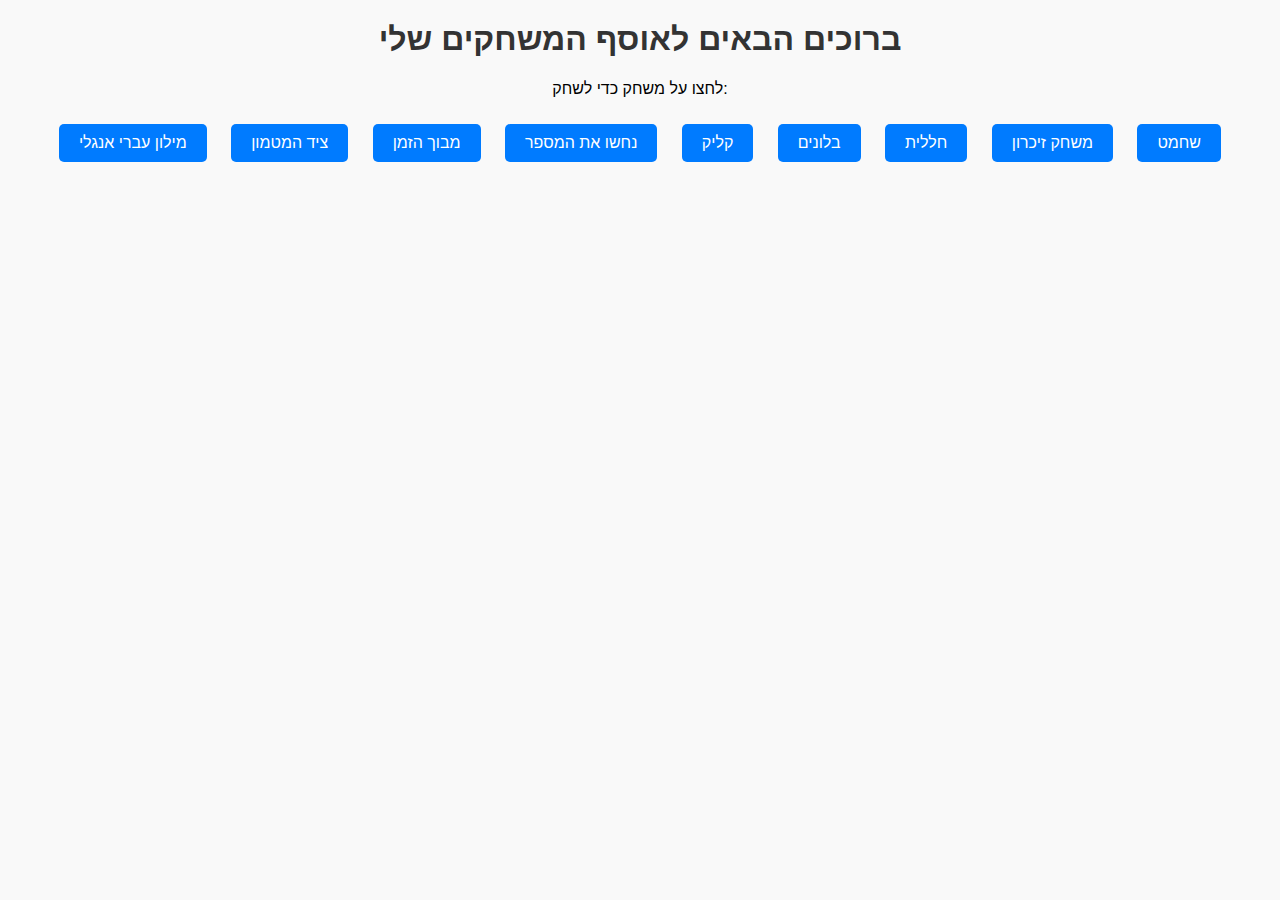
<file: index.html>
<!DOCTYPE html>
<html lang="he">
<head>
    <meta charset="UTF-8">
    <meta name="viewport" content="width=device-width, initial-scale=1.0">
    <title>אוסף משחקים</title>
    <style>
        body {
            font-family: Arial, sans-serif;
            text-align: center;
            background-color: #f9f9f9;
        }
        h1 {
            color: #333;
        }
        a {
            display: inline-block;
            margin: 10px;
            padding: 10px 20px;
            text-decoration: none;
            color: white;
            background-color: #007bff;
            border-radius: 5px;
            transition: background-color 0.3s;
        }
        a:hover {
            background-color: #0056b3;
        }
    </style>
</head>
<body>
    <h1>ברוכים הבאים לאוסף המשחקים שלי</h1>
    <p>לחצו על משחק כדי לשחק:</p>
    <a href="game0/index.html" target="_blank">מילון עברי אנגלי</a>
    <a href="game1/index.html" target="_blank">ציד המטמון</a>
    <a href="game2/index.html" target="_blank">מבוך הזמן</a>
    <a href="game3/index.html" target="_blank">נחשו את המספר</a>
    <a href="game4/index.html" target="_blank">קליק</a>
    <a href="game5/index.html" target="_blank">בלונים</a>
    <a href="game6/index.html" target="_blank">חללית</a>
    <a href="game7/index.html" target="_blank">משחק זיכרון</a>
    <a href="game8/index.html" target="_blank">שחמט</a>
</body>
</html>
</file>
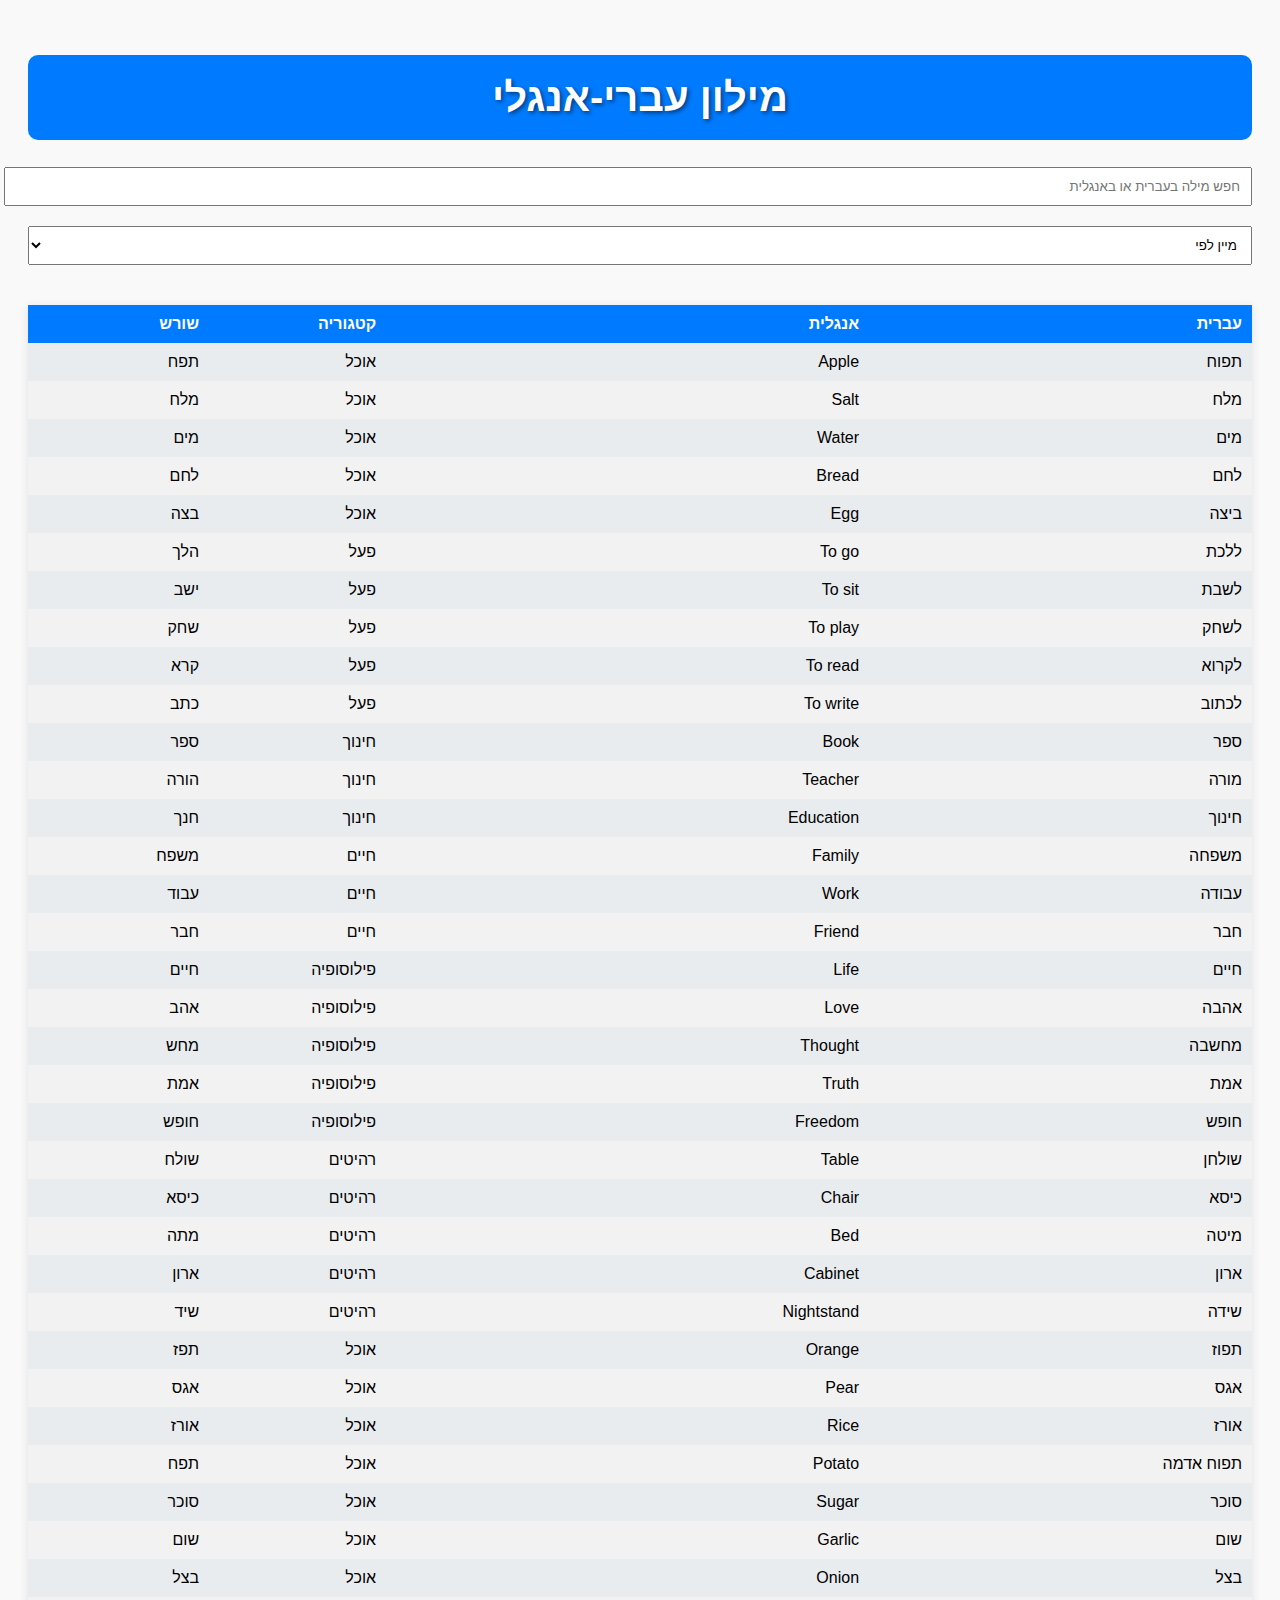
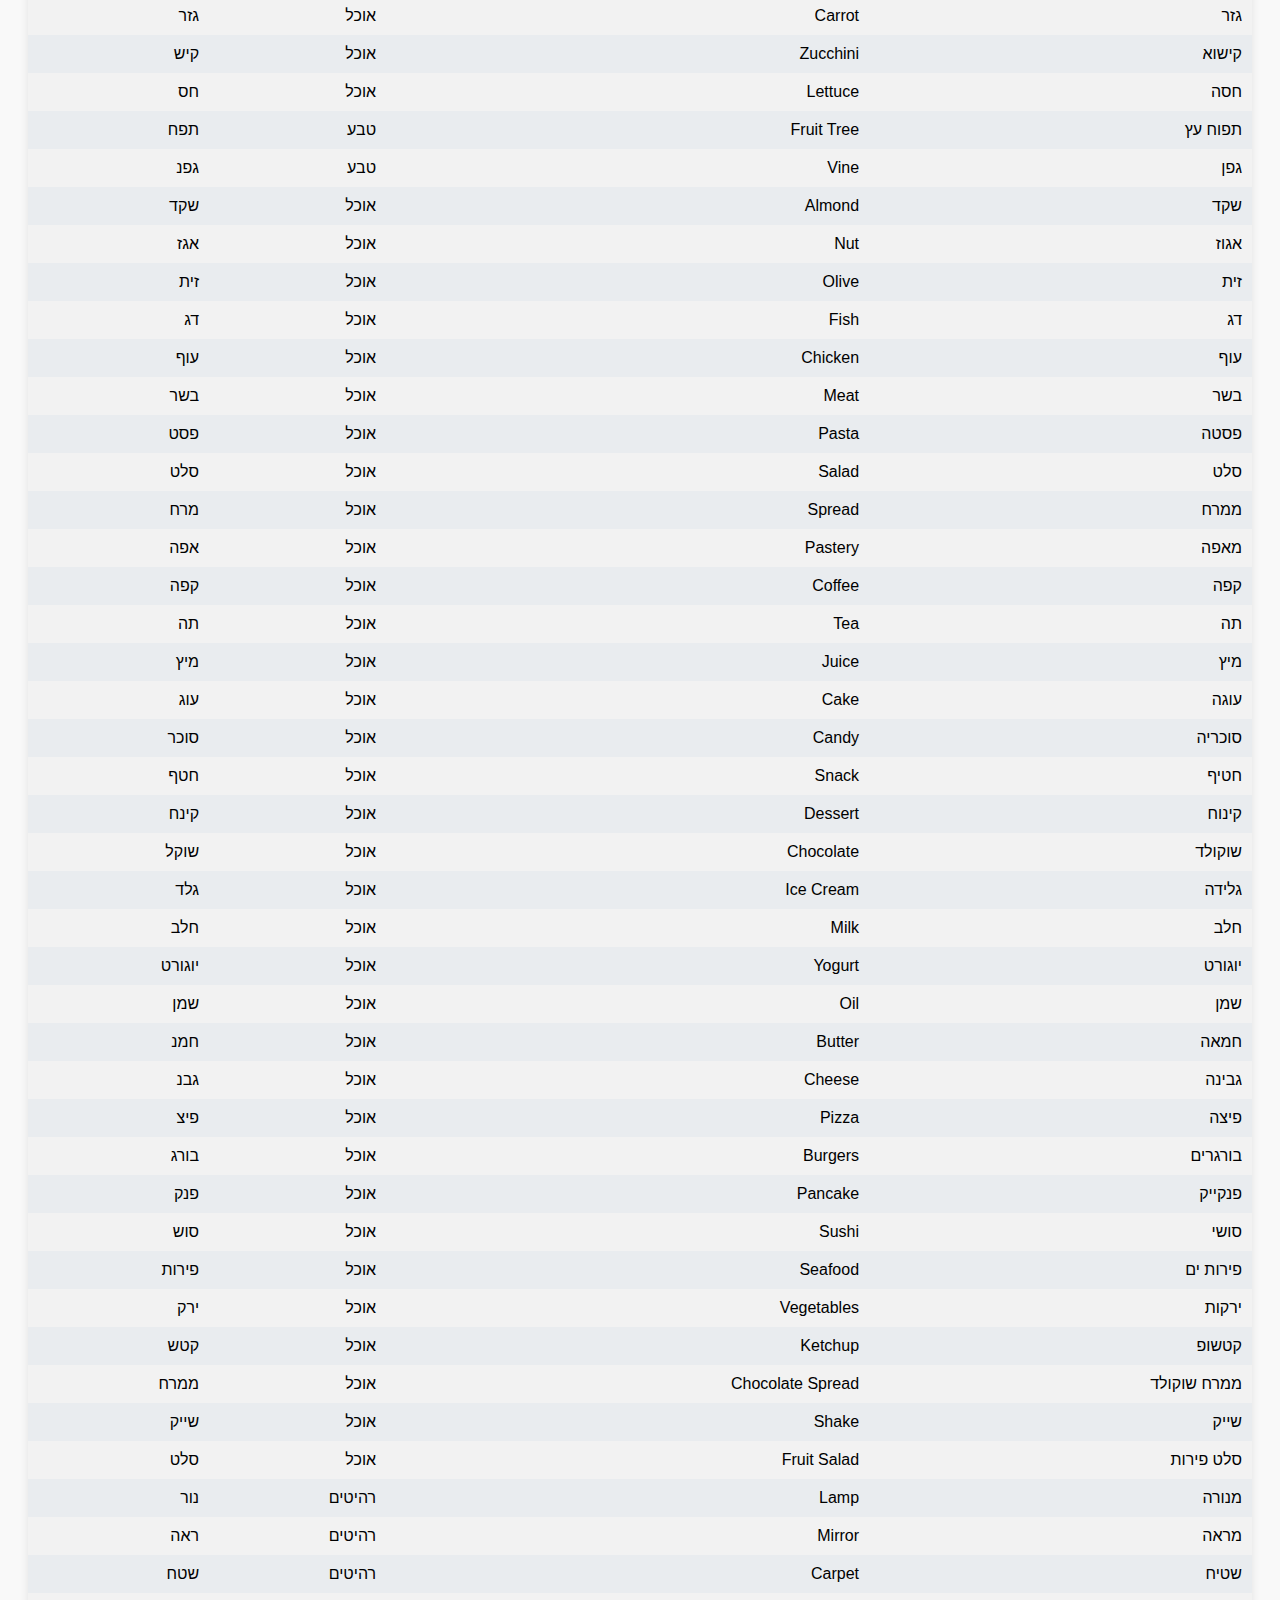
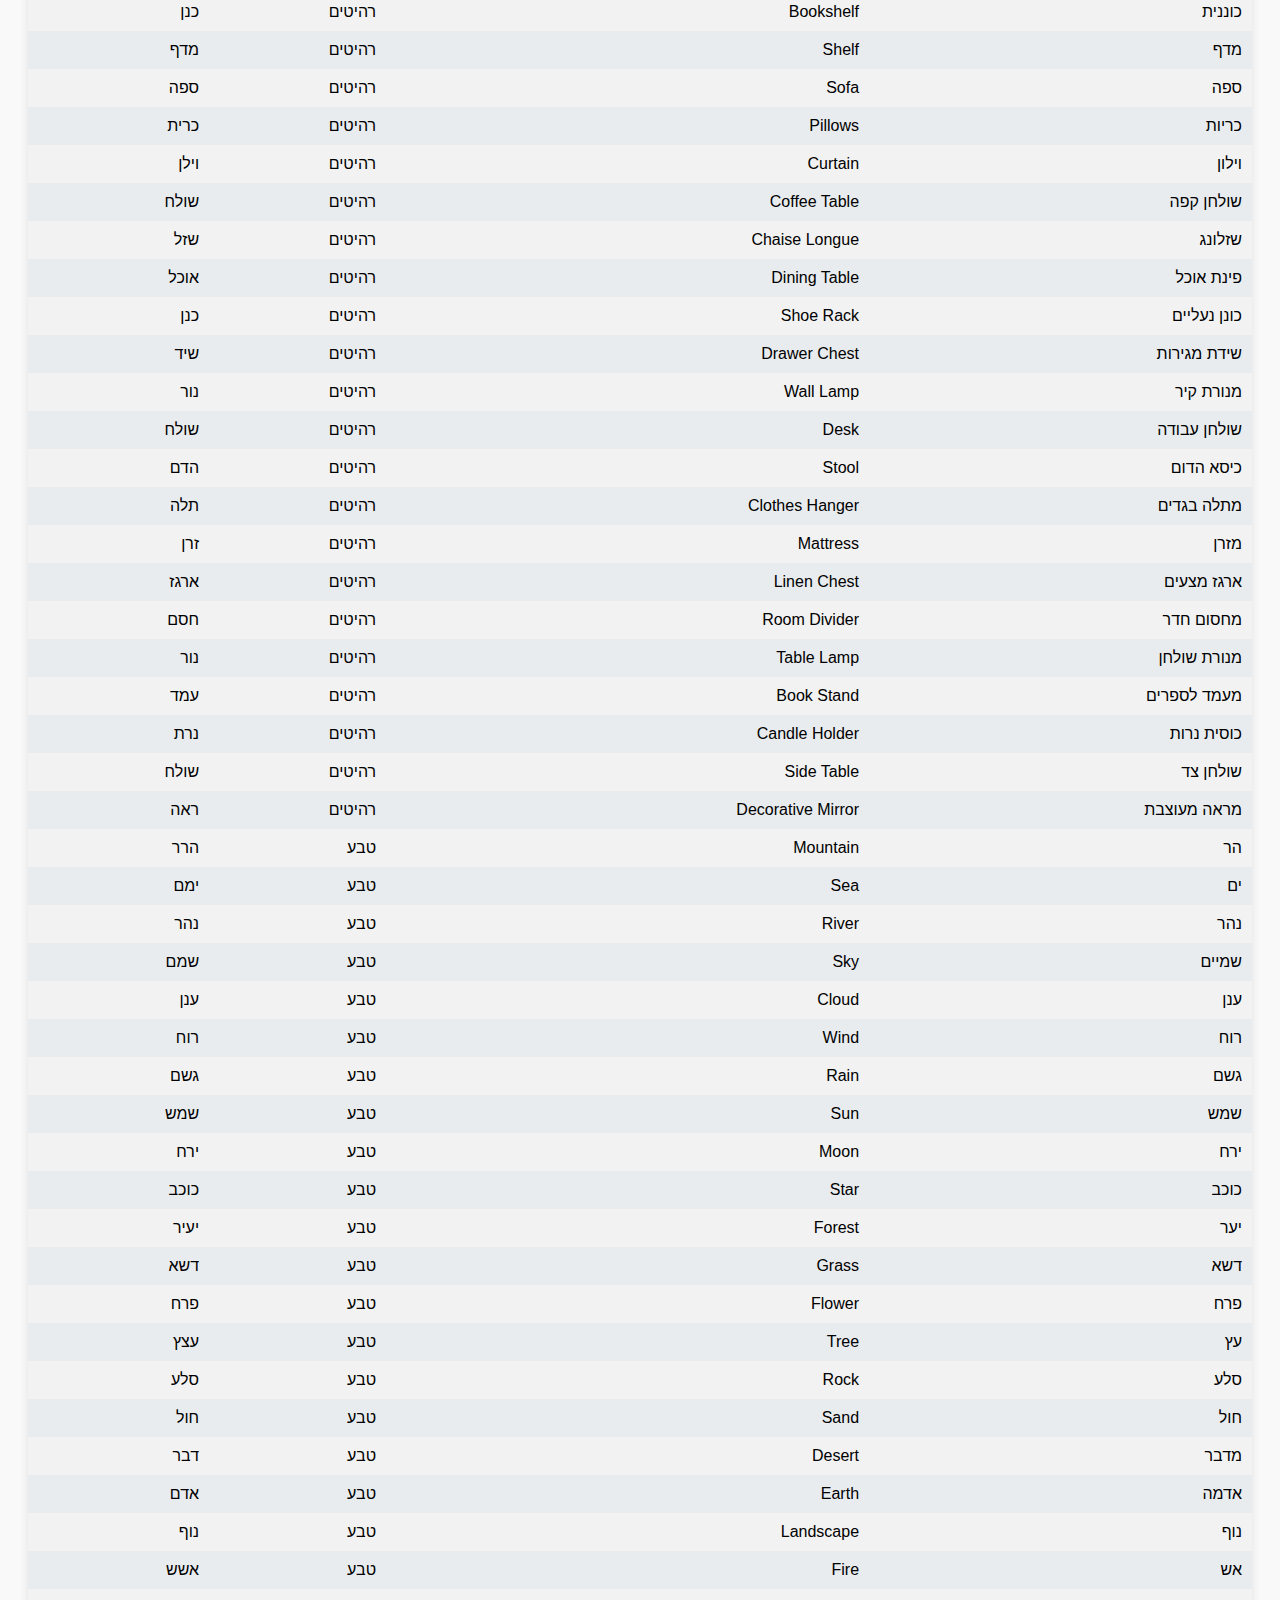
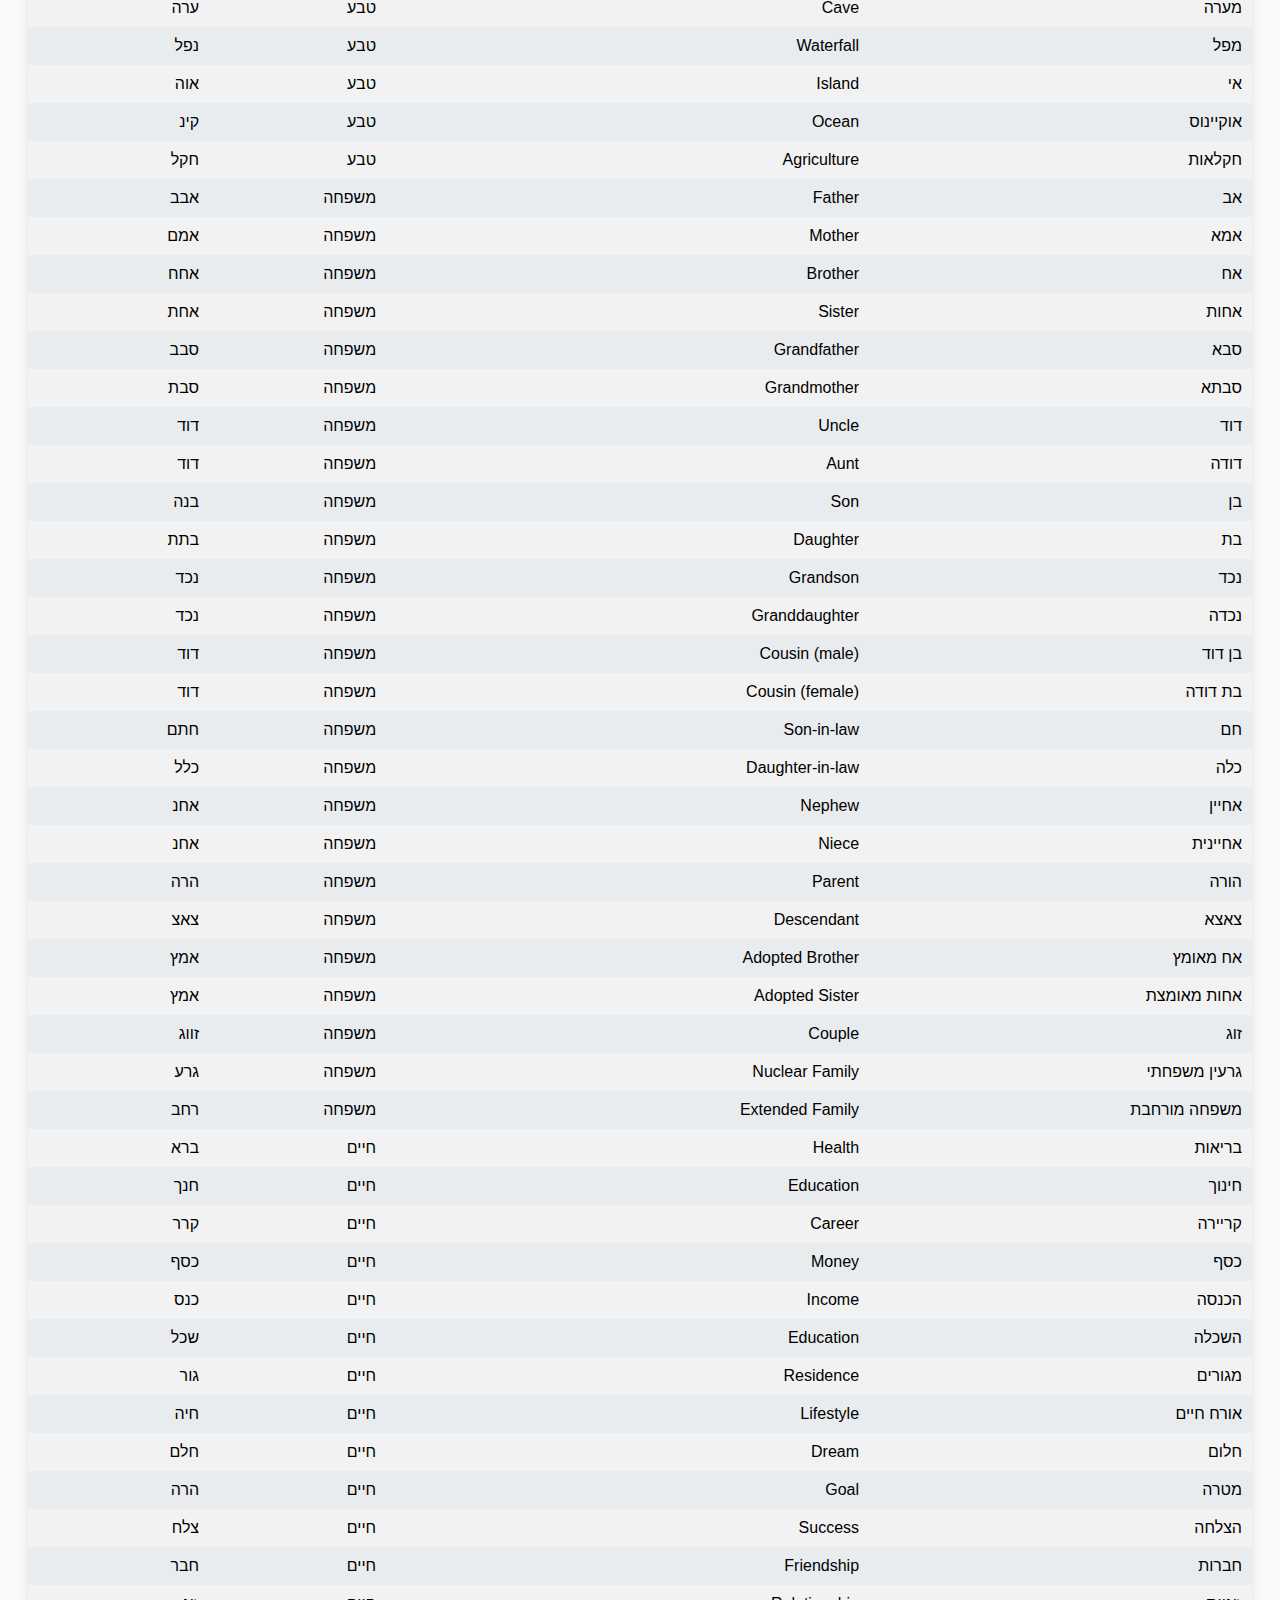
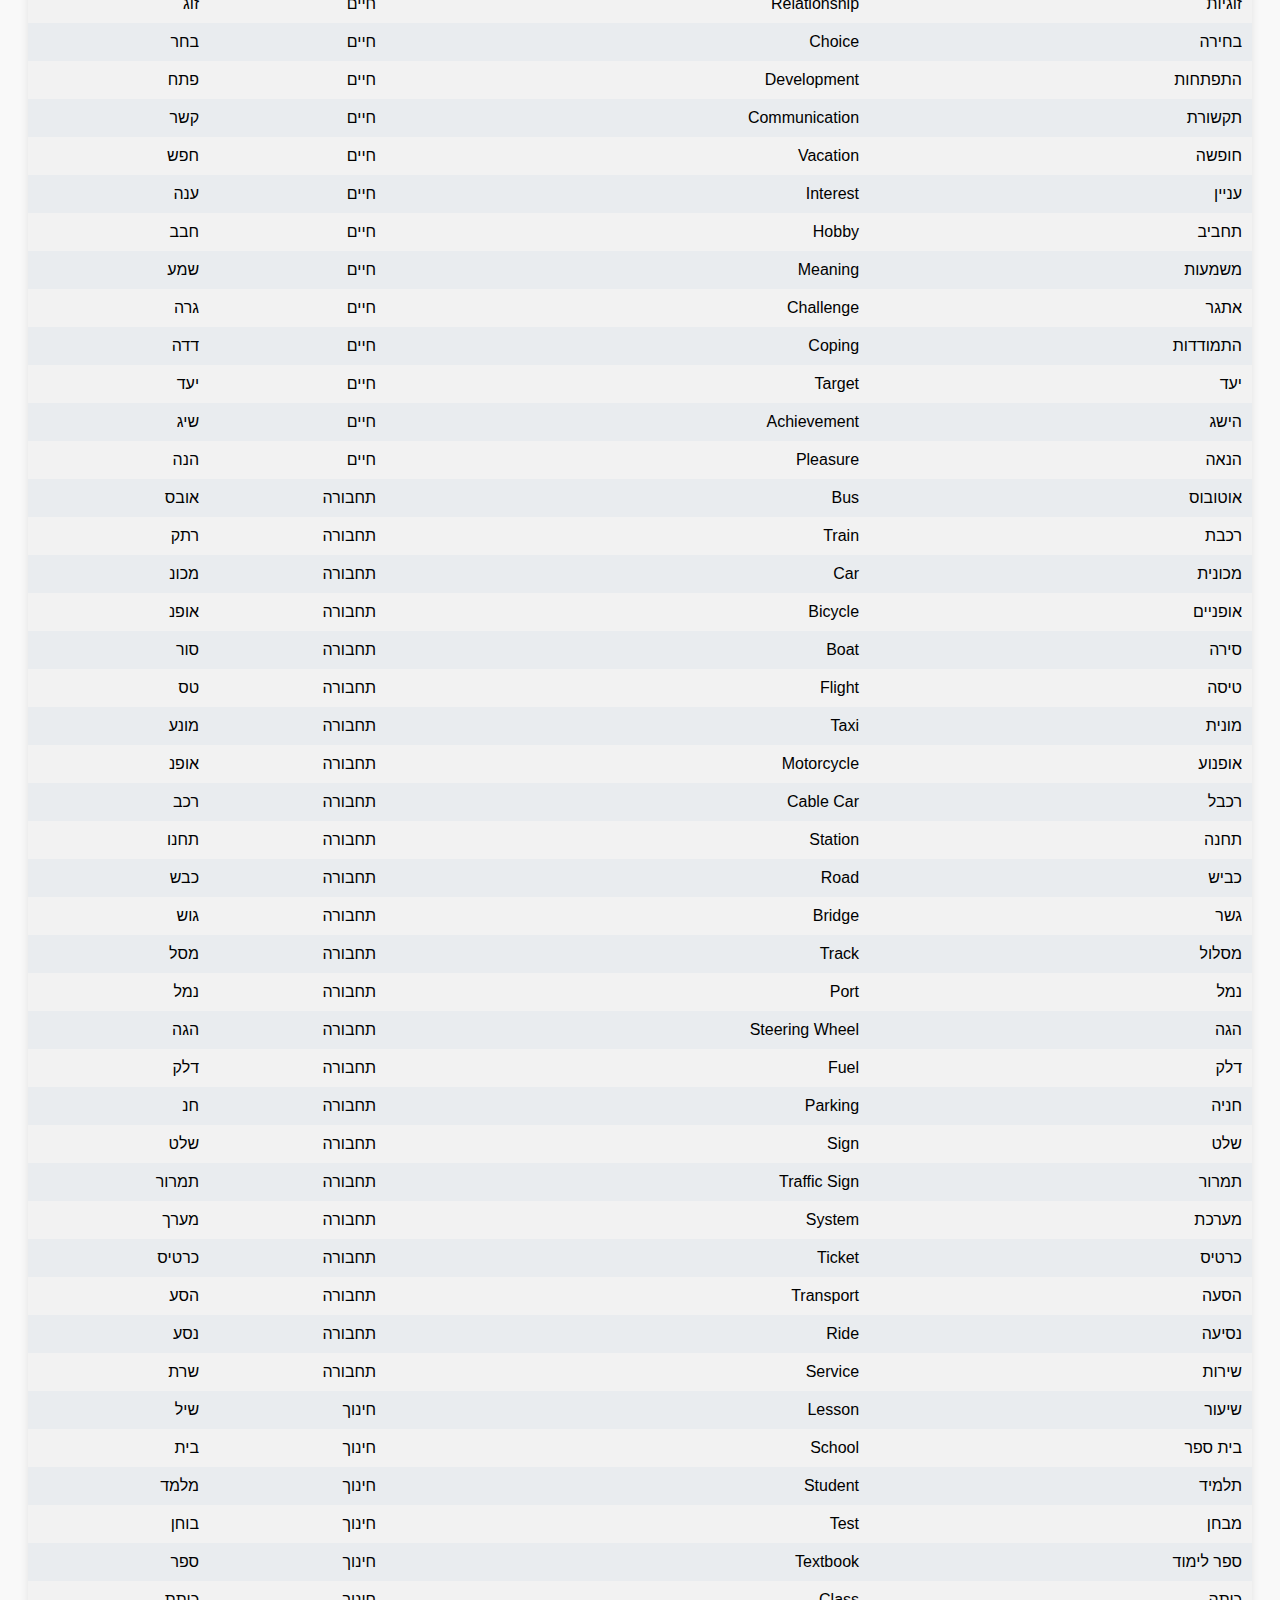
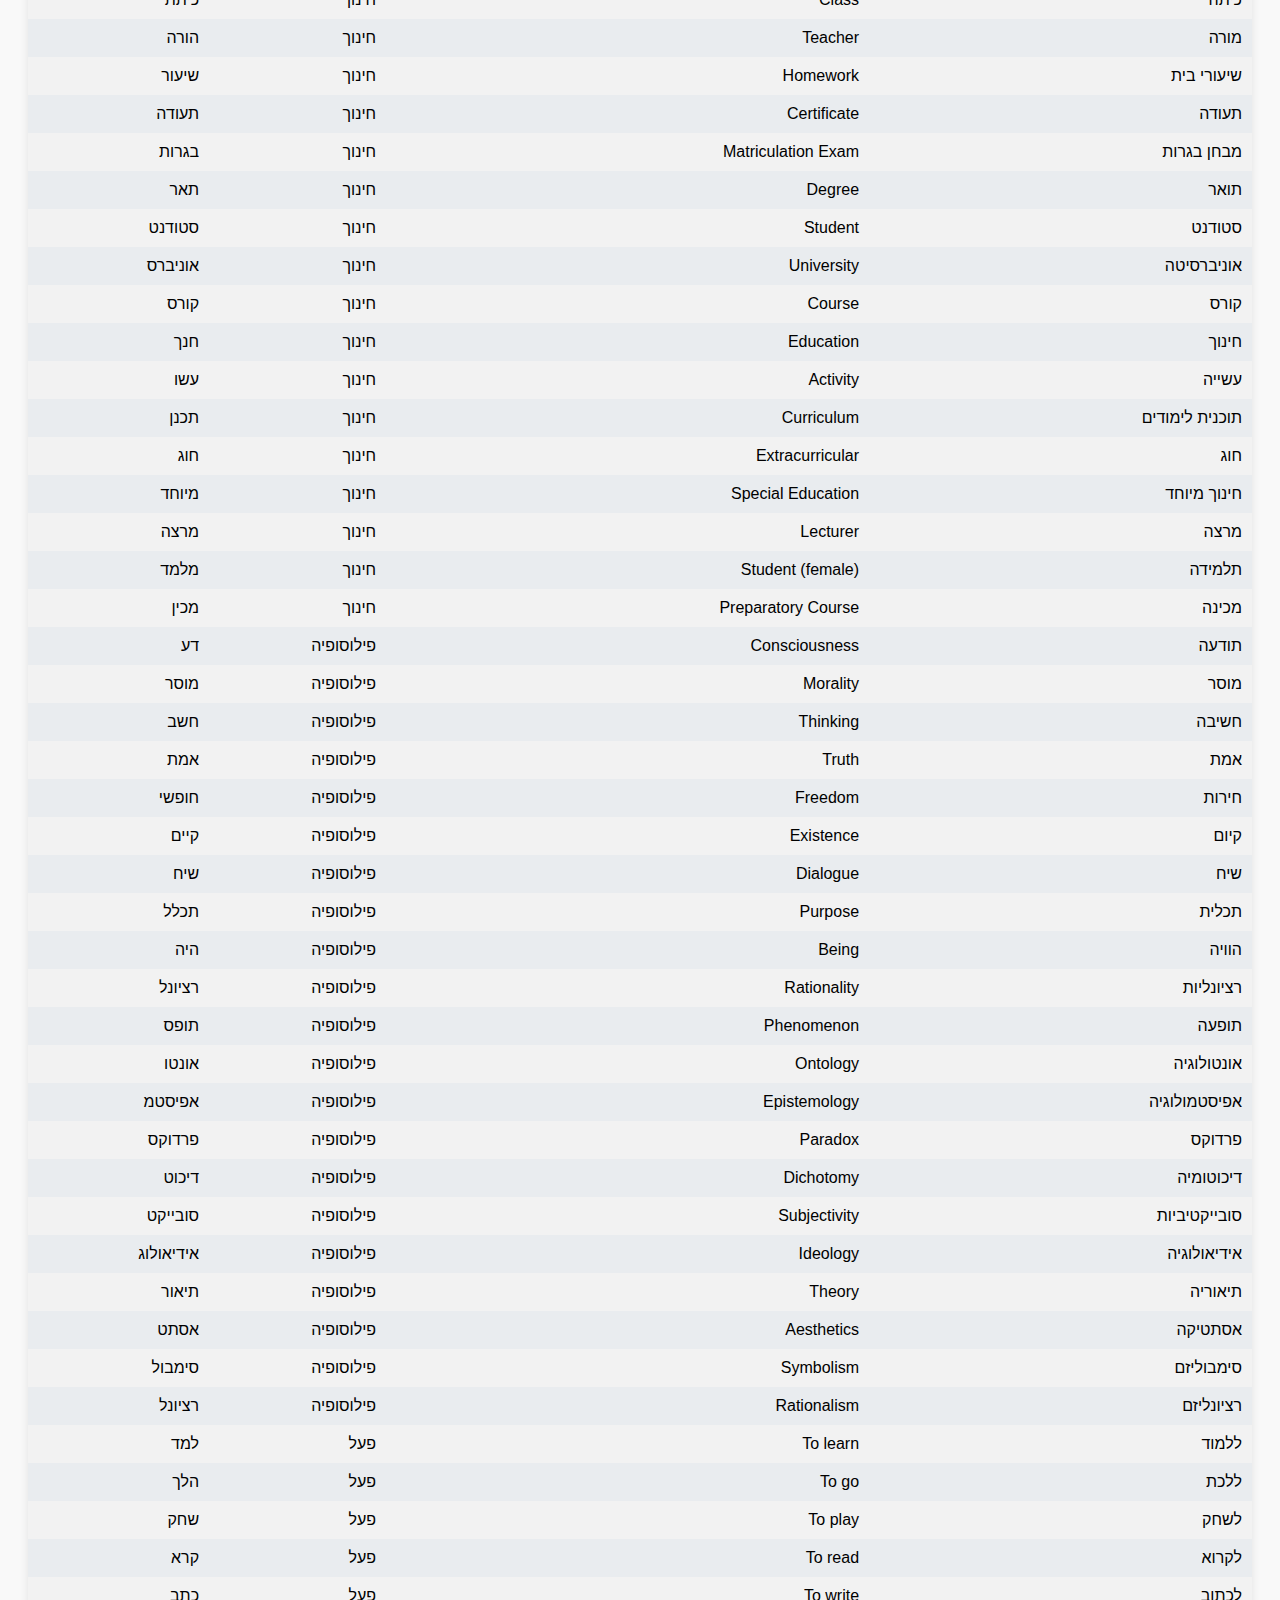
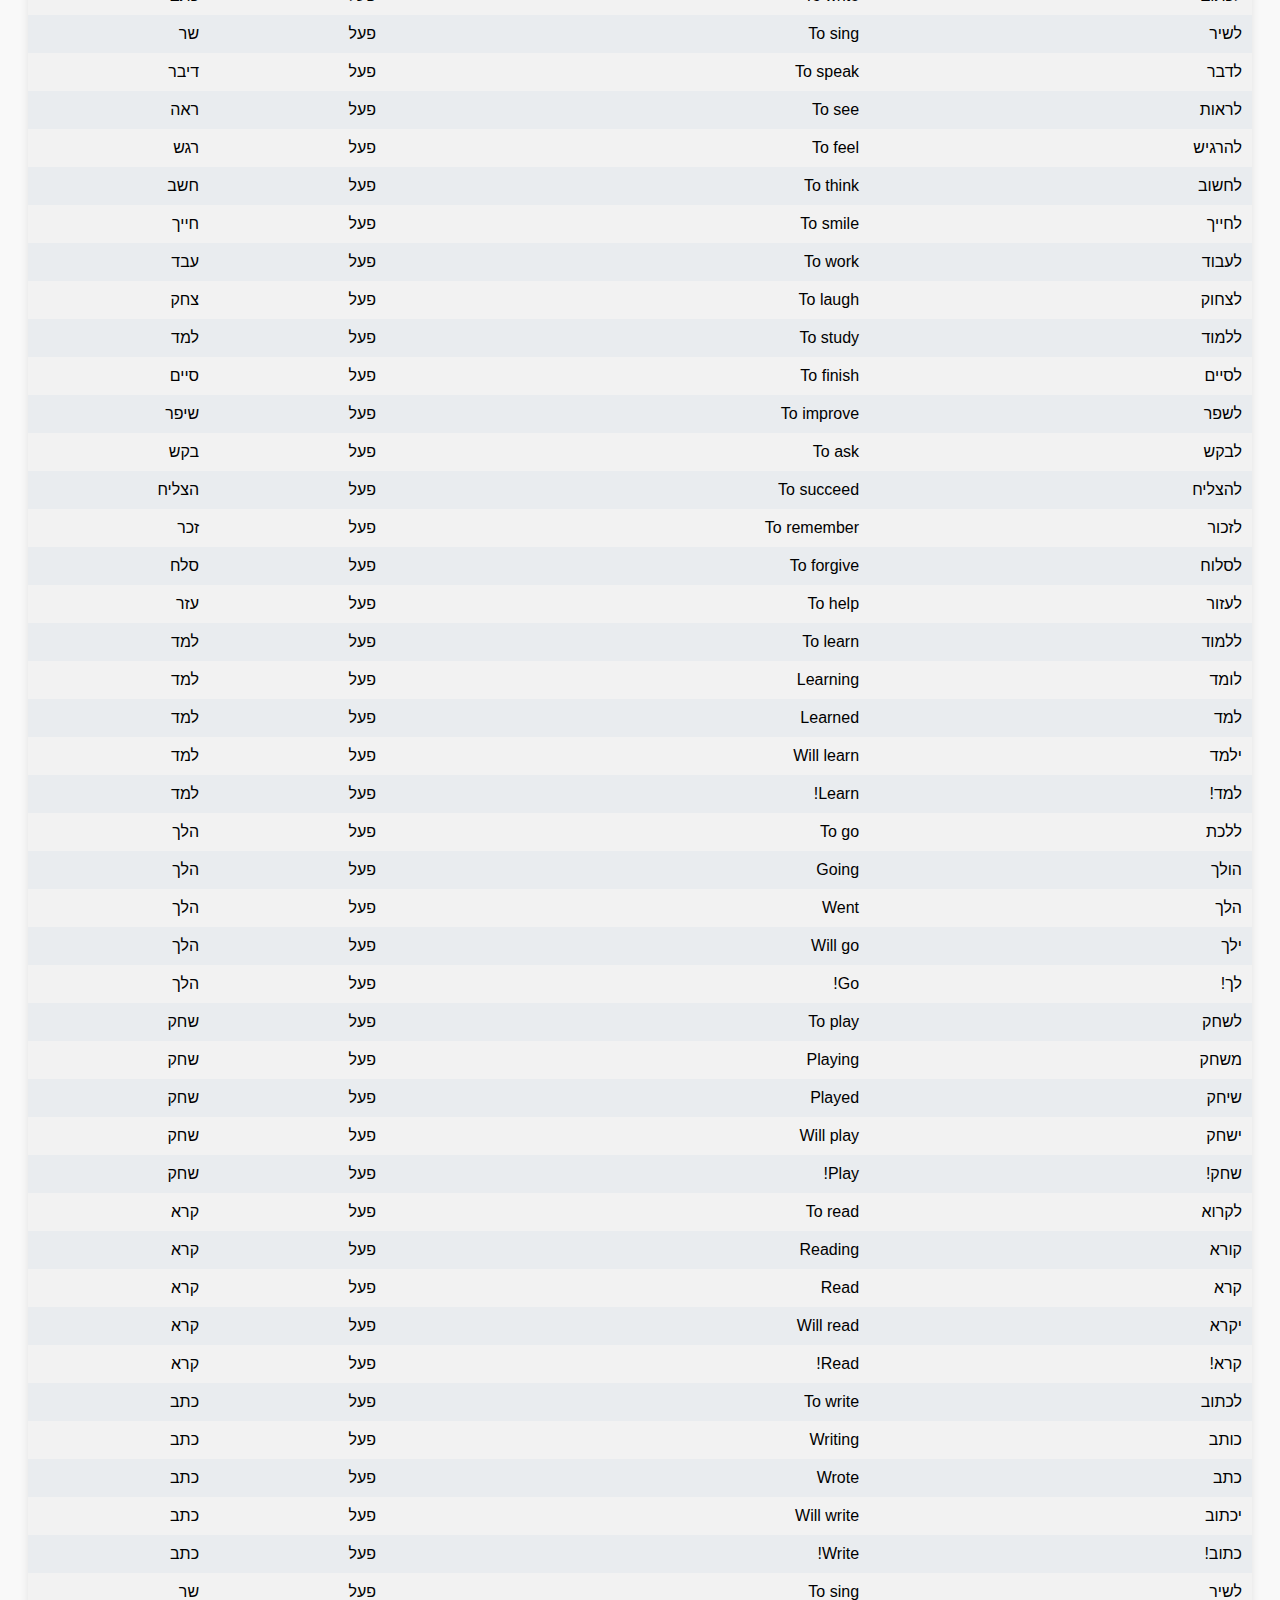
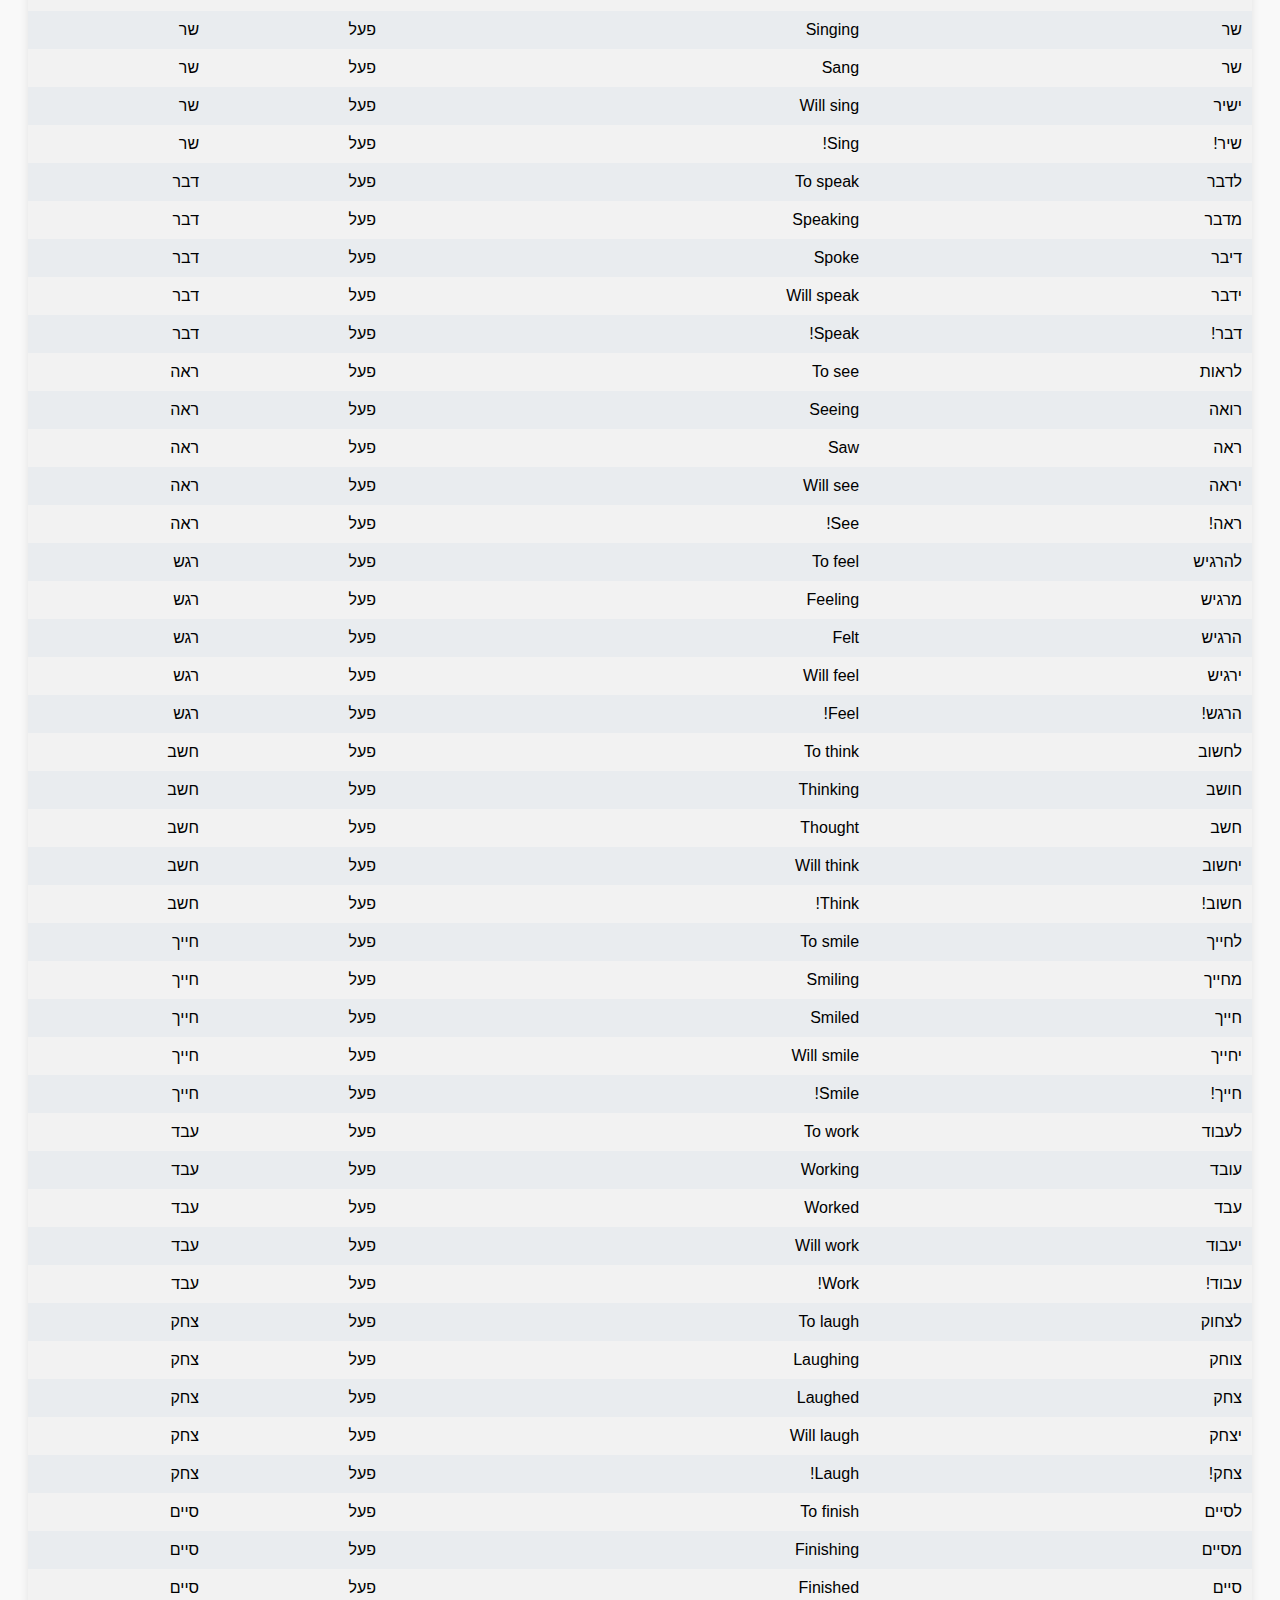
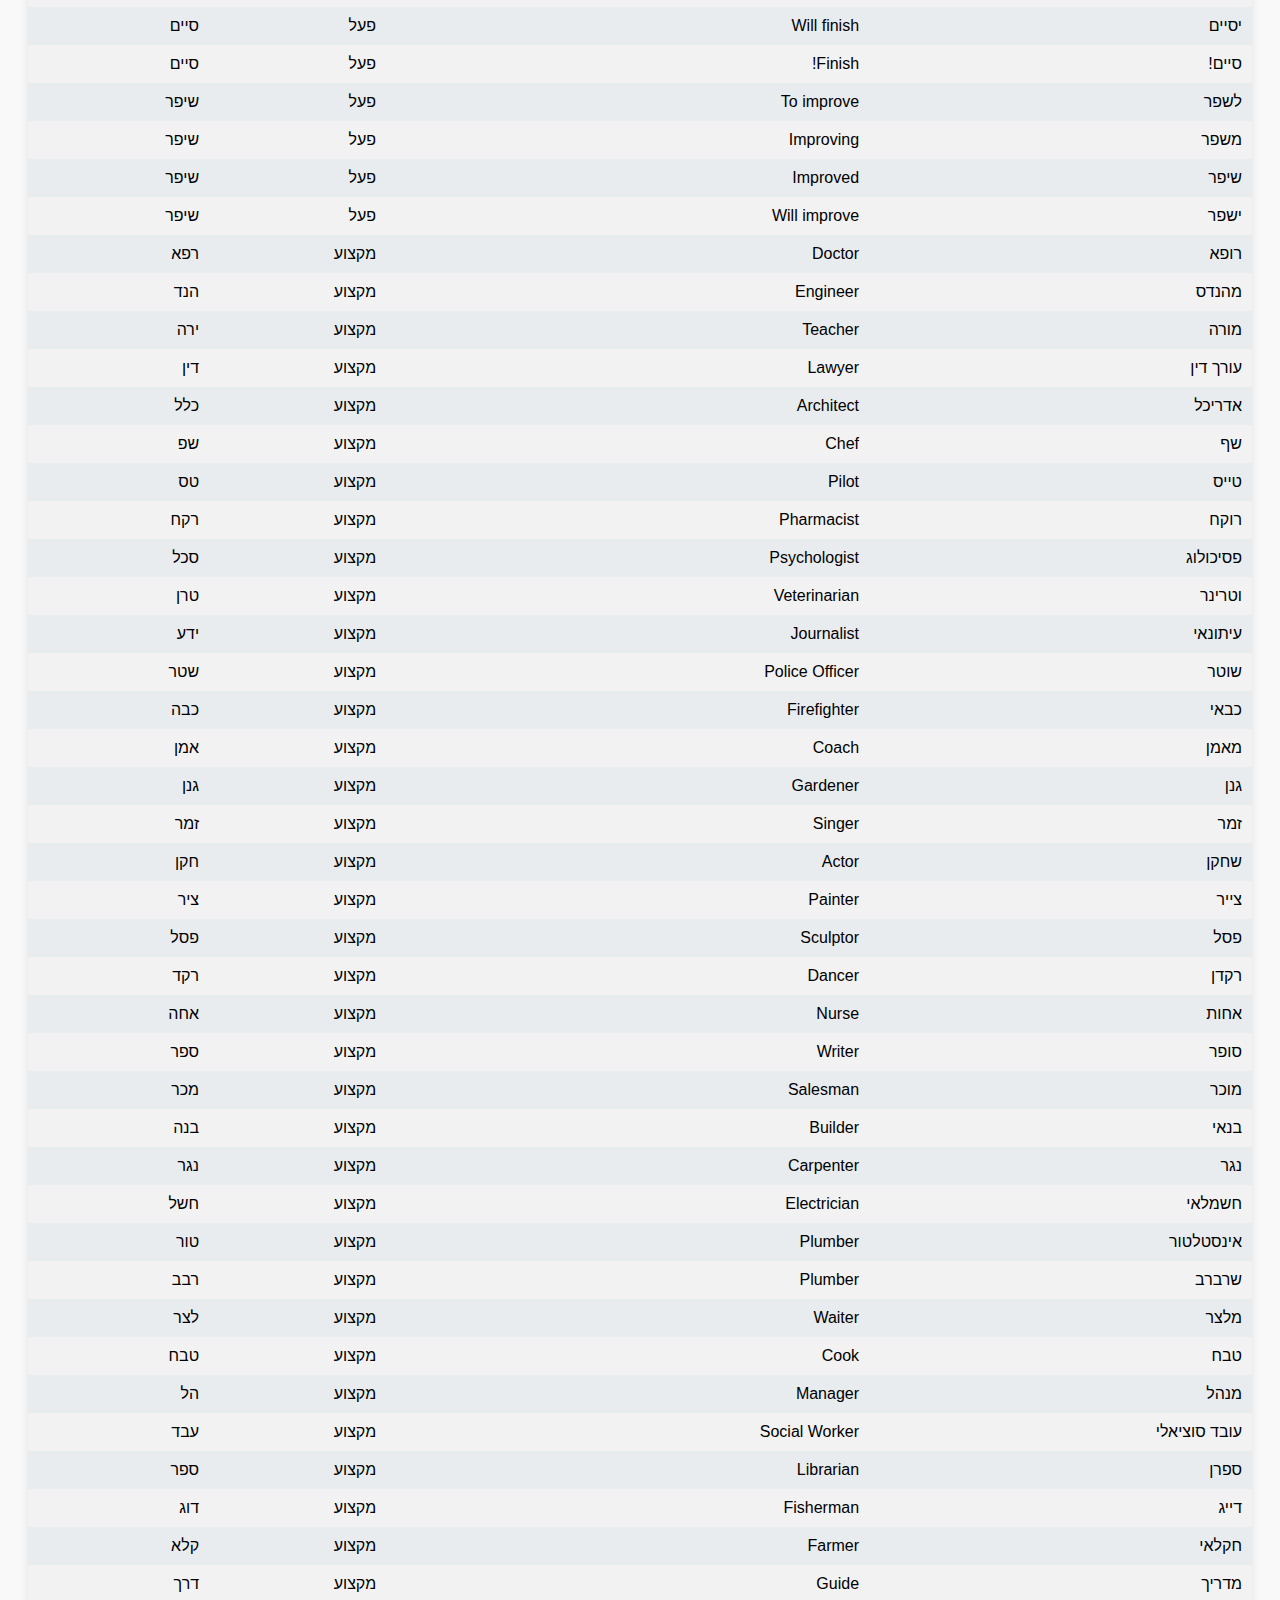
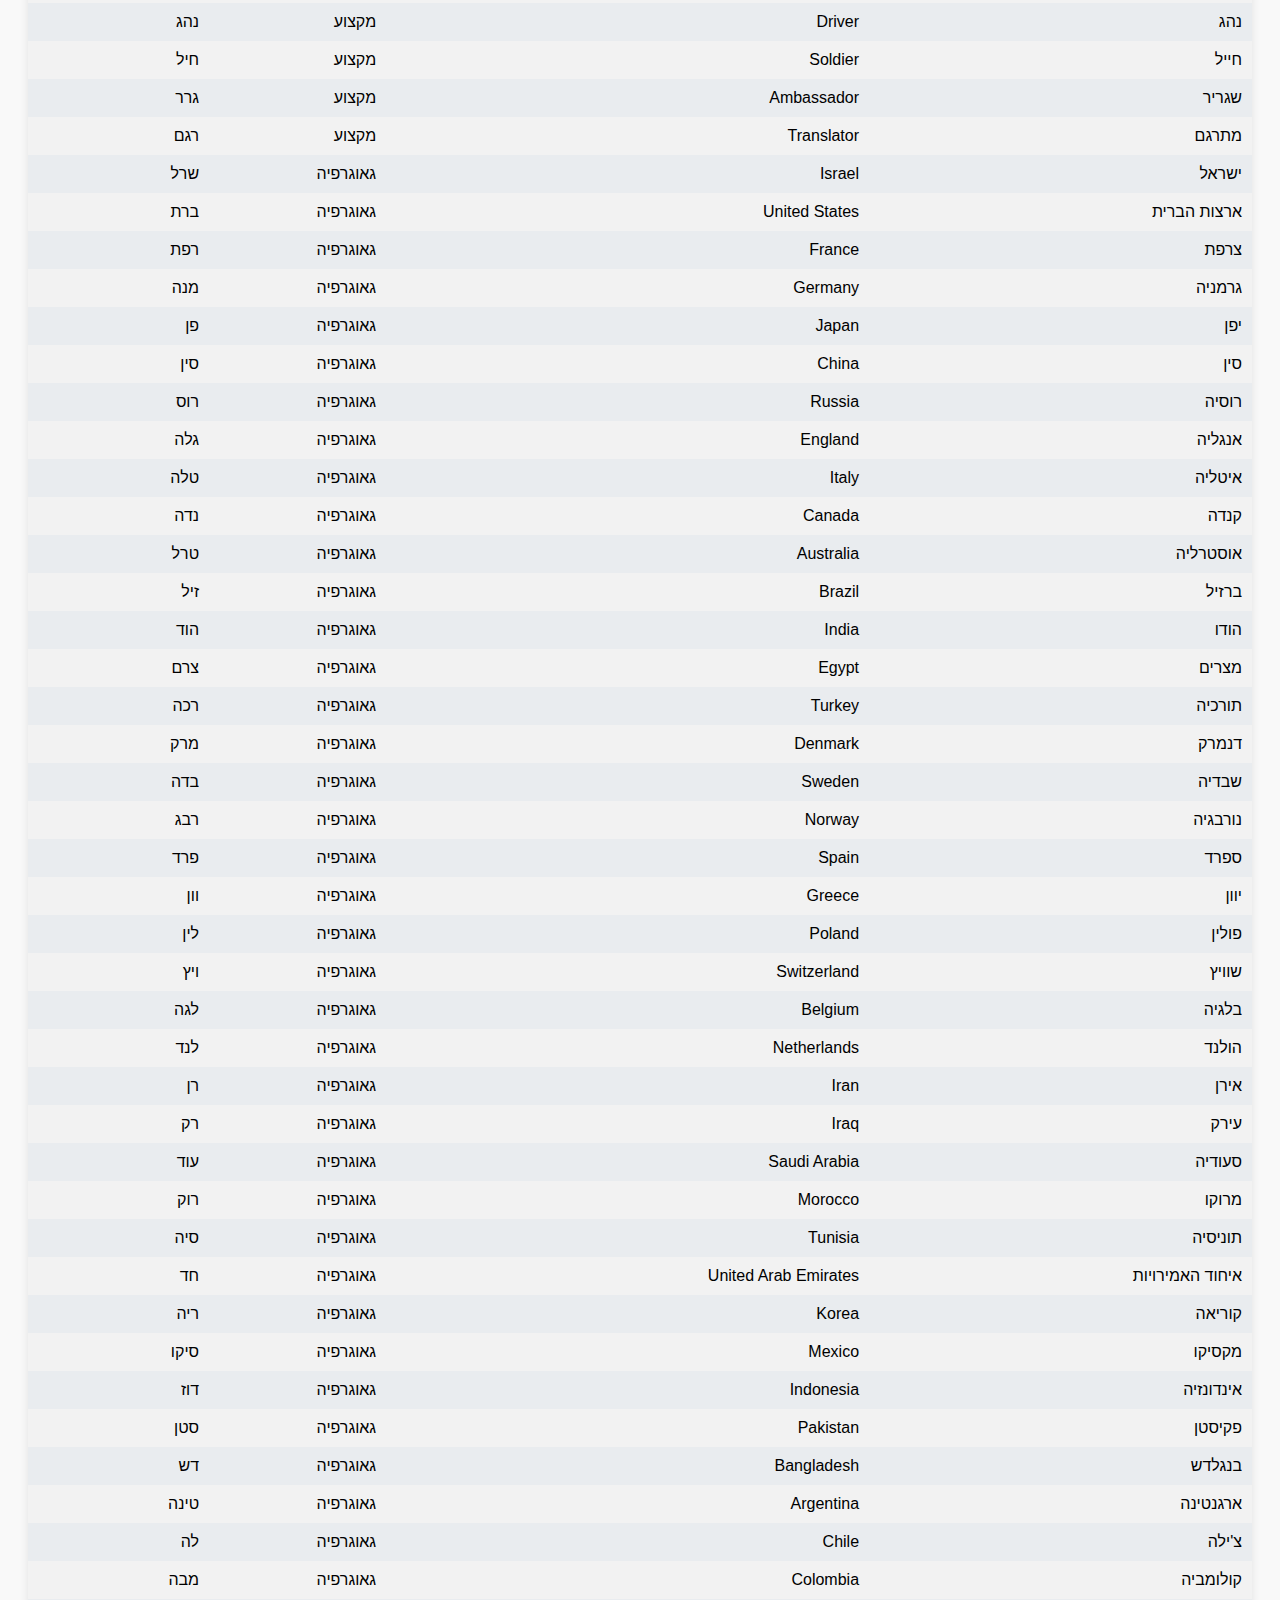
<file: game0/index.html>
<!DOCTYPE html>
<html lang="he">
<head>
    <meta charset="UTF-8">
    <meta name="viewport" content="width=device-width, initial-scale=1.0">
    <title>מילון עברי-אנגלי</title>
    <style>
        body {
            font-family: Arial, sans-serif;
            direction: rtl;
            padding: 20px;
            background-color: #f9f9f9;
        }
        h1 {
            color: #fff;
            text-align: center;
            background-color: #007BFF;
            padding: 20px;
            border-radius: 10px;
            font-size: 2.5em;
            text-shadow: 2px 2px 4px rgba(0, 0, 0, 0.5);
        }
        a {
            display: block;
            text-align: center;
            margin: 20px;
            font-size: 1.2em;
            color: #007BFF;
            text-decoration: none;
        }
        a:hover {
            text-decoration: underline;
        }
        table {
            width: 100%;
            border-collapse: collapse;
            margin-top: 20px;
            box-shadow: 0 2px 10px rgba(0, 0, 0, 0.1);
        }
        th {
            background-color: #007BFF;
            color: white;
            padding: 10px;
            text-align: right;
        }
        td {
            padding: 10px;
            text-align: right;
            transition: transform 0.2s;
        }
        tr:hover {
            transform: translateY(-2px);
            box-shadow: 0 2px 5px rgba(0, 0, 0, 0.2);
        }
        tr:nth-child(even) {
            background-color: #f2f2f2;
        }
        tr:nth-child(odd) {
            background-color: #e9ecef;
        }
        input[type="text"], select {
            width: 100%;
            padding: 10px;
            margin-bottom: 20px;
        }
    </style>
</head>
<body>

<h1>מילון עברי-אנגלי</h1>
<input type="text" id="searchInput" placeholder="חפש מילה בעברית או באנגלית" onkeyup="filterTable()">
<select id="sortSelect" onchange="sortTable()">
    <option value="default">מיין לפי</option>
    <option value="alphabet">סדר אלף-בית</option>
    <option value="abc">סדר A, B, C</option>
    <option value="category">קטגוריה</option>
    <option value="root">שורש</option> <!-- מיון לפי שורש -->
</select>

<table id="dictionaryTable">
    <thead>
        <tr>
            <th>עברית</th>
            <th>אנגלית</th>
            <th>קטגוריה</th>
            <th>שורש</th> <!-- עמודת שורש -->
        </tr>
    </thead>
    <tbody>
        <!-- הוספת מילים נוספות -->
    <!-- מילים קיימות -->
    <tr>
        <td>תפוח</td>
        <td>Apple</td>
        <td>אוכל</td>
        <td>תפח</td>
    </tr>
    <tr>
        <td>מלח</td>
        <td>Salt</td>
        <td>אוכל</td>
        <td>מלח</td>
    </tr>
    <tr>
        <td>מים</td>
        <td>Water</td>
        <td>אוכל</td>
        <td>מים</td>
    </tr>
    <tr>
        <td>לחם</td>
        <td>Bread</td>
        <td>אוכל</td>
        <td>לחם</td>
    </tr>
    <tr>
        <td>ביצה</td>
        <td>Egg</td>
        <td>אוכל</td>
        <td>בצה</td>
    </tr>
    <tr>
        <td>ללכת</td>
        <td>To go</td>
        <td>פעל</td>
        <td>הלך</td>
    </tr>
    <tr>
        <td>לשבת</td>
        <td>To sit</td>
        <td>פעל</td>
        <td>ישב</td>
    </tr>
    <tr>
        <td>לשחק</td>
        <td>To play</td>
        <td>פעל</td>
        <td>שחק</td>
    </tr>
    <tr>
        <td>לקרוא</td>
        <td>To read</td>
        <td>פעל</td>
        <td>קרא</td>
    </tr>
    <tr>
        <td>לכתוב</td>
        <td>To write</td>
        <td>פעל</td>
        <td>כתב</td>
    </tr>
    <tr>
        <td>ספר</td>
        <td>Book</td>
        <td>חינוך</td>
        <td>ספר</td>
    </tr>
    <tr>
        <td>מורה</td>
        <td>Teacher</td>
        <td>חינוך</td>
        <td>הורה</td>
    </tr>
    <tr>
        <td>חינוך</td>
        <td>Education</td>
        <td>חינוך</td>
        <td>חנך</td>
    </tr>
    <tr>
        <td>משפחה</td>
        <td>Family</td>
        <td>חיים</td>
        <td>משפח</td>
    </tr>
    <tr>
        <td>עבודה</td>
        <td>Work</td>
        <td>חיים</td>
        <td>עבוד</td>
    </tr>
    <tr>
        <td>חבר</td>
        <td>Friend</td>
        <td>חיים</td>
        <td>חבר</td>
    </tr>
    <tr>
        <td>חיים</td>
        <td>Life</td>
        <td>פילוסופיה</td>
        <td>חיים</td>
    </tr>
    <tr>
        <td>אהבה</td>
        <td>Love</td>
        <td>פילוסופיה</td>
        <td>אהב</td>
    </tr>
    <tr>
        <td>מחשבה</td>
        <td>Thought</td>
        <td>פילוסופיה</td>
        <td>מחש</td>
    </tr>
    <tr>
        <td>אמת</td>
        <td>Truth</td>
        <td>פילוסופיה</td>
        <td>אמת</td>
    </tr>
    <tr>
        <td>חופש</td>
        <td>Freedom</td>
        <td>פילוסופיה</td>
        <td>חופש</td>
    </tr>
    <tr>
        <td>שולחן</td>
        <td>Table</td>
        <td>רהיטים</td>
        <td>שולח</td>
    </tr>
    <tr>
        <td>כיסא</td>
        <td>Chair</td>
        <td>רהיטים</td>
        <td>כיסא</td>
    </tr>
    <tr>
        <td>מיטה</td>
        <td>Bed</td>
        <td>רהיטים</td>
        <td>מתה</td>
    </tr>
    <tr>
        <td>ארון</td>
        <td>Cabinet</td>
        <td>רהיטים</td>
        <td>ארון</td>
    </tr>
    <tr>
        <td>שידה</td>
        <td>Nightstand</td>
        <td>רהיטים</td>
        <td>שיד</td>
    </tr>
    <!-- הוספת 150 מילים נוספות -->
    <tr>
        <td>תפוז</td>
        <td>Orange</td>
        <td>אוכל</td>
        <td>תפז</td>
    </tr>
    <tr>
        <td>אגס</td>
        <td>Pear</td>
        <td>אוכל</td>
        <td>אגס</td>
    </tr>
    <tr>
        <td>אורז</td>
        <td>Rice</td>
        <td>אוכל</td>
        <td>אורז</td>
    </tr>
    <tr>
        <td>תפוח אדמה</td>
        <td>Potato</td>
        <td>אוכל</td>
        <td>תפח</td>
    </tr>
    <tr>
        <td>סוכר</td>
        <td>Sugar</td>
        <td>אוכל</td>
        <td>סוכר</td>
    </tr>
    <tr>
        <td>שום</td>
        <td>Garlic</td>
        <td>אוכל</td>
        <td>שום</td>
    </tr>
    <tr>
        <td>בצל</td>
        <td>Onion</td>
        <td>אוכל</td>
        <td>בצל</td>
    </tr>
    <tr>
        <td>גזר</td>
        <td>Carrot</td>
        <td>אוכל</td>
        <td>גזר</td>
    </tr>
    <tr>
        <td>קישוא</td>
        <td>Zucchini</td>
        <td>אוכל</td>
        <td>קיש</td>
    </tr>
    <tr>
        <td>חסה</td>
        <td>Lettuce</td>
        <td>אוכל</td>
        <td>חס</td>
    </tr>
    <tr>
        <td>תפוח עץ</td>
        <td>Fruit Tree</td>
        <td>טבע</td>
        <td>תפח</td>
    </tr>
    <tr>
        <td>גפן</td>
        <td>Vine</td>
        <td>טבע</td>
        <td>גפנ</td>
    </tr>
    <tr>
        <td>שקד</td>
        <td>Almond</td>
        <td>אוכל</td>
        <td>שקד</td>
    </tr>
    <tr>
        <td>אגוז</td>
        <td>Nut</td>
        <td>אוכל</td>
        <td>אגז</td>
    </tr>
    <tr>
        <td>זית</td>
        <td>Olive</td>
        <td>אוכל</td>
        <td>זית</td>
    </tr>
    <tr>
        <td>דג</td>
        <td>Fish</td>
        <td>אוכל</td>
        <td>דג</td>
    </tr>
    <tr>
        <td>עוף</td>
        <td>Chicken</td>
        <td>אוכל</td>
        <td>עוף</td>
    </tr>
    <tr>
        <td>בשר</td>
        <td>Meat</td>
        <td>אוכל</td>
        <td>בשר</td>
    </tr>
    <tr>
        <td>פסטה</td>
        <td>Pasta</td>
        <td>אוכל</td>
        <td>פסט</td>
    </tr>
    <tr>
        <td>סלט</td>
        <td>Salad</td>
        <td>אוכל</td>
        <td>סלט</td>
    </tr>
    <tr>
        <td>ממרח</td>
        <td>Spread</td>
        <td>אוכל</td>
        <td>מרח</td>
    </tr>
    <tr>
        <td>מאפה</td>
        <td>Pastery</td>
        <td>אוכל</td>
        <td>אפה</td>
    </tr>
    <tr>
        <td>קפה</td>
        <td>Coffee</td>
        <td>אוכל</td>
        <td>קפה</td>
    </tr>
    <tr>
        <td>תה</td>
        <td>Tea</td>
        <td>אוכל</td>
        <td>תה</td>
    </tr>
    <tr>
        <td>מיץ</td>
        <td>Juice</td>
        <td>אוכל</td>
        <td>מיץ</td>
    </tr>
    <tr>
        <td>עוגה</td>
        <td>Cake</td>
        <td>אוכל</td>
        <td>עוג</td>
    </tr>
    <tr>
        <td>סוכריה</td>
        <td>Candy</td>
        <td>אוכל</td>
        <td>סוכר</td>
    </tr>
    <tr>
        <td>חטיף</td>
        <td>Snack</td>
        <td>אוכל</td>
        <td>חטף</td>
    </tr>
    <tr>
        <td>קינוח</td>
        <td>Dessert</td>
        <td>אוכל</td>
        <td>קינח</td>
    </tr>
    <tr>
        <td>שוקולד</td>
        <td>Chocolate</td>
        <td>אוכל</td>
        <td>שוקל</td>
    </tr>
    <tr>
        <td>גלידה</td>
        <td>Ice Cream</td>
        <td>אוכל</td>
        <td>גלד</td>
    </tr>
    <tr>
        <td>חלב</td>
        <td>Milk</td>
        <td>אוכל</td>
        <td>חלב</td>
    </tr>
    <tr>
        <td>יוגורט</td>
        <td>Yogurt</td>
        <td>אוכל</td>
        <td>יוגורט</td>
    </tr>
    <tr>
        <td>שמן</td>
        <td>Oil</td>
        <td>אוכל</td>
        <td>שמן</td>
    </tr>
    <tr>
        <td>חמאה</td>
        <td>Butter</td>
        <td>אוכל</td>
        <td>חמנ</td>
    </tr>
    <tr>
        <td>גבינה</td>
        <td>Cheese</td>
        <td>אוכל</td>
        <td>גבנ</td>
    </tr>
    <tr>
        <td>פיצה</td>
        <td>Pizza</td>
        <td>אוכל</td>
        <td>פיצ</td>
    </tr>
    <tr>
        <td>בורגרים</td>
        <td>Burgers</td>
        <td>אוכל</td>
        <td>בורג</td>
    </tr>
    <tr>
        <td>פנקייק</td>
        <td>Pancake</td>
        <td>אוכל</td>
        <td>פנק</td>
    </tr>
    <tr>
        <td>סושי</td>
        <td>Sushi</td>
        <td>אוכל</td>
        <td>סוש</td>
    </tr>
    <tr>
        <td>פירות ים</td>
        <td>Seafood</td>
        <td>אוכל</td>
        <td>פירות</td>
    </tr>
    <tr>
        <td>ירקות</td>
        <td>Vegetables</td>
        <td>אוכל</td>
        <td>ירק</td>
    </tr>
    <tr>
        <td>קטשופ</td>
        <td>Ketchup</td>
        <td>אוכל</td>
        <td>קטש</td>
    </tr>
    <tr>
        <td>ממרח שוקולד</td>
        <td>Chocolate Spread</td>
        <td>אוכל</td>
        <td>ממרח</td>
    </tr>
    <tr>
        <td>שייק</td>
        <td>Shake</td>
        <td>אוכל</td>
        <td>שייק</td>
    </tr>
    <tr>
        <td>סלט פירות</td>
        <td>Fruit Salad</td>
        <td>אוכל</td>
        <td>סלט</td>
    </tr>
    <tr>
        <td>מנורה</td>
        <td>Lamp</td>
        <td>רהיטים</td>
        <td>נור</td>
    </tr>
    <tr>
        <td>מראה</td>
        <td>Mirror</td>
        <td>רהיטים</td>
        <td>ראה</td>
    </tr>
    <tr>
        <td>שטיח</td>
        <td>Carpet</td>
        <td>רהיטים</td>
        <td>שטח</td>
    </tr>
    <tr>
        <td>כוננית</td>
        <td>Bookshelf</td>
        <td>רהיטים</td>
        <td>כנן</td>
    </tr>
    <tr>
        <td>מדף</td>
        <td>Shelf</td>
        <td>רהיטים</td>
        <td>מדף</td>
    </tr>
    <tr>
        <td>ספה</td>
        <td>Sofa</td>
        <td>רהיטים</td>
        <td>ספה</td>
    </tr>
    <tr>
        <td>כריות</td>
        <td>Pillows</td>
        <td>רהיטים</td>
        <td>כרית</td>
    </tr>
    <tr>
        <td>וילון</td>
        <td>Curtain</td>
        <td>רהיטים</td>
        <td>וילן</td>
    </tr>
    <tr>
        <td>שולחן קפה</td>
        <td>Coffee Table</td>
        <td>רהיטים</td>
        <td>שולח</td>
    </tr>
    <tr>
        <td>שזלונג</td>
        <td>Chaise Longue</td>
        <td>רהיטים</td>
        <td>שזל</td>
    </tr>
    <tr>
        <td>פינת אוכל</td>
        <td>Dining Table</td>
        <td>רהיטים</td>
        <td>אוכל</td>
    </tr>
    <tr>
        <td>כונן נעליים</td>
        <td>Shoe Rack</td>
        <td>רהיטים</td>
        <td>כנן</td>
    </tr>
    <tr>
        <td>שידת מגירות</td>
        <td>Drawer Chest</td>
        <td>רהיטים</td>
        <td>שיד</td>
    </tr>
    <tr>
        <td>מנורת קיר</td>
        <td>Wall Lamp</td>
        <td>רהיטים</td>
        <td>נור</td>
    </tr>
    <tr>
        <td>שולחן עבודה</td>
        <td>Desk</td>
        <td>רהיטים</td>
        <td>שולח</td>
    </tr>
    <tr>
        <td>כיסא הדום</td>
        <td>Stool</td>
        <td>רהיטים</td>
        <td>הדם</td>
    </tr>
    <tr>
        <td>מתלה בגדים</td>
        <td>Clothes Hanger</td>
        <td>רהיטים</td>
        <td>תלה</td>
    </tr>
    <tr>
        <td>מזרן</td>
        <td>Mattress</td>
        <td>רהיטים</td>
        <td>זרן</td>
    </tr>
    <tr>
        <td>ארגז מצעים</td>
        <td>Linen Chest</td>
        <td>רהיטים</td>
        <td>ארגז</td>
    </tr>
    <tr>
        <td>מחסום חדר</td>
        <td>Room Divider</td>
        <td>רהיטים</td>
        <td>חסם</td>
    </tr>
    <tr>
        <td>מנורת שולחן</td>
        <td>Table Lamp</td>
        <td>רהיטים</td>
        <td>נור</td>
    </tr>
    <tr>
        <td>מעמד לספרים</td>
        <td>Book Stand</td>
        <td>רהיטים</td>
        <td>עמד</td>
    </tr>
    <tr>
        <td>כוסית נרות</td>
        <td>Candle Holder</td>
        <td>רהיטים</td>
        <td>נרת</td>
    </tr>
    <tr>
        <td>שולחן צד</td>
        <td>Side Table</td>
        <td>רהיטים</td>
        <td>שולח</td>
    </tr>
    <tr>
        <td>מראה מעוצבת</td>
        <td>Decorative Mirror</td>
        <td>רהיטים</td>
        <td>ראה</td>
    </tr>
    <tr>
        <td>הר</td>
        <td>Mountain</td>
        <td>טבע</td>
        <td>הרר</td>
    </tr>
    <tr>
        <td>ים</td>
        <td>Sea</td>
        <td>טבע</td>
        <td>ימם</td>
    </tr>
    <tr>
        <td>נהר</td>
        <td>River</td>
        <td>טבע</td>
        <td>נהר</td>
    </tr>
    <tr>
        <td>שמיים</td>
        <td>Sky</td>
        <td>טבע</td>
        <td>שמם</td>
    </tr>
    <tr>
        <td>ענן</td>
        <td>Cloud</td>
        <td>טבע</td>
        <td>ענן</td>
    </tr>
    <tr>
        <td>רוח</td>
        <td>Wind</td>
        <td>טבע</td>
        <td>רוח</td>
    </tr>
    <tr>
        <td>גשם</td>
        <td>Rain</td>
        <td>טבע</td>
        <td>גשם</td>
    </tr>
    <tr>
        <td>שמש</td>
        <td>Sun</td>
        <td>טבע</td>
        <td>שמש</td>
    </tr>
    <tr>
        <td>ירח</td>
        <td>Moon</td>
        <td>טבע</td>
        <td>ירח</td>
    </tr>
    <tr>
        <td>כוכב</td>
        <td>Star</td>
        <td>טבע</td>
        <td>כוכב</td>
    </tr>
    <tr>
        <td>יער</td>
        <td>Forest</td>
        <td>טבע</td>
        <td>יעיר</td>
    </tr>
    <tr>
        <td>דשא</td>
        <td>Grass</td>
        <td>טבע</td>
        <td>דשא</td>
    </tr>
    <tr>
        <td>פרח</td>
        <td>Flower</td>
        <td>טבע</td>
        <td>פרח</td>
    </tr>
    <tr>
        <td>עץ</td>
        <td>Tree</td>
        <td>טבע</td>
        <td>עצץ</td>
    </tr>
    <tr>
        <td>סלע</td>
        <td>Rock</td>
        <td>טבע</td>
        <td>סלע</td>
    </tr>
    <tr>
        <td>חול</td>
        <td>Sand</td>
        <td>טבע</td>
        <td>חול</td>
    </tr>
    <tr>
        <td>מדבר</td>
        <td>Desert</td>
        <td>טבע</td>
        <td>דבר</td>
    </tr>
    <tr>
        <td>אדמה</td>
        <td>Earth</td>
        <td>טבע</td>
        <td>אדם</td>
    </tr>
    <tr>
        <td>נוף</td>
        <td>Landscape</td>
        <td>טבע</td>
        <td>נוף</td>
    </tr>
    <tr>
        <td>אש</td>
        <td>Fire</td>
        <td>טבע</td>
        <td>אשש</td>
    </tr>
    <tr>
        <td>מערה</td>
        <td>Cave</td>
        <td>טבע</td>
        <td>ערה</td>
    </tr>
    <tr>
        <td>מפל</td>
        <td>Waterfall</td>
        <td>טבע</td>
        <td>נפל</td>
    </tr>
    <tr>
        <td>אי</td>
        <td>Island</td>
        <td>טבע</td>
        <td>אוה</td>
    </tr>
    <tr>
        <td>אוקיינוס</td>
        <td>Ocean</td>
        <td>טבע</td>
        <td>קינ</td>
    </tr>
    <tr>
        <td>חקלאות</td>
        <td>Agriculture</td>
        <td>טבע</td>
        <td>חקל</td>
    </tr>
    <tr>
        <td>אב</td>
        <td>Father</td>
        <td>משפחה</td>
        <td>אבב</td>
    </tr>
    <tr>
        <td>אמא</td>
        <td>Mother</td>
        <td>משפחה</td>
        <td>אמם</td>
    </tr>
    <tr>
        <td>אח</td>
        <td>Brother</td>
        <td>משפחה</td>
        <td>אחח</td>
    </tr>
    <tr>
        <td>אחות</td>
        <td>Sister</td>
        <td>משפחה</td>
        <td>אחת</td>
    </tr>
    <tr>
        <td>סבא</td>
        <td>Grandfather</td>
        <td>משפחה</td>
        <td>סבב</td>
    </tr>
    <tr>
        <td>סבתא</td>
        <td>Grandmother</td>
        <td>משפחה</td>
        <td>סבת</td>
    </tr>
    <tr>
        <td>דוד</td>
        <td>Uncle</td>
        <td>משפחה</td>
        <td>דוד</td>
    </tr>
    <tr>
        <td>דודה</td>
        <td>Aunt</td>
        <td>משפחה</td>
        <td>דוד</td>
    </tr>
    <tr>
        <td>בן</td>
        <td>Son</td>
        <td>משפחה</td>
        <td>בנה</td>
    </tr>
    <tr>
        <td>בת</td>
        <td>Daughter</td>
        <td>משפחה</td>
        <td>בתת</td>
    </tr>
    <tr>
        <td>נכד</td>
        <td>Grandson</td>
        <td>משפחה</td>
        <td>נכד</td>
    </tr>
    <tr>
        <td>נכדה</td>
        <td>Granddaughter</td>
        <td>משפחה</td>
        <td>נכד</td>
    </tr>
    <tr>
        <td>בן דוד</td>
        <td>Cousin (male)</td>
        <td>משפחה</td>
        <td>דוד</td>
    </tr>
    <tr>
        <td>בת דודה</td>
        <td>Cousin (female)</td>
        <td>משפחה</td>
        <td>דוד</td>
    </tr>
    <tr>
        <td>חם</td>
        <td>Son-in-law</td>
        <td>משפחה</td>
        <td>חתם</td>
    </tr>
    <tr>
        <td>כלה</td>
        <td>Daughter-in-law</td>
        <td>משפחה</td>
        <td>כלל</td>
    </tr>
    <tr>
        <td>אחיין</td>
        <td>Nephew</td>
        <td>משפחה</td>
        <td>אחנ</td>
    </tr>
    <tr>
        <td>אחיינית</td>
        <td>Niece</td>
        <td>משפחה</td>
        <td>אחנ</td>
    </tr>
    <tr>
        <td>הורה</td>
        <td>Parent</td>
        <td>משפחה</td>
        <td>הרה</td>
    </tr>
    <tr>
        <td>צאצא</td>
        <td>Descendant</td>
        <td>משפחה</td>
        <td>צאצ</td>
    </tr>
    <tr>
        <td>אח מאומץ</td>
        <td>Adopted Brother</td>
        <td>משפחה</td>
        <td>אמץ</td>
    </tr>
    <tr>
        <td>אחות מאומצת</td>
        <td>Adopted Sister</td>
        <td>משפחה</td>
        <td>אמץ</td>
    </tr>
    <tr>
        <td>זוג</td>
        <td>Couple</td>
        <td>משפחה</td>
        <td>זווג</td>
    </tr>
    <tr>
        <td>גרעין משפחתי</td>
        <td>Nuclear Family</td>
        <td>משפחה</td>
        <td>גרע</td>
    </tr>
    <tr>
        <td>משפחה מורחבת</td>
        <td>Extended Family</td>
        <td>משפחה</td>
        <td>רחב</td>
    </tr>
    <tr>
        <td>בריאות</td>
        <td>Health</td>
        <td>חיים</td>
        <td>ברא</td>
    </tr>
    <tr>
        <td>חינוך</td>
        <td>Education</td>
        <td>חיים</td>
        <td>חנך</td>
    </tr>
    <tr>
        <td>קריירה</td>
        <td>Career</td>
        <td>חיים</td>
        <td>קרר</td>
    </tr>
    <tr>
        <td>כסף</td>
        <td>Money</td>
        <td>חיים</td>
        <td>כסף</td>
    </tr>
    <tr>
        <td>הכנסה</td>
        <td>Income</td>
        <td>חיים</td>
        <td>כנס</td>
    </tr>
    <tr>
        <td>השכלה</td>
        <td>Education</td>
        <td>חיים</td>
        <td>שכל</td>
    </tr>
    <tr>
        <td>מגורים</td>
        <td>Residence</td>
        <td>חיים</td>
        <td>גור</td>
    </tr>
    <tr>
        <td>אורח חיים</td>
        <td>Lifestyle</td>
        <td>חיים</td>
        <td>חיה</td>
    </tr>
    <tr>
        <td>חלום</td>
        <td>Dream</td>
        <td>חיים</td>
        <td>חלם</td>
    </tr>
    <tr>
        <td>מטרה</td>
        <td>Goal</td>
        <td>חיים</td>
        <td>הרה</td>
    </tr>
    <tr>
        <td>הצלחה</td>
        <td>Success</td>
        <td>חיים</td>
        <td>צלח</td>
    </tr>
    <tr>
        <td>חברות</td>
        <td>Friendship</td>
        <td>חיים</td>
        <td>חבר</td>
    </tr>
    <tr>
        <td>זוגיות</td>
        <td>Relationship</td>
        <td>חיים</td>
        <td>זוג</td>
    </tr>
    <tr>
        <td>בחירה</td>
        <td>Choice</td>
        <td>חיים</td>
        <td>בחר</td>
    </tr>
    <tr>
        <td>התפתחות</td>
        <td>Development</td>
        <td>חיים</td>
        <td>פתח</td>
    </tr>
    <tr>
        <td>תקשורת</td>
        <td>Communication</td>
        <td>חיים</td>
        <td>קשר</td>
    </tr>
    <tr>
        <td>חופשה</td>
        <td>Vacation</td>
        <td>חיים</td>
        <td>חפש</td>
    </tr>
    <tr>
        <td>עניין</td>
        <td>Interest</td>
        <td>חיים</td>
        <td>ענה</td>
    </tr>
    <tr>
        <td>תחביב</td>
        <td>Hobby</td>
        <td>חיים</td>
        <td>חבב</td>
    </tr>
    <tr>
        <td>משמעות</td>
        <td>Meaning</td>
        <td>חיים</td>
        <td>שמע</td>
    </tr>
    <tr>
        <td>אתגר</td>
        <td>Challenge</td>
        <td>חיים</td>
        <td>גרה</td>
    </tr>
    <tr>
        <td>התמודדות</td>
        <td>Coping</td>
        <td>חיים</td>
        <td>דדה</td>
    </tr>
    <tr>
        <td>יעד</td>
        <td>Target</td>
        <td>חיים</td>
        <td>יעד</td>
    </tr>
    <tr>
        <td>הישג</td>
        <td>Achievement</td>
        <td>חיים</td>
        <td>שיג</td>
    </tr>
    <tr>
        <td>הנאה</td>
        <td>Pleasure</td>
        <td>חיים</td>
        <td>הנה</td>
    </tr>
            <tr>
        <td>אוטובוס</td>
        <td>Bus</td>
        <td>תחבורה</td>
        <td>אובס</td>
    </tr>
    <tr>
        <td>רכבת</td>
        <td>Train</td>
        <td>תחבורה</td>
        <td>רתק</td>
    </tr>
    <tr>
        <td>מכונית</td>
        <td>Car</td>
        <td>תחבורה</td>
        <td>מכונ</td>
    </tr>
    <tr>
        <td>אופניים</td>
        <td>Bicycle</td>
        <td>תחבורה</td>
        <td>אופנ</td>
    </tr>
    <tr>
        <td>סירה</td>
        <td>Boat</td>
        <td>תחבורה</td>
        <td>סור</td>
    </tr>
    <tr>
        <td>טיסה</td>
        <td>Flight</td>
        <td>תחבורה</td>
        <td>טס</td>
    </tr>
    <tr>
        <td>מונית</td>
        <td>Taxi</td>
        <td>תחבורה</td>
        <td>מונע</td>
    </tr>
    <tr>
        <td>אופנוע</td>
        <td>Motorcycle</td>
        <td>תחבורה</td>
        <td>אופנ</td>
    </tr>
    <tr>
        <td>רכבל</td>
        <td>Cable Car</td>
        <td>תחבורה</td>
        <td>רכב</td>
    </tr>
    <tr>
        <td>תחנה</td>
        <td>Station</td>
        <td>תחבורה</td>
        <td>תחנו</td>
    </tr>
    <tr>
        <td>כביש</td>
        <td>Road</td>
        <td>תחבורה</td>
        <td>כבש</td>
    </tr>
    <tr>
        <td>גשר</td>
        <td>Bridge</td>
        <td>תחבורה</td>
        <td>גוש</td>
    </tr>
    <tr>
        <td>מסלול</td>
        <td>Track</td>
        <td>תחבורה</td>
        <td>מסל</td>
    </tr>
    <tr>
        <td>נמל</td>
        <td>Port</td>
        <td>תחבורה</td>
        <td>נמל</td>
    </tr>
    <tr>
        <td>הגה</td>
        <td>Steering Wheel</td>
        <td>תחבורה</td>
        <td>הגה</td>
    </tr>
    <tr>
        <td>דלק</td>
        <td>Fuel</td>
        <td>תחבורה</td>
        <td>דלק</td>
    </tr>
    <tr>
        <td>חניה</td>
        <td>Parking</td>
        <td>תחבורה</td>
        <td>חנ</td>
    </tr>
    <tr>
        <td>שלט</td>
        <td>Sign</td>
        <td>תחבורה</td>
        <td>שלט</td>
    </tr>
    <tr>
        <td>תמרור</td>
        <td>Traffic Sign</td>
        <td>תחבורה</td>
        <td>תמרור</td>
    </tr>
    <tr>
        <td>מערכת</td>
        <td>System</td>
        <td>תחבורה</td>
        <td>מערך</td>
    </tr>
    <tr>
        <td>כרטיס</td>
        <td>Ticket</td>
        <td>תחבורה</td>
        <td>כרטיס</td>
    </tr>
    <tr>
        <td>הסעה</td>
        <td>Transport</td>
        <td>תחבורה</td>
        <td>הסע</td>
    </tr>
    <tr>
        <td>נסיעה</td>
        <td>Ride</td>
        <td>תחבורה</td>
        <td>נסע</td>
    </tr>
    <tr>
        <td>שירות</td>
        <td>Service</td>
        <td>תחבורה</td>
        <td>שרת</td>
    </tr>
    <tr>
        <td>שיעור</td>
        <td>Lesson</td>
        <td>חינוך</td>
        <td>שיל</td>
    </tr>
    <tr>
        <td>בית ספר</td>
        <td>School</td>
        <td>חינוך</td>
        <td>בית</td>
    </tr>
    <tr>
        <td>תלמיד</td>
        <td>Student</td>
        <td>חינוך</td>
        <td>מלמד</td>
    </tr>
    <tr>
        <td>מבחן</td>
        <td>Test</td>
        <td>חינוך</td>
        <td>בוחן</td>
    </tr>
    <tr>
        <td>ספר לימוד</td>
        <td>Textbook</td>
        <td>חינוך</td>
        <td>ספר</td>
    </tr>
    <tr>
        <td>כיתה</td>
        <td>Class</td>
        <td>חינוך</td>
        <td>כיתת</td>
    </tr>
    <tr>
        <td>מורה</td>
        <td>Teacher</td>
        <td>חינוך</td>
        <td>הורה</td>
    </tr>
    <tr>
        <td>שיעורי בית</td>
        <td>Homework</td>
        <td>חינוך</td>
        <td>שיעור</td>
    </tr>
    <tr>
        <td>תעודה</td>
        <td>Certificate</td>
        <td>חינוך</td>
        <td>תעודה</td>
    </tr>
    <tr>
        <td>מבחן בגרות</td>
        <td>Matriculation Exam</td>
        <td>חינוך</td>
        <td>בגרות</td>
    </tr>
    <tr>
        <td>תואר</td>
        <td>Degree</td>
        <td>חינוך</td>
        <td>תאר</td>
    </tr>
    <tr>
        <td>סטודנט</td>
        <td>Student</td>
        <td>חינוך</td>
        <td>סטודנט</td>
    </tr>
    <tr>
        <td>אוניברסיטה</td>
        <td>University</td>
        <td>חינוך</td>
        <td>אוניברס</td>
    </tr>
    <tr>
        <td>קורס</td>
        <td>Course</td>
        <td>חינוך</td>
        <td>קורס</td>
    </tr>
    <tr>
        <td>חינוך</td>
        <td>Education</td>
        <td>חינוך</td>
        <td>חנך</td>
    </tr>
    <tr>
        <td>עשייה</td>
        <td>Activity</td>
        <td>חינוך</td>
        <td>עשו</td>
    </tr>
    <tr>
        <td>תוכנית לימודים</td>
        <td>Curriculum</td>
        <td>חינוך</td>
        <td>תכנן</td>
    </tr>
    <tr>
        <td>חוג</td>
        <td>Extracurricular</td>
        <td>חינוך</td>
        <td>חוג</td>
    </tr>
    <tr>
        <td>חינוך מיוחד</td>
        <td>Special Education</td>
        <td>חינוך</td>
        <td>מיוחד</td>
    </tr>
    <tr>
        <td>מרצה</td>
        <td>Lecturer</td>
        <td>חינוך</td>
        <td>מרצה</td>
    </tr>
    <tr>
        <td>תלמידה</td>
        <td>Student (female)</td>
        <td>חינוך</td>
        <td>מלמד</td>
    </tr>
    <tr>
        <td>מכינה</td>
        <td>Preparatory Course</td>
        <td>חינוך</td>
        <td>מכין</td>
    </tr>
    <tr>
        <td>תודעה</td>
        <td>Consciousness</td>
        <td>פילוסופיה</td>
        <td>דע</td>
    </tr>
    <tr>
        <td>מוסר</td>
        <td>Morality</td>
        <td>פילוסופיה</td>
        <td>מוסר</td>
    </tr>
    <tr>
        <td>חשיבה</td>
        <td>Thinking</td>
        <td>פילוסופיה</td>
        <td>חשב</td>
    </tr>
    <tr>
        <td>אמת</td>
        <td>Truth</td>
        <td>פילוסופיה</td>
        <td>אמת</td>
    </tr>
    <tr>
        <td>חירות</td>
        <td>Freedom</td>
        <td>פילוסופיה</td>
        <td>חופשי</td>
    </tr>
    <tr>
        <td>קיום</td>
        <td>Existence</td>
        <td>פילוסופיה</td>
        <td>קיים</td>
    </tr>
    <tr>
        <td>שיח</td>
        <td>Dialogue</td>
        <td>פילוסופיה</td>
        <td>שיח</td>
    </tr>
    <tr>
        <td>תכלית</td>
        <td>Purpose</td>
        <td>פילוסופיה</td>
        <td>תכלל</td>
    </tr>
    <tr>
        <td>הוויה</td>
        <td>Being</td>
        <td>פילוסופיה</td>
        <td>היה</td>
    </tr>
    <tr>
        <td>רציונליות</td>
        <td>Rationality</td>
        <td>פילוסופיה</td>
        <td>רציונל</td>
    </tr>
    <tr>
        <td>תופעה</td>
        <td>Phenomenon</td>
        <td>פילוסופיה</td>
        <td>תופס</td>
    </tr>
    <tr>
        <td>אונטולוגיה</td>
        <td>Ontology</td>
        <td>פילוסופיה</td>
        <td>אונטו</td>
    </tr>
    <tr>
        <td>אפיסטמולוגיה</td>
        <td>Epistemology</td>
        <td>פילוסופיה</td>
        <td>אפיסטמ</td>
    </tr>
    <tr>
        <td>פרדוקס</td>
        <td>Paradox</td>
        <td>פילוסופיה</td>
        <td>פרדוקס</td>
    </tr>
    <tr>
        <td>דיכוטומיה</td>
        <td>Dichotomy</td>
        <td>פילוסופיה</td>
        <td>דיכוט</td>
    </tr>
    <tr>
        <td>סובייקטיביות</td>
        <td>Subjectivity</td>
        <td>פילוסופיה</td>
        <td>סובייקט</td>
    </tr>
    <tr>
        <td>אידיאולוגיה</td>
        <td>Ideology</td>
        <td>פילוסופיה</td>
        <td>אידיאולוג</td>
    </tr>
    <tr>
        <td>תיאוריה</td>
        <td>Theory</td>
        <td>פילוסופיה</td>
        <td>תיאור</td>
    </tr>
    <tr>
        <td>אסתטיקה</td>
        <td>Aesthetics</td>
        <td>פילוסופיה</td>
        <td>אסתט</td>
    </tr>
    <tr>
        <td>סימבוליזם</td>
        <td>Symbolism</td>
        <td>פילוסופיה</td>
        <td>סימבול</td>
    </tr>
    <tr>
        <td>רציונליזם</td>
        <td>Rationalism</td>
        <td>פילוסופיה</td>
        <td>רציונל</td>
    </tr>
    <tr>
        <td>ללמוד</td>
        <td>To learn</td>
        <td>פעל</td>
        <td>למד</td>
    </tr>
    <tr>
        <td>ללכת</td>
        <td>To go</td>
        <td>פעל</td>
        <td>הלך</td>
    </tr>
    <tr>
        <td>לשחק</td>
        <td>To play</td>
        <td>פעל</td>
        <td>שחק</td>
    </tr>
    <tr>
        <td>לקרוא</td>
        <td>To read</td>
        <td>פעל</td>
        <td>קרא</td>
    </tr>
    <tr>
        <td>לכתוב</td>
        <td>To write</td>
        <td>פעל</td>
        <td>כתב</td>
    </tr>
    <tr>
        <td>לשיר</td>
        <td>To sing</td>
        <td>פעל</td>
        <td>שר</td>
    </tr>
    <tr>
        <td>לדבר</td>
        <td>To speak</td>
        <td>פעל</td>
        <td>דיבר</td>
    </tr>
    <tr>
        <td>לראות</td>
        <td>To see</td>
        <td>פעל</td>
        <td>ראה</td>
    </tr>
    <tr>
        <td>להרגיש</td>
        <td>To feel</td>
        <td>פעל</td>
        <td>רגש</td>
    </tr>
    <tr>
        <td>לחשוב</td>
        <td>To think</td>
        <td>פעל</td>
        <td>חשב</td>
    </tr>
    <tr>
        <td>לחייך</td>
        <td>To smile</td>
        <td>פעל</td>
        <td>חייך</td>
    </tr>
    <tr>
        <td>לעבוד</td>
        <td>To work</td>
        <td>פעל</td>
        <td>עבד</td>
    </tr>
    <tr>
        <td>לצחוק</td>
        <td>To laugh</td>
        <td>פעל</td>
        <td>צחק</td>
    </tr>
    <tr>
        <td>ללמוד</td>
        <td>To study</td>
        <td>פעל</td>
        <td>למד</td>
    </tr>
    <tr>
        <td>לסיים</td>
        <td>To finish</td>
        <td>פעל</td>
        <td>סיים</td>
    </tr>
    <tr>
        <td>לשפר</td>
        <td>To improve</td>
        <td>פעל</td>
        <td>שיפר</td>
    </tr>
    <tr>
        <td>לבקש</td>
        <td>To ask</td>
        <td>פעל</td>
        <td>בקש</td>
    </tr>
    <tr>
        <td>להצליח</td>
        <td>To succeed</td>
        <td>פעל</td>
        <td>הצליח</td>
    </tr>
    <tr>
        <td>לזכור</td>
        <td>To remember</td>
        <td>פעל</td>
        <td>זכר</td>
    </tr>
    <tr>
        <td>לסלוח</td>
        <td>To forgive</td>
        <td>פעל</td>
        <td>סלח</td>
    </tr>
    <tr>
        <td>לעזור</td>
        <td>To help</td>
        <td>פעל</td>
        <td>עזר</td>
    </tr>
            <tr>
        <td>ללמוד</td>
        <td>To learn</td>
        <td>פעל</td>
        <td>למד</td>
    </tr>
    <tr>
        <td>לומד</td>
        <td>Learning</td>
        <td>פעל</td>
        <td>למד</td>
    </tr>
    <tr>
        <td>למד</td>
        <td>Learned</td>
        <td>פעל</td>
        <td>למד</td>
    </tr>
    <tr>
        <td>ילמד</td>
        <td>Will learn</td>
        <td>פעל</td>
        <td>למד</td>
    </tr>
    <tr>
        <td>למד!</td>
        <td>Learn!</td>
        <td>פעל</td>
        <td>למד</td>
    </tr>
    <tr>
        <td>ללכת</td>
        <td>To go</td>
        <td>פעל</td>
        <td>הלך</td>
    </tr>
    <tr>
        <td>הולך</td>
        <td>Going</td>
        <td>פעל</td>
        <td>הלך</td>
    </tr>
    <tr>
        <td>הלך</td>
        <td>Went</td>
        <td>פעל</td>
        <td>הלך</td>
    </tr>
    <tr>
        <td>ילך</td>
        <td>Will go</td>
        <td>פעל</td>
        <td>הלך</td>
    </tr>
    <tr>
        <td>לך!</td>
        <td>Go!</td>
        <td>פעל</td>
        <td>הלך</td>
    </tr>
    <tr>
        <td>לשחק</td>
        <td>To play</td>
        <td>פעל</td>
        <td>שחק</td>
    </tr>
    <tr>
        <td>משחק</td>
        <td>Playing</td>
        <td>פעל</td>
        <td>שחק</td>
    </tr>
    <tr>
        <td>שיחק</td>
        <td>Played</td>
        <td>פעל</td>
        <td>שחק</td>
    </tr>
    <tr>
        <td>ישחק</td>
        <td>Will play</td>
        <td>פעל</td>
        <td>שחק</td>
    </tr>
    <tr>
        <td>שחק!</td>
        <td>Play!</td>
        <td>פעל</td>
        <td>שחק</td>
    </tr>
    <tr>
        <td>לקרוא</td>
        <td>To read</td>
        <td>פעל</td>
        <td>קרא</td>
    </tr>
    <tr>
        <td>קורא</td>
        <td>Reading</td>
        <td>פעל</td>
        <td>קרא</td>
    </tr>
    <tr>
        <td>קרא</td>
        <td>Read</td>
        <td>פעל</td>
        <td>קרא</td>
    </tr>
    <tr>
        <td>יקרא</td>
        <td>Will read</td>
        <td>פעל</td>
        <td>קרא</td>
    </tr>
    <tr>
        <td>קרא!</td>
        <td>Read!</td>
        <td>פעל</td>
        <td>קרא</td>
    </tr>
    <tr>
        <td>לכתוב</td>
        <td>To write</td>
        <td>פעל</td>
        <td>כתב</td>
    </tr>
    <tr>
        <td>כותב</td>
        <td>Writing</td>
        <td>פעל</td>
        <td>כתב</td>
    </tr>
    <tr>
        <td>כתב</td>
        <td>Wrote</td>
        <td>פעל</td>
        <td>כתב</td>
    </tr>
    <tr>
        <td>יכתוב</td>
        <td>Will write</td>
        <td>פעל</td>
        <td>כתב</td>
    </tr>
    <tr>
        <td>כתוב!</td>
        <td>Write!</td>
        <td>פעל</td>
        <td>כתב</td>
    </tr>
    <tr>
        <td>לשיר</td>
        <td>To sing</td>
        <td>פעל</td>
        <td>שר</td>
    </tr>
    <tr>
        <td>שר</td>
        <td>Singing</td>
        <td>פעל</td>
        <td>שר</td>
    </tr>
    <tr>
        <td>שר</td>
        <td>Sang</td>
        <td>פעל</td>
        <td>שר</td>
    </tr>
    <tr>
        <td>ישיר</td>
        <td>Will sing</td>
        <td>פעל</td>
        <td>שר</td>
    </tr>
    <tr>
        <td>שיר!</td>
        <td>Sing!</td>
        <td>פעל</td>
        <td>שר</td>
    </tr>
    <tr>
        <td>לדבר</td>
        <td>To speak</td>
        <td>פעל</td>
        <td>דבר</td>
    </tr>
    <tr>
        <td>מדבר</td>
        <td>Speaking</td>
        <td>פעל</td>
        <td>דבר</td>
    </tr>
    <tr>
        <td>דיבר</td>
        <td>Spoke</td>
        <td>פעל</td>
        <td>דבר</td>
    </tr>
    <tr>
        <td>ידבר</td>
        <td>Will speak</td>
        <td>פעל</td>
        <td>דבר</td>
    </tr>
    <tr>
        <td>דבר!</td>
        <td>Speak!</td>
        <td>פעל</td>
        <td>דבר</td>
    </tr>
    <tr>
        <td>לראות</td>
        <td>To see</td>
        <td>פעל</td>
        <td>ראה</td>
    </tr>
    <tr>
        <td>רואה</td>
        <td>Seeing</td>
        <td>פעל</td>
        <td>ראה</td>
    </tr>
    <tr>
        <td>ראה</td>
        <td>Saw</td>
        <td>פעל</td>
        <td>ראה</td>
    </tr>
    <tr>
        <td>יראה</td>
        <td>Will see</td>
        <td>פעל</td>
        <td>ראה</td>
    </tr>
    <tr>
        <td>ראה!</td>
        <td>See!</td>
        <td>פעל</td>
        <td>ראה</td>
    </tr>
    <tr>
        <td>להרגיש</td>
        <td>To feel</td>
        <td>פעל</td>
        <td>רגש</td>
    </tr>
    <tr>
        <td>מרגיש</td>
        <td>Feeling</td>
        <td>פעל</td>
        <td>רגש</td>
    </tr>
    <tr>
        <td>הרגיש</td>
        <td>Felt</td>
        <td>פעל</td>
        <td>רגש</td>
    </tr>
    <tr>
        <td>ירגיש</td>
        <td>Will feel</td>
        <td>פעל</td>
        <td>רגש</td>
    </tr>
    <tr>
        <td>הרגש!</td>
        <td>Feel!</td>
        <td>פעל</td>
        <td>רגש</td>
    </tr>
    <tr>
        <td>לחשוב</td>
        <td>To think</td>
        <td>פעל</td>
        <td>חשב</td>
    </tr>
    <tr>
        <td>חושב</td>
        <td>Thinking</td>
        <td>פעל</td>
        <td>חשב</td>
    </tr>
    <tr>
        <td>חשב</td>
        <td>Thought</td>
        <td>פעל</td>
        <td>חשב</td>
    </tr>
    <tr>
        <td>יחשוב</td>
        <td>Will think</td>
        <td>פעל</td>
        <td>חשב</td>
    </tr>
    <tr>
        <td>חשוב!</td>
        <td>Think!</td>
        <td>פעל</td>
        <td>חשב</td>
    </tr>
    <tr>
        <td>לחייך</td>
        <td>To smile</td>
        <td>פעל</td>
        <td>חייך</td>
    </tr>
    <tr>
        <td>מחייך</td>
        <td>Smiling</td>
        <td>פעל</td>
        <td>חייך</td>
    </tr>
    <tr>
        <td>חייך</td>
        <td>Smiled</td>
        <td>פעל</td>
        <td>חייך</td>
    </tr>
    <tr>
        <td>יחייך</td>
        <td>Will smile</td>
        <td>פעל</td>
        <td>חייך</td>
    </tr>
    <tr>
        <td>חייך!</td>
        <td>Smile!</td>
        <td>פעל</td>
        <td>חייך</td>
    </tr>
    <tr>
        <td>לעבוד</td>
        <td>To work</td>
        <td>פעל</td>
        <td>עבד</td>
    </tr>
    <tr>
        <td>עובד</td>
        <td>Working</td>
        <td>פעל</td>
        <td>עבד</td>
    </tr>
    <tr>
        <td>עבד</td>
        <td>Worked</td>
        <td>פעל</td>
        <td>עבד</td>
    </tr>
    <tr>
        <td>יעבוד</td>
        <td>Will work</td>
        <td>פעל</td>
        <td>עבד</td>
    </tr>
    <tr>
        <td>עבוד!</td>
        <td>Work!</td>
        <td>פעל</td>
        <td>עבד</td>
    </tr>
    <tr>
        <td>לצחוק</td>
        <td>To laugh</td>
        <td>פעל</td>
        <td>צחק</td>
    </tr>
    <tr>
        <td>צוחק</td>
        <td>Laughing</td>
        <td>פעל</td>
        <td>צחק</td>
    </tr>
    <tr>
        <td>צחק</td>
        <td>Laughed</td>
        <td>פעל</td>
        <td>צחק</td>
    </tr>
    <tr>
        <td>יצחק</td>
        <td>Will laugh</td>
        <td>פעל</td>
        <td>צחק</td>
    </tr>
    <tr>
        <td>צחק!</td>
        <td>Laugh!</td>
        <td>פעל</td>
        <td>צחק</td>
    </tr>
    <tr>
        <td>לסיים</td>
        <td>To finish</td>
        <td>פעל</td>
        <td>סיים</td>
    </tr>
    <tr>
        <td>מסיים</td>
        <td>Finishing</td>
        <td>פעל</td>
        <td>סיים</td>
    </tr>
    <tr>
        <td>סיים</td>
        <td>Finished</td>
        <td>פעל</td>
        <td>סיים</td>
    </tr>
    <tr>
        <td>יסיים</td>
        <td>Will finish</td>
        <td>פעל</td>
        <td>סיים</td>
    </tr>
    <tr>
        <td>סיים!</td>
        <td>Finish!</td>
        <td>פעל</td>
        <td>סיים</td>
    </tr>
    <tr>
        <td>לשפר</td>
        <td>To improve</td>
        <td>פעל</td>
        <td>שיפר</td>
    </tr>
    <tr>
        <td>משפר</td>
        <td>Improving</td>
        <td>פעל</td>
        <td>שיפר</td>
    </tr>
    <tr>
        <td>שיפר</td>
        <td>Improved</td>
        <td>פעל</td>
        <td>שיפר</td>
    </tr>
    <tr>
        <td>ישפר</td>
        <td>Will improve</td>
        <td>פעל</td>
        <td>שיפר</td>
    </tr>
    <tr>
        <td>רופא</td>
        <td>Doctor</td>
        <td>מקצוע</td>
        <td>רפא</td>
    </tr>
    <tr>
        <td>מהנדס</td>
        <td>Engineer</td>
        <td>מקצוע</td>
        <td>הנד</td>
    </tr>
    <tr>
        <td>מורה</td>
        <td>Teacher</td>
        <td>מקצוע</td>
        <td>ירה</td>
    </tr>
    <tr>
        <td>עורך דין</td>
        <td>Lawyer</td>
        <td>מקצוע</td>
        <td>דין</td>
    </tr>
    <tr>
        <td>אדריכל</td>
        <td>Architect</td>
        <td>מקצוע</td>
        <td>כלל</td>
    </tr>
    <tr>
        <td>שף</td>
        <td>Chef</td>
        <td>מקצוע</td>
        <td>שפ</td>
    </tr>
    <tr>
        <td>טייס</td>
        <td>Pilot</td>
        <td>מקצוע</td>
        <td>טס</td>
    </tr>
    <tr>
        <td>רוקח</td>
        <td>Pharmacist</td>
        <td>מקצוע</td>
        <td>רקח</td>
    </tr>
    <tr>
        <td>פסיכולוג</td>
        <td>Psychologist</td>
        <td>מקצוע</td>
        <td>סכל</td>
    </tr>
    <tr>
        <td>וטרינר</td>
        <td>Veterinarian</td>
        <td>מקצוע</td>
        <td>טרן</td>
    </tr>
    <tr>
        <td>עיתונאי</td>
        <td>Journalist</td>
        <td>מקצוע</td>
        <td>ידע</td>
    </tr>
    <tr>
        <td>שוטר</td>
        <td>Police Officer</td>
        <td>מקצוע</td>
        <td>שטר</td>
    </tr>
    <tr>
        <td>כבאי</td>
        <td>Firefighter</td>
        <td>מקצוע</td>
        <td>כבה</td>
    </tr>
    <tr>
        <td>מאמן</td>
        <td>Coach</td>
        <td>מקצוע</td>
        <td>אמן</td>
    </tr>
    <tr>
        <td>גנן</td>
        <td>Gardener</td>
        <td>מקצוע</td>
        <td>גנן</td>
    </tr>
    <tr>
        <td>זמר</td>
        <td>Singer</td>
        <td>מקצוע</td>
        <td>זמר</td>
    </tr>
    <tr>
        <td>שחקן</td>
        <td>Actor</td>
        <td>מקצוע</td>
        <td>חקן</td>
    </tr>
    <tr>
        <td>צייר</td>
        <td>Painter</td>
        <td>מקצוע</td>
        <td>ציר</td>
    </tr>
    <tr>
        <td>פסל</td>
        <td>Sculptor</td>
        <td>מקצוע</td>
        <td>פסל</td>
    </tr>
    <tr>
        <td>רקדן</td>
        <td>Dancer</td>
        <td>מקצוע</td>
        <td>רקד</td>
    </tr>
    <tr>
        <td>אחות</td>
        <td>Nurse</td>
        <td>מקצוע</td>
        <td>אחה</td>
    </tr>
    <tr>
        <td>סופר</td>
        <td>Writer</td>
        <td>מקצוע</td>
        <td>ספר</td>
    </tr>
    <tr>
        <td>מוכר</td>
        <td>Salesman</td>
        <td>מקצוע</td>
        <td>מכר</td>
    </tr>
    <tr>
        <td>בנאי</td>
        <td>Builder</td>
        <td>מקצוע</td>
        <td>בנה</td>
    </tr>
    <tr>
        <td>נגר</td>
        <td>Carpenter</td>
        <td>מקצוע</td>
        <td>נגר</td>
    </tr>
    <tr>
        <td>חשמלאי</td>
        <td>Electrician</td>
        <td>מקצוע</td>
        <td>חשל</td>
    </tr>
    <tr>
        <td>אינסטלטור</td>
        <td>Plumber</td>
        <td>מקצוע</td>
        <td>טור</td>
    </tr>
    <tr>
        <td>שרברב</td>
        <td>Plumber</td>
        <td>מקצוע</td>
        <td>רבב</td>
    </tr>
    <tr>
        <td>מלצר</td>
        <td>Waiter</td>
        <td>מקצוע</td>
        <td>לצר</td>
    </tr>
    <tr>
        <td>טבח</td>
        <td>Cook</td>
        <td>מקצוע</td>
        <td>טבח</td>
    </tr>
    <tr>
        <td>מנהל</td>
        <td>Manager</td>
        <td>מקצוע</td>
        <td>הל</td>
    </tr>
    <tr>
        <td>עובד סוציאלי</td>
        <td>Social Worker</td>
        <td>מקצוע</td>
        <td>עבד</td>
    </tr>
    <tr>
        <td>ספרן</td>
        <td>Librarian</td>
        <td>מקצוע</td>
        <td>ספר</td>
    </tr>
    <tr>
        <td>דייג</td>
        <td>Fisherman</td>
        <td>מקצוע</td>
        <td>דוג</td>
    </tr>
    <tr>
        <td>חקלאי</td>
        <td>Farmer</td>
        <td>מקצוע</td>
        <td>קלא</td>
    </tr>
    <tr>
        <td>מדריך</td>
        <td>Guide</td>
        <td>מקצוע</td>
        <td>דרך</td>
    </tr>
    <tr>
        <td>נהג</td>
        <td>Driver</td>
        <td>מקצוע</td>
        <td>נהג</td>
    </tr>
    <tr>
        <td>חייל</td>
        <td>Soldier</td>
        <td>מקצוע</td>
        <td>חיל</td>
    </tr>
    <tr>
        <td>שגריר</td>
        <td>Ambassador</td>
        <td>מקצוע</td>
        <td>גרר</td>
    </tr>
    <tr>
        <td>מתרגם</td>
        <td>Translator</td>
        <td>מקצוע</td>
        <td>רגם</td>
    </tr>
    <tr>
        <td>ישראל</td>
        <td>Israel</td>
        <td>גאוגרפיה</td>
        <td>שרל</td>
    </tr>
    <tr>
        <td>ארצות הברית</td>
        <td>United States</td>
        <td>גאוגרפיה</td>
        <td>ברת</td>
    </tr>
    <tr>
        <td>צרפת</td>
        <td>France</td>
        <td>גאוגרפיה</td>
        <td>רפת</td>
    </tr>
    <tr>
        <td>גרמניה</td>
        <td>Germany</td>
        <td>גאוגרפיה</td>
        <td>מנה</td>
    </tr>
    <tr>
        <td>יפן</td>
        <td>Japan</td>
        <td>גאוגרפיה</td>
        <td>פן</td>
    </tr>
    <tr>
        <td>סין</td>
        <td>China</td>
        <td>גאוגרפיה</td>
        <td>סין</td>
    </tr>
    <tr>
        <td>רוסיה</td>
        <td>Russia</td>
        <td>גאוגרפיה</td>
        <td>רוס</td>
    </tr>
    <tr>
        <td>אנגליה</td>
        <td>England</td>
        <td>גאוגרפיה</td>
        <td>גלה</td>
    </tr>
    <tr>
        <td>איטליה</td>
        <td>Italy</td>
        <td>גאוגרפיה</td>
        <td>טלה</td>
    </tr>
    <tr>
        <td>קנדה</td>
        <td>Canada</td>
        <td>גאוגרפיה</td>
        <td>נדה</td>
    </tr>
    <tr>
        <td>אוסטרליה</td>
        <td>Australia</td>
        <td>גאוגרפיה</td>
        <td>טרל</td>
    </tr>
    <tr>
        <td>ברזיל</td>
        <td>Brazil</td>
        <td>גאוגרפיה</td>
        <td>זיל</td>
    </tr>
    <tr>
        <td>הודו</td>
        <td>India</td>
        <td>גאוגרפיה</td>
        <td>הוד</td>
    </tr>
    <tr>
        <td>מצרים</td>
        <td>Egypt</td>
        <td>גאוגרפיה</td>
        <td>צרם</td>
    </tr>
    <tr>
        <td>תורכיה</td>
        <td>Turkey</td>
        <td>גאוגרפיה</td>
        <td>רכה</td>
    </tr>
    <tr>
        <td>דנמרק</td>
        <td>Denmark</td>
        <td>גאוגרפיה</td>
        <td>מרק</td>
    </tr>
    <tr>
        <td>שבדיה</td>
        <td>Sweden</td>
        <td>גאוגרפיה</td>
        <td>בדה</td>
    </tr>
    <tr>
        <td>נורבגיה</td>
        <td>Norway</td>
        <td>גאוגרפיה</td>
        <td>רבג</td>
    </tr>
    <tr>
        <td>ספרד</td>
        <td>Spain</td>
        <td>גאוגרפיה</td>
        <td>פרד</td>
    </tr>
    <tr>
        <td>יוון</td>
        <td>Greece</td>
        <td>גאוגרפיה</td>
        <td>וון</td>
    </tr>
    <tr>
        <td>פולין</td>
        <td>Poland</td>
        <td>גאוגרפיה</td>
        <td>לין</td>
    </tr>
    <tr>
        <td>שוויץ</td>
        <td>Switzerland</td>
        <td>גאוגרפיה</td>
        <td>ויץ</td>
    </tr>
    <tr>
        <td>בלגיה</td>
        <td>Belgium</td>
        <td>גאוגרפיה</td>
        <td>לגה</td>
    </tr>
    <tr>
        <td>הולנד</td>
        <td>Netherlands</td>
        <td>גאוגרפיה</td>
        <td>לנד</td>
    </tr>
    <tr>
        <td>אירן</td>
        <td>Iran</td>
        <td>גאוגרפיה</td>
        <td>רן</td>
    </tr>
    <tr>
        <td>עירק</td>
        <td>Iraq</td>
        <td>גאוגרפיה</td>
        <td>רק</td>
    </tr>
    <tr>
        <td>סעודיה</td>
        <td>Saudi Arabia</td>
        <td>גאוגרפיה</td>
        <td>עוד</td>
    </tr>
    <tr>
        <td>מרוקו</td>
        <td>Morocco</td>
        <td>גאוגרפיה</td>
        <td>רוק</td>
    </tr>
    <tr>
        <td>תוניסיה</td>
        <td>Tunisia</td>
        <td>גאוגרפיה</td>
        <td>סיה</td>
    </tr>
    <tr>
        <td>איחוד האמירויות</td>
        <td>United Arab Emirates</td>
        <td>גאוגרפיה</td>
        <td>חד</td>
    </tr>
    <tr>
        <td>קוריאה</td>
        <td>Korea</td>
        <td>גאוגרפיה</td>
        <td>ריה</td>
    </tr>
    <tr>
        <td>מקסיקו</td>
        <td>Mexico</td>
        <td>גאוגרפיה</td>
        <td>סיקו</td>
    </tr>
    <tr>
        <td>אינדונזיה</td>
        <td>Indonesia</td>
        <td>גאוגרפיה</td>
        <td>דוז</td>
    </tr>
    <tr>
        <td>פקיסטן</td>
        <td>Pakistan</td>
        <td>גאוגרפיה</td>
        <td>סטן</td>
    </tr>
    <tr>
        <td>בנגלדש</td>
        <td>Bangladesh</td>
        <td>גאוגרפיה</td>
        <td>דש</td>
    </tr>
    <tr>
        <td>ארגנטינה</td>
        <td>Argentina</td>
        <td>גאוגרפיה</td>
        <td>טינה</td>
    </tr>
    <tr>
        <td>צ'ילה</td>
        <td>Chile</td>
        <td>גאוגרפיה</td>
        <td>לה</td>
    </tr>
    <tr>
        <td>קולומביה</td>
        <td>Colombia</td>
        <td>גאוגרפיה</td>
        <td>מבה</td>
    </tr>
    <tr>
        <td>פרגוואי</td>
        <td>Paraguay</td>
        <td>גאוגרפיה</td>
        <td>גוואי</td>
    </tr>
    <tr>
        <td>אורוגוואי</td>
        <td>Uruguay</td>
        <td>גאוגרפיה</td>
        <td>גוואי</td>
    </tr>
    <tr>
        <td>נפאל</td>
        <td>Nepal</td>
        <td>גאוגרפיה</td>
        <td>פאל</td>
    </tr>
    <tr>
        <td>בהוטן</td>
        <td>Bhutan</td>
        <td>גאוגרפיה</td>
        <td>תן</td>
    </tr>
    <tr>
        <td>אפגניסטן</td>
        <td>Afghanistan</td>
        <td>גאוגרפיה</td>
        <td>גנס</td>
    </tr>
    <tr>
        <td>מונגוליה</td>
        <td>Mongolia</td>
        <td>גאוגרפיה</td>
        <td>גול</td>
    </tr>
    <tr>
        <td>סינגפור</td>
        <td>Singapore</td>
        <td>גאוגרפיה</td>
        <td>גפר</td>
    </tr>
    <tr>
        <td>קמבודיה</td>
        <td>Cambodia</td>
        <td>גאוגרפיה</td>
        <td>דיה</td>
    </tr>
    <tr>
        <td>לאוס</td>
        <td>Laos</td>
        <td>גאוגרפיה</td>
        <td>אוס</td>
    </tr>
        <tr>
        <td>פיזיקה</td>
        <td>Physics</td>
        <td>מדע</td>
        <td>פיז</td>
    </tr>
    <tr>
        <td>כימיה</td>
        <td>Chemistry</td>
        <td>מדע</td>
        <td>כמה</td>
    </tr>
    <tr>
        <td>ביולוגיה</td>
        <td>Biology</td>
        <td>מדע</td>
        <td>חיה</td>
    </tr>
    <tr>
        <td>מתמטיקה</td>
        <td>Mathematics</td>
        <td>מדע</td>
        <td>מתח</td>
    </tr>
    <tr>
        <td>אסטרונומיה</td>
        <td>Astronomy</td>
        <td>מדע</td>
        <td>כוכב</td>
    </tr>
    <tr>
        <td>גנטיקה</td>
        <td>Genetics</td>
        <td>מדע</td>
        <td>גנן</td>
    </tr>
    <tr>
        <td>אקולוגיה</td>
        <td>Ecology</td>
        <td>מדע</td>
        <td>חיה</td>
    </tr>
    <tr>
        <td>אנטומיה</td>
        <td>Anatomy</td>
        <td>מדע</td>
        <td>תאם</td>
    </tr>
    <tr>
        <td>מיקרוביולוגיה</td>
        <td>Microbiology</td>
        <td>מדע</td>
        <td>חיה</td>
    </tr>
    <tr>
        <td>אנרגיה</td>
        <td>Energy</td>
        <td>מדע</td>
        <td>רגה</td>
    </tr>
    <tr>
        <td>חומר</td>
        <td>Matter</td>
        <td>מדע</td>
        <td>חמר</td>
    </tr>
    <tr>
        <td>מוח</td>
        <td>Brain</td>
        <td>מדע</td>
        <td>מוח</td>
    </tr>
    <tr>
        <td>גלקסיה</td>
        <td>Galaxy</td>
        <td>מדע</td>
        <td>לאה</td>
    </tr>
    <tr>
        <td>אטום</td>
        <td>Atom</td>
        <td>מדע</td>
        <td>אטם</td>
    </tr>
    <tr>
        <td>חיידק</td>
        <td>Bacteria</td>
        <td>מדע</td>
        <td>חדק</td>
    </tr>
    <tr>
        <td>נגיף</td>
        <td>Virus</td>
        <td>מדע</td>
        <td>גיף</td>
    </tr>
    <tr>
        <td>אבולוציה</td>
        <td>Evolution</td>
        <td>מדע</td>
        <td>לוץ</td>
    </tr>
    <tr>
        <td>גרעין</td>
        <td>Nucleus</td>
        <td>מדע</td>
        <td>רעה</td>
    </tr>
    <tr>
        <td>מגנטיות</td>
        <td>Magnetism</td>
        <td>מדע</td>
        <td>גנט</td>
    </tr>
    <tr>
        <td>אלקטרון</td>
        <td>Electron</td>
        <td>מדע</td>
        <td>טרן</td>
    </tr>
    <tr>
        <td>פרוטון</td>
        <td>Proton</td>
        <td>מדע</td>
        <td>טרן</td>
    </tr>
    <tr>
        <td>נויטרון</td>
        <td>Neutron</td>
        <td>מדע</td>
        <td>טרן</td>
    </tr>
    <tr>
        <td>כוח</td>
        <td>Force</td>
        <td>מדע</td>
        <td>כוח</td>
    </tr>
    <tr>
        <td>תנועה</td>
        <td>Motion</td>
        <td>מדע</td>
        <td>נוע</td>
    </tr>
    <tr>
        <td>מסה</td>
        <td>Mass</td>
        <td>מדע</td>
        <td>מסס</td>
    </tr>
    <tr>
        <td>משקל</td>
        <td>Weight</td>
        <td>מדע</td>
        <td>קלל</td>
    </tr>
    <tr>
        <td>טמפרטורה</td>
        <td>Temperature</td>
        <td>מדע</td>
        <td>פרט</td>
    </tr>
    <tr>
        <td>לחץ</td>
        <td>Pressure</td>
        <td>מדע</td>
        <td>לחץ</td>
    </tr>
    <tr>
        <td>זרם</td>
        <td>Current</td>
        <td>מדע</td>
        <td>זרם</td>
    </tr>
    <tr>
        <td>מוליכות</td>
        <td>Conductivity</td>
        <td>מדע</td>
        <td>לכה</td>
    </tr>
    <tr>
        <td>חומציות</td>
        <td>Acidity</td>
        <td>מדע</td>
        <td>מצה</td>
    </tr>
    <tr>
        <td>בסיסיות</td>
        <td>Basicity</td>
        <td>מדע</td>
        <td>סיס</td>
    </tr>
    <tr>
        <td>גרביטציה</td>
        <td>Gravity</td>
        <td>מדע</td>
        <td>גבה</td>
    </tr>
    <tr>
        <td>אינרציה</td>
        <td>Inertia</td>
        <td>מדע</td>
        <td>רצה</td>
    </tr>
    <tr>
        <td>תאוצה</td>
        <td>Acceleration</td>
        <td>מדע</td>
        <td>אץ</td>
    </tr>
    <tr>
        <td>מהירות</td>
        <td>Velocity</td>
        <td>מדע</td>
        <td>הרה</td>
    </tr>
    <tr>
        <td>אנטי-חומר</td>
        <td>Anti-matter</td>
        <td>מדע</td>
        <td>חמר</td>
    </tr>
    <tr>
        <td>קרינה</td>
        <td>Radiation</td>
        <td>מדע</td>
        <td>קרן</td>
    </tr>
    <tr>
        <td>פרוטופלסמה</td>
        <td>Protoplasm</td>
        <td>מדע</td>
        <td>פלס</td>
    </tr>
    <tr>
        <td>כרומוזום</td>
        <td>Chromosome</td>
        <td>מדע</td>
        <td>זום</td>
    </tr>
    <tr>
        <td>דנ"א</td>
        <td>DNA</td>
        <td>מדע</td>
        <td>דנא</td>
    </tr>
    <tr>
        <td>אקספרימנט</td>
        <td>Experiment</td>
        <td>מדע</td>
        <td>פרט</td>
    </tr>
    <tr>
        <td>היפותזה</td>
        <td>Hypothesis</td>
        <td>מדע</td>
        <td>תזה</td>
    </tr>
    <tr>
        <td>תיאוריה</td>
        <td>Theory</td>
        <td>מדע</td>
        <td>ירה</td>
    </tr>
    <tr>
        <td>תצפית</td>
        <td>Observation</td>
        <td>מדע</td>
        <td>צפה</td>
    </tr>
    <tr>
        <td>מדידה</td>
        <td>Measurement</td>
        <td>מדע</td>
        <td>דדה</td>
    </tr>
    <tr>
        <td>סימטריה</td>
        <td>Symmetry</td>
        <td>מדע</td>
        <td>מטר</td>
    </tr>
    <tr>
        <td>מבנה</td>
        <td>Structure</td>
        <td>מדע</td>
        <td>בנה</td>
    </tr>
    <tr>
        <td>תהליך</td>
        <td>Process</td>
        <td>מדע</td>
        <td>לך</td>
    </tr>
    <tr>
        <td>רפואה</td>
        <td>Medicine</td>
        <td>רפואה</td>
        <td>רפא</td>
    </tr>
    <tr>
        <td>ניתוח</td>
        <td>Surgery</td>
        <td>רפואה</td>
        <td>נתח</td>
    </tr>
    <tr>
        <td>רופא</td>
        <td>Doctor</td>
        <td>רפואה</td>
        <td>רפא</td>
    </tr>
    <tr>
        <td>חולה</td>
        <td>Patient</td>
        <td>רפואה</td>
        <td>חלל</td>
    </tr>
    <tr>
        <td>תרופה</td>
        <td>Medicine</td>
        <td>רפואה</td>
        <td>רפא</td>
    </tr>
    <tr>
        <td>אחות</td>
        <td>Nurse</td>
        <td>רפואה</td>
        <td>אח</td>
    </tr>
    <tr>
        <td>מרפאה</td>
        <td>Clinic</td>
        <td>רפואה</td>
        <td>רפא</td>
    </tr>
    <tr>
        <td>בדיקה</td>
        <td>Examination</td>
        <td>רפואה</td>
        <td>בדק</td>
    </tr>
    <tr>
        <td>מחלה</td>
        <td>Disease</td>
        <td>רפואה</td>
        <td>חלה</td>
    </tr>
    <tr>
        <td>אמבולנס</td>
        <td>Ambulance</td>
        <td>רפואה</td>
        <td>אמבולנס</td>
    </tr>
    <tr>
        <td>בית חולים</td>
        <td>Hospital</td>
        <td>רפואה</td>
        <td>חול</td>
    </tr>
    <tr>
        <td>מרשם</td>
        <td>Prescription</td>
        <td>רפואה</td>
        <td>רשם</td>
    </tr>
    <tr>
        <td>חיסון</td>
        <td>Vaccine</td>
        <td>רפואה</td>
        <td>חסן</td>
    </tr>
    <tr>
        <td>טיפול</td>
        <td>Treatment</td>
        <td>רפואה</td>
        <td>טפל</td>
    </tr>
    <tr>
        <td>כאב</td>
        <td>Pain</td>
        <td>רפואה</td>
        <td>כאוב</td>
    </tr>
    <tr>
        <td>שיקום</td>
        <td>Rehabilitation</td>
        <td>רפואה</td>
        <td>שקם</td>
    </tr>
    <tr>
        <td>רופא שיניים</td>
        <td>Dentist</td>
        <td>רפואה</td>
        <td>שן</td>
    </tr>
    <tr>
        <td>רופא נשים</td>
        <td>Gynecologist</td>
        <td>רפואה</td>
        <td>נש</td>
    </tr>
    <tr>
        <td>חדר מיון</td>
        <td>Emergency Room</td>
        <td>רפואה</td>
        <td>מיו</td>
    </tr>
    <tr>
        <td>מנתח</td>
        <td>Surgeon</td>
        <td>רפואה</td>
        <td>נתח</td>
    </tr>
    <tr>
        <td>פרמדיק</td>
        <td>Paramedic</td>
        <td>רפואה</td>
        <td>פרמ</td>
    </tr>
    <tr>
        <td>מומחה</td>
        <td>Specialist</td>
        <td>רפואה</td>
        <td>מומח</td>
    </tr>
    <tr>
        <td>פיזיותרפיסט</td>
        <td>Physiotherapist</td>
        <td>רפואה</td>
        <td>פיזיו</td>
    </tr>
    <tr>
        <td>פסיכיאטר</td>
        <td>Psychiatrist</td>
        <td>רפואה</td>
        <td>פסיכ</td>
    </tr>
    <tr>
        <td>קרדיולוג</td>
        <td>Cardiologist</td>
        <td>רפואה</td>
        <td>קרדי</td>
    </tr>
    <tr>
        <td>אונקולוג</td>
        <td>Oncologist</td>
        <td>רפואה</td>
        <td>אונק</td>
    </tr>
    <tr>
        <td>גסטרולוג</td>
        <td>Gastroenterologist</td>
        <td>רפואה</td>
        <td>גסטרו</td>
    </tr>
    <tr>
        <td>דיאגנוסטיקה</td>
        <td>Diagnostics</td>
        <td>רפואה</td>
        <td>דיאגנוס</td>
    </tr>
    <tr>
        <td>ניתוח פלסטי</td>
        <td>Plastic Surgery</td>
        <td>רפואה</td>
        <td>פלסטי</td>
    </tr>
    <tr>
        <td>בדיקות דם</td>
        <td>Blood Tests</td>
        <td>רפואה</td>
        <td>דם</td>
    </tr>
    <tr>
        <td>אנטיביוטיקה</td>
        <td>Antibiotics</td>
        <td>רפואה</td>
        <td>אנטיביוט</td>
    </tr>
    <tr>
        <td>רדיולוגיה</td>
        <td>Radiology</td>
        <td>רפואה</td>
        <td>רדיו</td>
    </tr>
    <tr>
        <td>נוירולוגיה</td>
        <td>Neurology</td>
        <td>רפואה</td>
        <td>נוירו</td>
    </tr>
    <tr>
        <td>אורולוגיה</td>
        <td>Urology</td>
        <td>רפואה</td>
        <td>אורו</td>
    </tr>
    <tr>
        <td>אנדוקרינולוגיה</td>
        <td>Endocrinology</td>
        <td>רפואה</td>
        <td>אנדוקרי</td>
    </tr>
    <tr>
        <td>אלרגיה</td>
        <td>Allergy</td>
        <td>רפואה</td>
        <td>אלרגי</td>
    </tr>
    <tr>
        <td>פתולוגיה</td>
        <td>Pathology</td>
        <td>רפואה</td>
        <td>פתולו</td>
    </tr>
    <tr>
        <td>כירורגיה</td>
        <td>Surgery</td>
        <td>רפואה</td>
        <td>כירה</td>
    </tr>
    <tr>
        <td>קוסמטיקה רפואית</td>
        <td>Medical Cosmetics</td>
        <td>רפואה</td>
        <td>קוסמט</td>
    </tr>
    <tr>
        <td>בדיקת דנ"א</td>
        <td>DNA Test</td>
        <td>רפואה</td>
        <td>דנ"א</td>
    </tr>
    <tr>
        <td>MRI</td>
        <td>MRI</td>
        <td>רפואה</td>
        <td>MRI</td>
    </tr>
    <tr>
        <td>CT</td>
        <td>CT</td>
        <td>רפואה</td>
        <td>CT</td>
    </tr>
    <tr>
        <td>US</td>
        <td>Ultrasound</td>
        <td>רפואה</td>
        <td>US</td>
    </tr>
    <tr>
        <td>רפואה פנימית</td>
        <td>Internal Medicine</td>
        <td>רפואה</td>
        <td>פנים</td>
    </tr>
    <tr>
        <td>רפואה דחופה</td>
        <td>Emergency Medicine</td>
        <td>רפואה</td>
        <td>דחוף</td>
    </tr>
    <tr>
        <td>בריאות הציבור</td>
        <td>Public Health</td>
        <td>רפואה</td>
        <td>ציבור</td>
    </tr>
    <tr>
        <td>הרדמה</td>
        <td>Anesthesia</td>
        <td>רפואה</td>
        <td>רדמ</td>
    </tr>
    <tr>
        <td>פיזיותרפיה</td>
        <td>Physiotherapy</td>
        <td>רפואה</td>
        <td>פיזיו</td>
    </tr>
    <tr>
        <td>רנטגן</td>
        <td>X-ray</td>
        <td>רפואה</td>
        <td>רנט</td>
    </tr>
    <tr>
        <td>תזונה</td>
        <td>Nutrition</td>
        <td>רפואה</td>
        <td>זונ</td>
    </tr>
    <tr>
        <td>מרפא</td>
        <td>Healer</td>
        <td>רפואה</td>
        <td>רפא</td>
    </tr>
    <tr>
        <td>תרמילולוגיה</td>
        <td>Hematology</td>
        <td>רפואה</td>
        <td>תרמיל</td>
    </tr>
    <tr>
        <td>רפלקסולוגיה</td>
        <td>Reflexology</td>
        <td>רפואה</td>
        <td>רפלקס</td>
    </tr>
    <tr>
        <td>אורטופדיה</td>
        <td>Orthopedics</td>
        <td>רפואה</td>
        <td>אורטו</td>
    </tr>
    <tr>
        <td>נוירוכירורגיה</td>
        <td>Neurosurgery</td>
        <td>רפואה</td>
        <td>נוירו</td>
    </tr>
    <tr>
        <td>גריאטריה</td>
        <td>Geriatrics</td>
        <td>רפואה</td>
        <td>גריא</td>
    </tr>
    <tr>
        <td>אוקולופלסטיקה</td>
        <td>Oculoplastics</td>
        <td>רפואה</td>
        <td>אוקולו</td>
    </tr>
    <tr>
        <td>הפלה</td>
        <td>Abortion</td>
        <td>רפואה</td>
        <td>פלה</td>
    </tr>
    <tr>
        <td>קרדיולוגיה</td>
        <td>Cardiology</td>
        <td>רפואה</td>
        <td>קרדי</td>
    </tr>
    <tr>
        <td>פסיכולוגיה</td>
        <td>Psychology</td>
        <td>רפואה</td>
        <td>פסיכו</td>
    </tr>
    <tr>
        <td>כירורגיה פלסטית</td>
        <td>Plastic Surgery</td>
        <td>רפואה</td>
        <td>פלסט</td>
    </tr>
    <tr>
        <td>פתולוגיה</td>
        <td>Pathology</td>
        <td>רפואה</td>
        <td>פתולו</td>
    </tr>
    <tr>
        <td>רנטגנולוגיה</td>
        <td>Radiology</td>
        <td>רפואה</td>
        <td>רדיו</td>
    </tr>
    <tr>
        <td>טרטולוגיה</td>
        <td>Teratology</td>
        <td>רפואה</td>
        <td>טרט</td>
    </tr>
    <tr>
        <td>רפואה משלימה</td>
        <td>Alternative Medicine</td>
        <td>רפואה</td>
        <td>משל</td>
    </tr>
    <tr>
        <td>רפואה מודרנית</td>
        <td>Modern Medicine</td>
        <td>רפואה</td>
        <td>מודר</td>
    </tr>
    <tr>
        <td>מחקר רפואי</td>
        <td>Medical Research</td>
        <td>רפואה</td>
        <td>מחקר</td>
    </tr>
    <tr>
        <td>תאונות</td>
        <td>Accidents</td>
        <td>רפואה</td>
        <td>תאונ</td>
    </tr>
    <tr>
        <td>ניסוי קליני</td>
        <td>Clinical Trial</td>
        <td>רפואה</td>
        <td>ניסוי</td>
    </tr>
    <tr>
        <td>רפואת חירום</td>
        <td>Emergency Medicine</td>
        <td>רפואה</td>
        <td>חירום</td>
    </tr>
    <tr>
        <td>רפואת ספורט</td>
        <td>Sports Medicine</td>
        <td>רפואה</td>
        <td>ספורט</td>
    </tr>
    <tr>
        <td>רפואה פנימית</td>
        <td>Internal Medicine</td>
        <td>רפואה</td>
        <td>פנים</td>
    </tr>
    <tr>
        <td>תראפיה</td>
        <td>Therapy</td>
        <td>רפואה</td>
        <td>תרא</td>
    </tr>
    <tr>
        <td>דימות</td>
        <td>Imaging</td>
        <td>רפואה</td>
        <td>דימ</td>
    </tr>
    <tr>
        <td>אנדוסקופיה</td>
        <td>Endoscopy</td>
        <td>רפואה</td>
        <td>אנדו</td>
    </tr>
    <tr>
        <td>גניקולוגיה</td>
        <td>Gynecology</td>
        <td>רפואה</td>
        <td>גניק</td>
    </tr>
    <tr>
        <td>פרמקולוגיה</td>
        <td>Pharmacology</td>
        <td>רפואה</td>
        <td>פרמקו</td>
    </tr>
    <tr>
        <td>מיילדות</td>
        <td>Obstetrics</td>
        <td>רפואה</td>
        <td>יילד</td>
    </tr>
    <tr>
        <td>בריאות הנפש</td>
        <td>Mental Health</td>
        <td>רפואה</td>
        <td>נפש</td>
    </tr>
    <tr>
        <td>כאב כרוני</td>
        <td>Chronic Pain</td>
        <td>רפואה</td>
        <td>כאב</td>
    </tr>
    <tr>
        <td>פסיכותרפיה</td>
        <td>Psychotherapy</td>
        <td>רפואה</td>
        <td>פסיכו</td>
    </tr>
    <tr>
        <td>רפואה גריאטרית</td>
        <td>Geriatric Medicine</td>
        <td>רפואה</td>
        <td>גריא</td>
    </tr>
    <tr>
        <td>רפואה טרופית</td>
        <td>Tropical Medicine</td>
        <td>רפואה</td>
        <td>טרופי</td>
    </tr>
    <tr>
        <td>רפואת עיניים</td>
        <td>Ophthalmology</td>
        <td>רפואה</td>
        <td>עין</td>
    </tr>
    <tr>
        <td>אופטומטריה</td>
        <td>Optometry</td>
        <td>רפואה</td>
        <td>אופט</td>
    </tr>
    <tr>
        <td>בדיקות מעבדה</td>
        <td>Lab Tests</td>
        <td>רפואה</td>
        <td>מעבדה</td>
    </tr>
    <tr>
        <td>בדיקת הריון</td>
        <td>Pregnancy Test</td>
        <td>רפואה</td>
        <td>הריון</td>
    </tr>
    <tr>
        <td>ביוכימיה</td>
        <td>Biochemistry</td>
        <td>רפואה</td>
        <td>כימיה</td>
    </tr>
    <tr>
        <td>גסטרו</td>
        <td>Gastroenterology</td>
        <td>רפואה</td>
        <td>גסטרו</td>
    </tr>
    <tr>
        <td>אפידמיולוגיה</td>
        <td>Epidemiology</td>
        <td>רפואה</td>
        <td>אפידמיו</td>
    </tr>
    <tr>
        <td>בדיקת רנטגן</td>
        <td>X-ray Test</td>
        <td>רפואה</td>
        <td>רנט</td>
    </tr>
    <tr>
        <td>נפרולוגיה</td>
        <td>Nephrology</td>
        <td>רפואה</td>
        <td>נפרו</td>
    </tr>
    <tr>
        <td>נוירולוגיה</td>
        <td>Neurology</td>
        <td>רפואה</td>
        <td>נוירו</td>
    </tr>
    <tr>
        <td>הורמונים</td>
        <td>Hormones</td>
        <td>רפואה</td>
        <td>הורמונ</td>
    </tr>
    <tr>
        <td>וטרינריה</td>
        <td>Veterinary Medicine</td>
        <td>רפואה</td>
        <td>וטר</td>
    </tr>
    <tr>
        <td>מומחה לריאות</td>
        <td>Pulmonologist</td>
        <td>רפואה</td>
        <td>ריאה</td>
    </tr>
    <tr>
        <td>מעבדת רנטגן</td>
        <td>Radiology Lab</td>
        <td>רפואה</td>
        <td>רנט</td>
    </tr>
    <tr>
        <td>מרשם רופא</td>
        <td>Doctor's Prescription</td>
        <td>רפואה</td>
        <td>רפא</td>
    </tr>
    <tr>
        <td>מימון רפואי</td>
        <td>Medical Funding</td>
        <td>רפואה</td>
        <td>מימון</td>
    </tr>
    <tr>
        <td>מימון בריאות</td>
        <td>Health Funding</td>
        <td>רפואה</td>
        <td>בריא</td>
    </tr>
    <tr>
        <td>רופא חירום</td>
        <td>Emergency Doctor</td>
        <td>רפואה</td>
        <td>חירום</td>
    </tr>
    <tr>
        <td>לימודי רפואה</td>
        <td>Medical Studies</td>
        <td>רפואה</td>
        <td>לימוד</td>
    </tr>
    <tr>
        <td>אנטיביוטיקה</td>
        <td>Antibiotics</td>
        <td>רפואה</td>
        <td>אנטיביו</td>
    </tr>
    <tr>
        <td>בדיקת שתן</td>
        <td>Urine Test</td>
        <td>רפואה</td>
        <td>שתן</td>
    </tr>
    <tr>
        <td>ביופסיה</td>
        <td>Biopsy</td>
        <td>רפואה</td>
        <td>ביופס</td>
    </tr>
    <tr>
        <td>חיסון שפעת</td>
        <td>Flu Vaccine</td>
        <td>רפואה</td>
        <td>--</td>
    <tr>
        <td>בריאות הציבור</td>
        <td>Public Health</td>
        <td>רפואה</td>
        <td>ציבור</td>
    </tr>
    <tr>
        <td>בדיקת רגליים</td>
        <td>Leg Examination</td>
        <td>רפואה</td>
        <td>רגל</td>
    </tr>
    <tr>
        <td>בדיקת עיניים</td>
        <td>Eye Examination</td>
        <td>רפואה</td>
        <td>עין</td>
    </tr>
    <tr>
        <td>בדיקה כללית</td>
        <td>General Examination</td>
        <td>רפואה</td>
        <td>כללי</td>
    </tr>
    <tr>
        <td>היסטוריה רפואית</td>
        <td>Medical History</td>
        <td>רפואה</td>
        <td>היסטור</td>
    </tr>
    <tr>
        <td>מדע הרפואה</td>
        <td>Medical Science</td>
        <td>רפואה</td>
        <td>מדע</td>
    </tr>
    <tr>
        <td>תרופות מנע</td>
        <td>Preventive Medicine</td>
        <td>רפואה</td>
        <td>מנע</td>
    </tr>
    <tr>
        <td>הקרנות</td>
        <td>Radiation</td>
        <td>רפואה</td>
        <td>הקר</td>
    </tr>
    <tr>
        <td>נויטרופילים</td>
        <td>Neutrophils</td>
        <td>רפואה</td>
        <td>נויטרו</td>
    </tr>
    <tr>
        <td>מסיבת רופאים</td>
        <td>Doctors' Party</td>
        <td>רפואה</td>
        <td>מסיב</td>
    </tr>
    <tr>
        <td>חוקר רפואי</td>
        <td>Medical Investigator</td>
        <td>רפואה</td>
        <td>חקר</td>
    </tr>
    <tr>
        <td>בדיקת עור</td>
        <td>Skin Test</td>
        <td>רפואה</td>
        <td>עור</td>
    </tr>
    <tr>
        <td>הורמון גדילה</td>
        <td>Growth Hormone</td>
        <td>רפואה</td>
        <td>גדילה</td>
    </tr>
    <tr>
        <td>רפואה אישית</td>
        <td>Personal Medicine</td>
        <td>רפואה</td>
        <td>אישי</td>
    </tr>
    <tr>
        <td>אורולוגיה</td>
        <td>Urology</td>
        <td>רפואה</td>
        <td>אורו</td>
    </tr>
    <tr>
        <td>פתולוגיה פורנסית</td>
        <td>Forensic Pathology</td>
        <td>רפואה</td>
        <td>פתולו</td>
    </tr>
    <tr>
        <td>פרקטיקה רפואית</td>
        <td>Medical Practice</td>
        <td>רפואה</td>
        <td>פרקטיק</td>
    </tr>
    <tr>
        <td>אופקציה</td>
        <td>Optician</td>
        <td>רפואה</td>
        <td>אופק</td>
    </tr>
    <tr>
        <td>שיקום רפואי</td>
        <td>Medical Rehabilitation</td>
        <td>רפואה</td>
        <td>שקם</td>
    </tr>
    <tr>
        <td>קדם רפואה</td>
        <td>Pre-Medicine</td>
        <td>רפואה</td>
        <td>קדם</td>
    </tr>
    <tr>
        <td>ניסיון רפואי</td>
        <td>Medical Experience</td>
        <td>רפואה</td>
        <td>ניסיון</td>
    </tr>
    <tr>
        <td>מנתח פלסטי</td>
        <td>Plastic Surgeon</td>
        <td>רפואה</td>
        <td>פלסט</td>
    </tr>
    <tr>
        <td>מחקר קליני</td>
        <td>Clinical Research</td>
        <td>רפואה</td>
        <td>מחקר</td>
    </tr>
    <tr>
        <td>מרפאה פרטית</td>
        <td>Private Clinic</td>
        <td>רפואה</td>
        <td>פרט</td>
    </tr>
    <tr>
        <td>דוקטורט רפואי</td>
        <td>Medical Doctorate</td>
        <td>רפואה</td>
        <td>דוקטור</td>
    </tr>
    <tr>
        <td>מקצועות רפואה</td>
        <td>Medical Professions</td>
        <td>רפואה</td>
        <td>מקצוע</td>
    </tr>
    <tr>
        <td>מועצת רופאים</td>
        <td>Board of Doctors</td>
        <td>רפואה</td>
        <td>מועצ</td>
    </tr>
    <tr>
        <td>רפואה מגדרית</td>
        <td>Gender Medicine</td>
        <td>רפואה</td>
        <td>מגדר</td>
    </tr>
    <tr>
        <td>סוכרת</td>
        <td>Diabetes</td>
        <td>מחלות</td>
        <td>סכר</td>
    </tr>
    <tr>
        <td>שפעת</td>
        <td>Influenza</td>
        <td>מחלות</td>
        <td>שפעת</td>
    </tr>
    <tr>
        <td>דלקת ריאות</td>
        <td>Pneumonia</td>
        <td>מחלות</td>
        <td>ריאה</td>
    </tr>
    <tr>
        <td>סרטן</td>
        <td>Cancer</td>
        <td>מחלות</td>
        <td>סרטן</td>
    </tr>
    <tr>
        <td>איידס</td>
        <td>AIDS</td>
        <td>מחלות</td>
        <td>איידס</td>
    </tr>
    <tr>
        <td>אלצהיימר</td>
        <td>Alzheimer's</td>
        <td>מחלות</td>
        <td>אלצה</td>
    </tr>
    <tr>
        <td>מחלות לב</td>
        <td>Heart Diseases</td>
        <td>מחלות</td>
        <td>לב</td>
    </tr>
    <tr>
        <td>שחפת</td>
        <td>Tuberculosis</td>
        <td>מחלות</td>
        <td>שחף</td>
    </tr>
    <tr>
        <td>הפטיטיס</td>
        <td>Hepatitis</td>
        <td>מחלות</td>
        <td>הפט</td>
    </tr>
    <tr>
        <td>אבעבועות רוח</td>
        <td>Chickenpox</td>
        <td>מחלות</td>
        <td>אבעבועות</td>
    </tr>
    <tr>
        <td>ברונכיטיס</td>
        <td>Bronchitis</td>
        <td>מחלות</td>
        <td>ברונכ</td>
    </tr>
    <tr>
        <td>פרקינסון</td>
        <td>Parkinson's</td>
        <td>מחלות</td>
        <td>פרק</td>
    </tr>
    <tr>
        <td>ציטומגלובירוס</td>
        <td>Cytomegalovirus</td>
        <td>מחלות</td>
        <td>ציטו</td>
    </tr>
    <tr>
        <td>אוטיזם</td>
        <td>Autism</td>
        <td>מחלות</td>
        <td>אוטי</td>
    </tr>
    <tr>
        <td>דלקת קרום המוח</td>
        <td>Meningitis</td>
        <td>מחלות</td>
        <td>קרום</td>
    </tr>
    <tr>
        <td>אסתמה</td>
        <td>Asthma</td>
        <td>מחלות</td>
        <td>אסת</td>
    </tr>
    <tr>
        <td>דלקת מפרקים</td>
        <td>Arthritis</td>
        <td>מחלות</td>
        <td>פרק</td>
    </tr>
    <tr>
        <td>כולרה</td>
        <td>Cholera</td>
        <td>מחלות</td>
        <td>כולר</td>
    </tr>
    <tr>
        <td>זיקה</td>
        <td>Zika</td>
        <td>מחלות</td>
        <td>זיק</td>
    </tr>
    <tr>
        <td>אבולה</td>
        <td>Ebola</td>
        <td>מחלות</td>
        <td>אבול</td>
    </tr>
    <tr>
        <td>מיגרנה</td>
        <td>Migraine</td>
        <td>מחלות</td>
        <td>מיגר</td>
    </tr>
    <tr>
        <td>מחלת קרוהן</td>
        <td>Crohn's Disease</td>
        <td>מחלות</td>
        <td>קרוה</td>
    </tr>
    <tr>
        <td>דלקת שקדים</td>
        <td>Tonsillitis</td>
        <td>מחלות</td>
        <td>שקד</td>
    </tr>
    <tr>
        <td>דלקת גרון</td>
        <td>Pharyngitis</td>
        <td>מחלות</td>
        <td>גרון</td>
    </tr>
    <tr>
        <td>קדחת השחת</td>
        <td>Hay Fever</td>
        <td>מחלות</td>
        <td>קדח</td>
    </tr>
    <tr>
        <td>צליאק</td>
        <td>Celiac Disease</td>
        <td>מחלות</td>
        <td>צליא</td>
    </tr>
    <tr>
        <td>קדחת הים התיכון</td>
        <td>Mediterranean Fever</td>
        <td>מחלות</td>
        <td>קדח</td>
    </tr>
    <tr>
        <td>דלקת כבד</td>
        <td>Hepatitis</td>
        <td>מחלות</td>
        <td>כבד</td>
    </tr>
    <tr>
        <td>מונונוקלאוזיס</td>
        <td>Mononucleosis</td>
        <td>מחלות</td>
        <td>מונו</td>
    </tr>
    <tr>
        <td>אבנים בכליות</td>
        <td>Kidney Stones</td>
        <td>מחלות</td>
        <td>אבנ</td>
    </tr>
    <tr>
        <td>ציסטיק פיברוזיס</td>
        <td>Cystic Fibrosis</td>
        <td>מחלות</td>
        <td>ציסטי</td>
    </tr>
    <tr>
        <td>נזלת אלרגית</td>
        <td>Allergic Rhinitis</td>
        <td>מחלות</td>
        <td>נזלת</td>
    </tr>
    <tr>
        <td>פסוריאזיס</td>
        <td>Psoriasis</td>
        <td>מחלות</td>
        <td>פסור</td>
    </tr>
    <tr>
        <td>כיב קיבה</td>
        <td>Stomach Ulcer</td>
        <td>מחלות</td>
        <td>כיב</td>
    </tr>
    <tr>
        <td>עיוורון צבעים</td>
        <td>Color Blindness</td>
        <td>מחלות</td>
        <td>עיוור</td>
    </tr>
    <tr>
        <td>אוסתיאופורוזיס</td>
        <td>Osteoporosis</td>
        <td>מחלות</td>
        <td>אוסתי</td>
    </tr>
    <tr>
        <td>חצבת</td>
        <td>Measles</td>
        <td>מחלות</td>
        <td>חצבת</td>
    </tr>
    <tr>
        <td>דלקת קרום הלב</td>
        <td>Pericarditis</td>
        <td>מחלות</td>
        <td>קרום</td>
    </tr>
    <tr>
        <td>אפתות</td>
        <td>Apthous Stomatitis</td>
        <td>מחלות</td>
        <td>אפת</td>
    </tr>
    <tr>
        <td>רגליים קרות</td>
        <td>Cold Feet Syndrome</td>
        <td>מחלות</td>
        <td>רגל</td>
    </tr>
    <tr>
        <td>המוליזה</td>
        <td>Hemolysis</td>
        <td>מחלות</td>
        <td>המול</td>
    </tr>
    <tr>
        <td>לוקמיה</td>
        <td>Leukemia</td>
        <td>מחלות</td>
        <td>לוק</td>
    </tr>
    <tr>
        <td>בולמיה</td>
        <td>Bulimia</td>
        <td>מחלות</td>
        <td>בולמ</td>
    </tr>
    <tr>
        <td>אפילפסיה</td>
        <td>Epilepsy</td>
        <td>מחלות</td>
        <td>אפיל</td>
    </tr>
    <tr>
        <td>פריחה</td>
        <td>Rash</td>
        <td>מחלות</td>
        <td>פרח</td>
    </tr>
    <tr>
        <td>צליחה</td>
        <td>Diphtheria</td>
        <td>מחלות</td>
        <td>צלח</td>
    </tr>
    <tr>
        <td>אוסטאוארתריטיס</td>
        <td>Osteoarthritis</td>
        <td>מחלות</td>
        <td>אוסטאו</td>
    </tr>
    <tr>
        <td>נוירופטיה</td>
        <td>Neuropathy</td>
        <td>מחלות</td>
        <td>נוירו</td>
    </tr>
    <tr>
        <td>אנמיה</td>
        <td>Anemia</td>
        <td>מחלות</td>
        <td>אנמי</td>
    </tr>
    <tr>
        <td>קדחת מלטה</td>
        <td>Malta Fever</td>
        <td>מחלות</td>
        <td>קדח</td>
    </tr>
    <tr>
        <td>תסמונת דאון</td>
        <td>Down Syndrome</td>
        <td>מחלות</td>
        <td>דאון</td>
    </tr>
    <tr>
        <td>אצטמינופן</td>
        <td>Acetaminophen</td>
        <td>תרופות</td>
        <td>אצט</td>
    </tr>
    <tr>
        <td>איבופרופן</td>
        <td>Ibuprofen</td>
        <td>תרופות</td>
        <td>איבו</td>
    </tr>
    <tr>
        <td>אמוקסיצילין</td>
        <td>Amoxicillin</td>
        <td>תרופות</td>
        <td>אמוקסי</td>
    </tr>
    <tr>
        <td>אזיתרומיצין</td>
        <td>Azithromycin</td>
        <td>תרופות</td>
        <td>אזיתרו</td>
    </tr>
    <tr>
        <td>ליזינופריל</td>
        <td>Lisinopril</td>
        <td>תרופות</td>
        <td>ליזינו</td>
    </tr>
    <tr>
        <td>לורסטין</td>
        <td>Lorazepam</td>
        <td>תרופות</td>
        <td>לורה</td>
    </tr>
    <tr>
        <td>מורפין</td>
        <td>Morphine</td>
        <td>תרופות</td>
        <td>מורפ</td>
    </tr>
    <tr>
        <td>מטרונידזול</td>
        <td>Metronidazole</td>
        <td>תרופות</td>
        <td>מטרו</td>
    </tr>
    <tr>
        <td>סימבסטטין</td>
        <td>Simvastatin</td>
        <td>תרופות</td>
        <td>סימב</td>
    </tr>
    <tr>
        <td>אומפרזול</td>
        <td>Omeprazole</td>
        <td>תרופות</td>
        <td>אומפ</td>
    </tr>
    <tr>
        <td>פרדניזון</td>
        <td>Prednisone</td>
        <td>תרופות</td>
        <td>פרדנ</td>
    </tr>
    <tr>
        <td>פרופנולול</td>
        <td>Propranolol</td>
        <td>תרופות</td>
        <td>פרופ</td>
    </tr>
    <tr>
        <td>כלורפרומזין</td>
        <td>Chlorpromazine</td>
        <td>תרופות</td>
        <td>כלור</td>
    </tr>
    <tr>
        <td>ריספרידון</td>
        <td>Risperidone</td>
        <td>תרופות</td>
        <td>ריספר</td>
    </tr>
    <tr>
        <td>רניטידין</td>
        <td>Ranitidine</td>
        <td>תרופות</td>
        <td>רניט</td>
    </tr>
    <tr>
        <td>פניצילין</td>
        <td>Penicillin</td>
        <td>תרופות</td>
        <td>פניצ</td>
    </tr>
    <tr>
        <td>פלואוקסטין</td>
        <td>Fluoxetine</td>
        <td>תרופות</td>
        <td>פלואו</td>
    </tr>
    <tr>
        <td>אספירין</td>
        <td>Aspirin</td>
        <td>תרופות</td>
        <td>אספיר</td>
    </tr>
    <tr>
        <td>סרטלין</td>
        <td>Sertraline</td>
        <td>תרופות</td>
        <td>סרט</td>
    </tr>
    <tr>
        <td>קלונאזפם</td>
        <td>Clonazepam</td>
        <td>תרופות</td>
        <td>קלונ</td>
    </tr>
    <tr>
        <td>סולפמטוקסזול</td>
        <td>Sulfamethoxazole</td>
        <td>תרופות</td>
        <td>סולפ</td>
    </tr>
    <tr>
        <td>זולפידם</td>
        <td>Zolpidem</td>
        <td>תרופות</td>
        <td>זולפ</td>
    </tr>
    <tr>
        <td>אמטריפטילין</td>
        <td>Amitriptyline</td>
        <td>תרופות</td>
        <td>אמטרי</td>
    </tr>
    <tr>
        <td>קלוזאפין</td>
        <td>Clozapine</td>
        <td>תרופות</td>
        <td>קלוז</td>
    </tr>
    <tr>
        <td>אריפיפרזול</td>
        <td>Aripiprazole</td>
        <td>תרופות</td>
        <td>אריפ</td>
    </tr>
    <tr>
        <td>סודיום כלוריד</td>
        <td>Sodium Chloride</td>
        <td>תרופות</td>
        <td>סודיו</td>
    </tr>
    <tr>
        <td>וראפמיל</td>
        <td>Verapamil</td>
        <td>תרופות</td>
        <td>ורא</td>
    </tr>
    <tr>
        <td>אלפראזולאם</td>
        <td>Alprazolam</td>
        <td>תרופות</td>
        <td>אלפר</td>
    </tr>
    <tr>
        <td>קסנקס</td>
        <td>Xanax</td>
        <td>תרופות</td>
        <td>קסנ</td>
    </tr>
    <tr>
        <td>ורמוקס</td>
        <td>Vermox</td>
        <td>תרופות</td>
        <td>ורמ</td>
    </tr>
    <tr>
        <td>אטורבסטטין</td>
        <td>Atorvastatin</td>
        <td>תרופות</td>
        <td>אטור</td>
    </tr>
    <tr>
        <td>דוקסיציקלין</td>
        <td>Doxycycline</td>
        <td>תרופות</td>
        <td>דוקסי</td>
    </tr>
    <tr>
        <td>אלדקטרון</td>
        <td>Spironolactone</td>
        <td>תרופות</td>
        <td>אלד</td>
    </tr>
    <tr>
        <td>אזטרול</td>
        <td>Ezithrol</td>
        <td>תרופות</td>
        <td>אזט</td>
    </tr>
    <tr>
        <td>הידרוקורטיזון</td>
        <td>Hydrocortisone</td>
        <td>תרופות</td>
        <td>הידרו</td>
    </tr>
    <tr>
        <td>פפברין</td>
        <td>Papaverine</td>
        <td>תרופות</td>
        <td>פפב</td>
    </tr>
    <tr>
        <td>תראפין</td>
        <td>Thyroxine</td>
        <td>תרופות</td>
        <td>תראפ</td>
    </tr>
    <tr>
        <td>פרגבלין</td>
        <td>Pregabalin</td>
        <td>תרופות</td>
        <td>פרג</td>
    </tr>
    <tr>
        <td>מתופרולול</td>
        <td>Metoprolol</td>
        <td>תרופות</td>
        <td>מתופ</td>
    </tr>
    <tr>
        <td>גלוקופאג</td>
        <td>Glucophage</td>
        <td>תרופות</td>
        <td>גלוק</td>
    </tr>
    <tr>
        <td>דיאזפם</td>
        <td>Diazepam</td>
        <td>תרופות</td>
        <td>דיאז</td>
    </tr>
    <tr>
        <td>לבודופה</td>
        <td>Levodopa</td>
        <td>תרופות</td>
        <td>לבוד</td>
    </tr>
    <tr>
        <td>מטופורמין</td>
        <td>Metformin</td>
        <td>תרופות</td>
        <td>מטופ</td>
    </tr>
    <tr>
        <td>הידרוקסיזין</td>
        <td>Hydroxyzine</td>
        <td>תרופות</td>
        <td>הידרוקסי</td>
    </tr>
    <tr>
        <td>נאלאפריל</td>
        <td>Enalapril</td>
        <td>תרופות</td>
        <td>נלא</td>
    </tr>
    <tr>
        <td>אמוקסיפן</td>
        <td>Amoxicillin</td>
        <td>תרופות</td>
        <td>אמוקס</td>
    </tr>
    <tr>
        <td>פרדניזולון</td>
        <td>Prednisolone</td>
        <td>תרופות</td>
        <td>פרדניז</td>
    </tr>
    <tr>
        <td>ונלפקסין</td>
        <td>Venlafaxine</td>
        <td>תרופות</td>
        <td>ונלה</td>
    </tr>
    <tr>
        <td>פנוברביטל</td>
        <td>Phenobarbital</td>
        <td>תרופות</td>
        <td>פנוב</td>
    </tr>
    <tr>
        <td>אמינופילין</td>
        <td>Aminophylline</td>
        <td>תרופות</td>
        <td>אמינו</td>
    </tr>
    <tr>
        <td>פניטואין</td>
        <td>Phenytoin</td>
        <td>תרופות</td>
        <td>פניט</td>
    </tr>
    <tr>
        <td>למוטריג'ין</td>
        <td>Lamotrigine</td>
        <td>תרופות</td>
        <td>למוט</td>
    </tr>
    <tr>
        <td>סטרפטומיצין</td>
        <td>Streptomycin</td>
        <td>תרופות</td>
        <td>סטרפ</td>
    </tr>
    <tr>
        <td>פרגבלין</td>
        <td>Pregabalin</td>
        <td>תרופות</td>
        <td>פרגב</td>
    </tr>
    <tr>
        <td>דומפרידון</td>
        <td>Domperidone</td>
        <td>תרופות</td>
        <td>דומפ</td>
    </tr>
    <tr>
        <td>פנילאזין</td>
        <td>Phenelzine</td>
        <td>תרופות</td>
        <td>פניל</td>
    </tr>
    <tr>
        <td>אוראלי</td>
        <td>Oral</td>
        <td>תרופות</td>
        <td>אור</td>
    </tr>
    <tr>
        <td>סילדנפיל</td>
        <td>Sildenafil</td>
        <td>תרופות</td>
        <td>סילד</td>
    </tr>
    <tr>
        <td>אמינוגליקוזידים</td>
        <td>Aminoglycosides</td>
        <td>תרופות</td>
        <td>אמינ</td>
    </tr>
    <tr>
        <td>נפרוקסן</td>
        <td>Naproxen</td>
        <td>תרופות</td>
        <td>נפר</td>
    </tr>
    <tr>
        <td>טרמדול</td>
        <td>Tramadol</td>
        <td>תרופות</td>
        <td>טרם</td>
    </tr>
    <tr>
        <td>דלזפין</td>
        <td>Diltiazem</td>
        <td>תרופות</td>
        <td>דלז</td>
    </tr>
    <tr>
        <td>סומטריפטן</td>
        <td>Sumatriptan</td>
        <td>תרופות</td>
        <td>סומט</td>
    </tr>
    <tr>
        <td>אלטרולט</td>
        <td>Amitriptyline</td>
        <td>תרופות</td>
        <td>אלטר</td>
    </tr>
    <tr>
        <td>דלוקסטין</td>
        <td>Duloxetine</td>
        <td>תרופות</td>
        <td>דלו</td>
    </tr>
    <tr>
        <td>לורטדין</td>
        <td>Loratadine</td>
        <td>תרופות</td>
        <td>לורט</td>
    </tr>
    <tr>
        <td>מאלוקס</td>
        <td>Maalox</td>
        <td>תרופות</td>
        <td>מאל</td>
    </tr>
    <tr>
        <td>אומטוזיל</td>
        <td>Omeprozil</td>
        <td>תרופות</td>
        <td>אומט</td>
    </tr>
    <tr>
        <td>ראניטיק</td>
        <td>Ranitidine</td>
        <td>תרופות</td>
        <td>ראני</td>
    </tr>
    <tr>
        <td>אורודנט</td>
        <td>Oxybutynin</td>
        <td>תרופות</td>
        <td>אורוד</td>
    </tr>
    <tr>
        <td>טריאול</td>
        <td>Triamcinolone</td>
        <td>תרופות</td>
        <td>טריא</td>
    </tr>
    <tr>
        <td>פרינדופיל</td>
        <td>Perindopril</td>
        <td>תרופות</td>
        <td>פרין</td>
    </tr>
    <tr>
        <td>פנטופראזול</td>
        <td>Pantoprazole</td>
        <td>תרופות</td>
        <td>פנט</td>
    </tr>
    <tr>
        <td>דיאזוקסיד</td>
        <td>Diazoxide</td>
        <td>תרופות</td>
        <td>דיאז</td>
    </tr>
    <tr>
        <td>אמינופילין</td>
        <td>Aminophylline</td>
        <td>תרופות</td>
        <td>אמינ</td>
    </tr>
    <tr>
        <td>אמוקסיפן</td>
        <td>Amoxicillin</td>
        <td>תרופות</td>
        <td>אמוקס</td>
    </tr>
    <tr>
        <td>פנוביאוטיקה</td>
        <td>Phenobarbital</td>
        <td>תרופות</td>
        <td>פנוב</td>
    </tr>
    <tr>
        <td>הפרין</td>
        <td>Heparin</td>
        <td>תרופות</td>
        <td>הפר</td>
    </tr>
    <tr>
        <td>אלגופירין</td>
        <td>Algopyrin</td>
        <td>תרופות</td>
        <td>אלגו</td>
    </tr>
    <tr>
        <td>טמבוקור</td>
        <td>Tambocor</td>
        <td>תרופות</td>
        <td>טמב</td>
    </tr>
    <tr>
        <td>פוסיד</td>
        <td>Furosemide</td>
        <td>תרופות</td>
        <td>פוס</td>
    </tr>
    <tr>
        <td>הידרו כלוריד</td>
        <td>Hydrochloride</td>
        <td>תרופות</td>
        <td>הידרו</td>
    </tr>
    <tr>
        <td>קרבמזפין</td>
        <td>Carbamazepine</td>
        <td>תרופות</td>
        <td>קרבמז</td>
    </tr>
    <tr>
        <td>איזומפרזול</td>
        <td>Esomeprazole</td>
        <td>תרופות</td>
        <td>איזומ</td>
    </tr>
    <tr>
        <td>דלפירידון</td>
        <td>Delapril</td>
        <td>תרופות</td>
        <td>דלפ</td>
    </tr>
    <tr>
        <td>אנטיביוטיק</td>
        <td>Antibiotic</td>
        <td>תרופות</td>
        <td>אנטיביו</td>
    </tr>
    <tr>
        <td>פרפנאזין</td>
        <td>Perphenazine</td>
        <td>תרופות</td>
        <td>פרפן</td>
    </tr>
    <tr>
        <td>רמיפריל</td>
        <td>Ramipril</td>
        <td>תרופות</td>
        <td>רמי</td>
    </tr>
    <tr>
        <td>ולסרטן</td>
        <td>Valsartan</td>
        <td>תרופות</td>
        <td>ולס</td>
    </tr>
    <tr>
        <td>לוטיאוקסן</td>
        <td>Loxapine</td>
        <td>תרופות</td>
        <td>לוטי</td>
    </tr>
    <tr>
        <td>אולנזפין</td>
        <td>Olanzapine</td>
        <td>תרופות</td>
        <td>אולנ</td>
    </tr>
    <tr>
        <td>גניפיברוזיל</td>
        <td>Gemfibrozil</td>
        <td>תרופות</td>
        <td>גני</td>
    </tr>
    <tr>
        <td>רוזיגליטזון</td>
        <td>Rosiglitazone</td>
        <td>תרופות</td>
        <td>רוזי</td>
    </tr>
    <tr>
        <td>קרופיברוזיל</td>
        <td>Clofibrate</td>
        <td>תרופות</td>
        <td>קרו</td>
    </tr>
    <tr>
        <td>אלבוטרול</td>
        <td>Albuterol</td>
        <td>תרופות</td>
        <td>אלב</td>
    </tr>
    <tr>
        <td>ניקטיטיקון</td>
        <td>Nicotine</td>
        <td>תרופות</td>
        <td>ניק</td>
    </tr>
    <tr>
        <td>פילוקרפין</td>
        <td>Pilocarpine</td>
        <td>תרופות</td>
        <td>פילו</td>
    </tr>
    <tr>
        <td>קורטיקוטרופין</td>
        <td>Corticotropin</td>
        <td>תרופות</td>
        <td>קורטיקו</td>
    </tr>
    <tr>
        <td>טריאצינולון</td>
        <td>Triamcinolone</td>
        <td>תרופות</td>
        <td>טריא</td>
    </tr>
    <tr>
        <td>אנפריל</td>
        <td>Enalapril</td>
        <td>תרופות</td>
        <td>אנפר</td>
    </tr>
    <tr>
        <td>מחשב</td>
        <td>Computer</td>
        <td>טכנולוגיה</td>
        <td>חושב</td>
    </tr>
    <tr>
        <td>אינטרנט</td>
        <td>Internet</td>
        <td>טכנולוגיה</td>
        <td>רשת</td>
    </tr>
    <tr>
        <td>תוכנה</td>
        <td>Software</td>
        <td>טכנולוגיה</td>
        <td>תכנה</td>
    </tr>
    <tr>
        <td>חומרה</td>
        <td>Hardware</td>
        <td>טכנולוגיה</td>
        <td>חומר</td>
    </tr>
    <tr>
        <td>רשת אלחוטית</td>
        <td>Wireless Network</td>
        <td>טכנולוגיה</td>
        <td>רשת</td>
    </tr>
    <tr>
        <td>טלפון חכם</td>
        <td>Smartphone</td>
        <td>טכנולוגיה</td>
        <td>חכם</td>
    </tr>
    <tr>
        <td>מציאות מדומה</td>
        <td>Virtual Reality</td>
        <td>טכנולוגיה</td>
        <td>מציאות</td>
    </tr>
    <tr>
        <td>ענן</td>
        <td>Cloud</td>
        <td>טכנולוגיה</td>
        <td>ענן</td>
    </tr>
    <tr>
        <td>בסיס נתונים</td>
        <td>Database</td>
        <td>טכנולוגיה</td>
        <td>נתונ</td>
    </tr>
    <tr>
        <td>בינה מלאכותית</td>
        <td>Artificial Intelligence</td>
        <td>טכנולוגיה</td>
        <td>בינ</td>
    </tr>
    <tr>
        <td>רובוט</td>
        <td>Robot</td>
        <td>טכנולוגיה</td>
        <td>רובו</td>
    </tr>
    <tr>
        <td>חומת אש</td>
        <td>Firewall</td>
        <td>טכנולוגיה</td>
        <td>אש</td>
    </tr>
    <tr>
        <td>דפדפן</td>
        <td>Browser</td>
        <td>טכנולוגיה</td>
        <td>דפדפ</td>
    </tr>
    <tr>
        <td>מחשב על</td>
        <td>Supercomputer</td>
        <td>טכנולוגיה</td>
        <td>על</td>
    </tr>
    <tr>
        <td>שרת</td>
        <td>Server</td>
        <td>טכנולוגיה</td>
        <td>שרת</td>
    </tr>
    <tr>
        <td>אפליקציה</td>
        <td>Application</td>
        <td>טכנולוגיה</td>
        <td>אפליק</td>
    </tr>
    <tr>
        <td>סייבר</td>
        <td>Cyber</td>
        <td>טכנולוגיה</td>
        <td>סייב</td>
    </tr>
    <tr>
        <td>כונן קשיח</td>
        <td>Hard Drive</td>
        <td>טכנולוגיה</td>
        <td>קשיח</td>
    </tr>
    <tr>
        <td>אבטחת מידע</td>
        <td>Information Security</td>
        <td>טכנולוגיה</td>
        <td>אבט</td>
    </tr>
    <tr>
        <td>מצלמת רשת</td>
        <td>Webcam</td>
        <td>טכנולוגיה</td>
        <td>רשת</td>
    </tr>
    <tr>
        <td>זיכרון</td>
        <td>Memory</td>
        <td>טכנולוגיה</td>
        <td>זיכר</td>
    </tr>
    <tr>
        <td>כרטיס מסך</td>
        <td>Graphics Card</td>
        <td>טכנולוגיה</td>
        <td>כרטיס</td>
    </tr>
    <tr>
        <td>תכנות</td>
        <td>Programming</td>
        <td>טכנולוגיה</td>
        <td>תכנ</td>
    </tr>
    <tr>
        <td>אבטחת סייבר</td>
        <td>Cybersecurity</td>
        <td>טכנולוגיה</td>
        <td>סייב</td>
    </tr>
    <tr>
        <td>מסדי נתונים</td>
        <td>Databases</td>
        <td>טכנולוגיה</td>
        <td>נתונ</td>
    </tr>
    <tr>
        <td>אלגוריתם</td>
        <td>Algorithm</td>
        <td>טכנולוגיה</td>
        <td>אלגור</td>
    </tr>
    <tr>
        <td>פרוטוקול</td>
        <td>Protocol</td>
        <td>טכנולוגיה</td>
        <td>פרוטו</td>
    </tr>
    <tr>
        <td>קוד פתוח</td>
        <td>Open Source</td>
        <td>טכנולוגיה</td>
        <td>קוד</td>
    </tr>
    <tr>
        <td>מקור סגור</td>
        <td>Closed Source</td>
        <td>טכנולוגיה</td>
        <td>מקור</td>
    </tr>
    <tr>
        <td>מציאות רבודה</td>
        <td>Augmented Reality</td>
        <td>טכנולוגיה</td>
        <td>רבוד</td>
    </tr>
    <tr>
        <td>ממשק משתמש</td>
        <td>User Interface</td>
        <td>טכנולוגיה</td>
        <td>ממש</td>
    </tr>
    <tr>
        <td>מערכת הפעלה</td>
        <td>Operating System</td>
        <td>טכנולוגיה</td>
        <td>הפעלה</td>
    </tr>
    <tr>
        <td>זיכרון RAM</td>
        <td>RAM</td>
        <td>טכנולוגיה</td>
        <td>זיכרון</td>
    </tr>
    <tr>
        <td>זיכרון ROM</td>
        <td>ROM</td>
        <td>טכנולוגיה</td>
        <td>זיכרון</td>
    </tr>
    <tr>
        <td>מיקרו-מעבד</td>
        <td>Microprocessor</td>
        <td>טכנולוגיה</td>
        <td>מיקר</td>
    </tr>
    <tr>
        <td>מאיץ גרפי</td>
        <td>GPU</td>
        <td>טכנולוגיה</td>
        <td>גרפי</td>
    </tr>
    <tr>
        <td>מתג</td>
        <td>Switch</td>
        <td>טכנולוגיה</td>
        <td>מתג</td>
    </tr>
    <tr>
        <td>גיימינג</td>
        <td>Gaming</td>
        <td>טכנולוגיה</td>
        <td>משחק</td>
    </tr>
    <tr>
        <td>תחנת עבודה</td>
        <td>Workstation</td>
        <td>טכנולוגיה</td>
        <td>תחנה</td>
    </tr>
    <tr>
        <td>קוד QR</td>
        <td>QR Code</td>
        <td>טכנולוגיה</td>
        <td>קוד</td>
    </tr>
    <tr>
        <td>צ'אטבוט</td>
        <td>Chatbot</td>
        <td>טכנולוגיה</td>
        <td>צ'אט</td>
    </tr>
    <tr>
        <td>מערכת קול</td>
        <td>Voice System</td>
        <td>טכנולוגיה</td>
        <td>קול</td>
    </tr>
    <tr>
        <td>ראיית מחשב</td>
        <td>Computer Vision</td>
        <td>טכנולוגיה</td>
        <td>ראי</td>
    </tr>
    <tr>
        <td>ביג דאטה</td>
        <td>Big Data</td>
        <td>טכנולוגיה</td>
        <td>דאטה</td>
    </tr>
    <tr>
        <td>אינטרנט של הדברים</td>
        <td>Internet of Things</td>
        <td>טכנולוגיה</td>
        <td>דברים</td>
    </tr>
    <tr>
        <td>מנשק API</td>
        <td>API Interface</td>
        <td>טכנולוגיה</td>
        <td>מנשק</td>
    </tr>
    <tr>
        <td>יחידת עיבוד מרכזית</td>
        <td>CPU</td>
        <td>טכנולוגיה</td>
        <td>עיבוד</td>
    </tr>
    <tr>
        <td>פיתוח תוכנה</td>
        <td>Software Development</td>
        <td>טכנולוגיה</td>
        <td>פיתוח</td>
    </tr>
    <tr>
        <td>יחידת עיבוד גרפי</td>
        <td>GPU</td>
        <td>טכנולוגיה</td>
        <td>גרפי</td>
    </tr>
    <tr>
        <td>קישוריות בלוטות'</td>
        <td>Bluetooth Connectivity</td>
        <td>טכנולוגיה</td>
        <td>בלוט</td>
    </tr>
    <tr>
        <td>כונן SSD</td>
        <td>SSD Drive</td>
        <td>טכנולוגיה</td>
        <td>כונן</td>
    </tr>
    <tr>
        <td>אינטרנט מהיר</td>
        <td>High-Speed Internet</td>
        <td>טכנולוגיה</td>
        <td>מהיר</td>
    </tr>
    <tr>
        <td>מחשב נייד</td>
        <td>Laptop</td>
        <td>טכנולוגיה</td>
        <td>נייד</td>
    </tr>
    <tr>
        <td>טאבלט</td>
        <td>Tablet</td>
        <td>טכנולוגיה</td>
        <td>טאבלט</td>
    </tr>
    <tr>
        <td>פיתוח אפליקציות</td>
        <td>App Development</td>
        <td>טכנולוגיה</td>
        <td>פיתוח</td>
    </tr>
    <tr>
        <td>ביג דאטה</td>
        <td>Big Data</td>
        <td>טכנולוגיה</td>
        <td>דאטה</td>
    </tr>
    <tr>
        <td>ראיית מכונה</td>
        <td>Machine Vision</td>
        <td>טכנולוגיה</td>
        <td>ראי</td>
    </tr>
    <tr>
        <td>שירותי ענן</td>
        <td>Cloud Services</td>
        <td>טכנולוגיה</td>
        <td>שירות</td>
    </tr>
    <tr>
        <td>זיכרון פנימי</td>
        <td>Internal Memory</td>
        <td>טכנולוגיה</td>
        <td>זיכרון</td>
    </tr>
    <tr>
        <td>בינה עסקית</td>
        <td>Business Intelligence</td>
        <td>טכנולוגיה</td>
        <td>עסק</td>
    </tr>
    <tr>
        <td>סנסור</td>
        <td>Sensor</td>
        <td>טכנולוגיה</td>
        <td>סנסור</td>
    </tr>
    <tr>
        <td>פלטפורמה</td>
        <td>Platform</td>
        <td>טכנולוגיה</td>
        <td>פלט</td>
    </tr>
    <tr>
        <td>אנליטיקה</td>
        <td>Analytics</td>
        <td>טכנולוגיה</td>
        <td>אנלי</td>
    </tr>
    <tr>
        <td>שבב</td>
        <td>Chip</td>
        <td>טכנולוגיה</td>
        <td>שבב</td>
    </tr>
    <tr>
        <td>טכנולוגיית 5G</td>
        <td>5G Technology</td>
        <td>טכנולוגיה</td>
        <td>5G</td>
    </tr>
    <tr>
        <td>מערכת ניהול תוכן</td>
        <td>Content Management System</td>
        <td>טכנולוגיה</td>
        <td>ניהול</td>
    </tr>
    <tr>
        <td>אבטחה מקוונת</td>
        <td>Online Security</td>
        <td>טכנולוגיה</td>
        <td>אבט</td>
    </tr>
    <tr>
        <td>ספק כוח</td>
        <td>Power Supply</td>
        <td>טכנולוגיה</td>
        <td>כוח</td>
    </tr>
    <tr>
        <td>פיתוח אפליקציות מובייל</td>
        <td>Mobile App Development</td>
        <td>טכנולוגיה</td>
        <td>פיתוח</td>
    </tr>
    <tr>
        <td>אלקטרוניקה</td>
        <td>Electronics</td>
        <td>טכנולוגיה</td>
        <td>אלק</td>
    </tr>
    <tr>
        <td>ממשק משתמש</td>
        <td>User Interface</td>
        <td>טכנולוגיה</td>
        <td>ממשק</td>
    </tr>
    <tr>
        <td>קריסת מערכת</td>
        <td>System Crash</td>
        <td>טכנולוגיה</td>
        <td>קריס</td>
    </tr>
    <tr>
        <td>רשת מחשבים</td>
        <td>Computer Network</td>
        <td>טכנולוגיה</td>
        <td>רשת</td>
    </tr>
    <tr>
        <td>פיתוח משחקים</td>
        <td>Game Development</td>
        <td>טכנולוגיה</td>
        <td>משחק</td>
    </tr>
    <tr>
        <td>תחום הבינה המלאכותית</td>
        <td>Field of AI</td>
        <td>טכנולוגיה</td>
        <td>בינה</td>
    </tr>
    <tr>
        <td>אוטומציה</td>
        <td>Automation</td>
        <td>טכנולוגיה</td>
        <td>אוטו</td>
    </tr>
    <tr>
        <td>בינה מלאכותית</td>
        <td>Artificial Intelligence</td>
        <td>טכנולוגיה</td>
        <td>בינ</td>
    </tr>
    <tr>
        <td>מחשוב ענן</td>
        <td>Cloud Computing</td>
        <td>טכנולוגיה</td>
        <td>מחשוב</td>
    </tr>
    <tr>
        <td>כונן קשיח</td>
        <td>Hard Drive</td>
        <td>טכנולוגיה</td>
        <td>כונן</td>
    </tr>
    <tr>
        <td>ראיית מחשב</td>
        <td>Computer Vision</td>
        <td>טכנולוגיה</td>
        <td>ראי</td>
    </tr>
    <tr>
        <td>פיתוח תוכנה</td>
        <td>Software Development</td>
        <td>טכנולוגיה</td>
        <td>פיתוח</td>
    </tr>
    <tr>
        <td>ממשק API</td>
        <td>API Interface</td>
        <td>טכנולוגיה</td>
        <td>מנשק</td>
    </tr>
    <tr>
        <td>מתג רשת</td>
        <td>Network Switch</td>
        <td>טכנולוגיה</td>
        <td>מתג</td>
    </tr>
    <tr>
        <td>אופקדות</td>
        <td>Optics</td>
        <td>טכנולוגיה</td>
        <td>אופק</td>
    </tr>
    <tr>
        <td>תצוגת לד</td>
        <td>LED Display</td>
        <td>טכנולוגיה</td>
        <td>לד</td>
    </tr>
    <tr>
        <td>אביבורי מים</td>
        <td>Water Cooling</td>
        <td>טכנולוגיה</td>
        <td>מים</td>
    </tr>
    <tr>
        <td>מצלמת IP</td>
        <td>IP Camera</td>
        <td>טכנולוגיה</td>
        <td>מצלמה</td>
    </tr>
    <tr>
        <td>ביג דאטה</td>
        <td>Big Data</td>
        <td>טכנולוגיה</td>
        <td>דאטה</td>
    </tr>
    <tr>
        <td>אבטחת סייבר</td>
        <td>Cybersecurity</td>
        <td>טכנולוגיה</td>
        <td>סייבר</td>
    </tr>
    <tr>
        <td>תוכנת נגד וירוסים</td>
        <td>Antivirus Software</td>
        <td>טכנולוגיה</td>
        <td>וירוס</td>
    </tr>
    <tr>
        <td>מערכות מחשב</td>
        <td>Computer Systems</td>
        <td>טכנולוגיה</td>
        <td>מערכת</td>
    </tr>
    <tr>
        <td>עיבוד נתונים</td>
        <td>Data Processing</td>
        <td>טכנולוגיה</td>
        <td>עיבוד</td>
    </tr>
    <tr>
        <td>שבב אלקטרוני</td>
        <td>Electronic Chip</td>
        <td>טכנולוגיה</td>
        <td>שבב</td>
    </tr>
    <tr>
        <td>תחום הטכנולוגיה</td>
        <td>Technology Field</td>
        <td>טכנולוגיה</td>
        <td>תחום</td>
    </tr>
    <tr>
        <td>אחסון בענן</td>
        <td>Cloud Storage</td>
        <td>טכנולוגיה</td>
        <td>אחסון</td>
    </tr>
    <tr>
        <td>הנדסה לאחור</td>
        <td>Reverse Engineering</td>
        <td>טכנולוגיה</td>
        <td>הנדסה</td>
    </tr>
    <tr>
        <td>תקשורת מחשבים</td>
        <td>Computer Communication</td>
        <td>טכנולוגיה</td>
        <td>תקשורת</td>
    </tr>
    <tr>
        <td>חומרת מחשב</td>
        <td>Computer Hardware</td>
        <td>טכנולוגיה</td>
        <td>חומר</td>
    </tr>
    <tr>
        <td>שירותי IT</td>
        <td>IT Services</td>
        <td>טכנולוגיה</td>
        <td>שירות</td>
    </tr>
    <tr>
        <td>פיתוח טכנולוגי</td>
        <td>Technological Development</td>
        <td>טכנולוגיה</td>
        <td>פיתוח</td>
    </tr>
    <tr>
        <td>ירושלים</td>
        <td>Jerusalem</td>
        <td>מקום</td>
        <td>--</td>
    </tr>
    <tr>
        <td>תל אביב</td>
        <td>Tel Aviv</td>
        <td>מקום</td>
        <td>--</td>
    </tr>
    <tr>
        <td>חיפה</td>
        <td>Haifa</td>
        <td>מקום</td>
        <td>--</td>
    </tr>
    <tr>
        <td>אילת</td>
        <td>Eilat</td>
        <td>מקום</td>
        <td>--</td>
    </tr>
    <tr>
        <td>ים המלח</td>
        <td>Dead Sea</td>
        <td>אתר</td>
        <td>--</td>
    </tr>
    <tr>
        <td>הר הכרמל</td>
        <td>Mount Carmel</td>
        <td>מקום</td>
        <td>--</td>
    </tr>
    <tr>
        <td>כנרת</td>
        <td>Sea of Galilee</td>
        <td>אתר</td>
        <td>--</td>
    </tr>
    <tr>
        <td>מצדה</td>
        <td>Masada</td>
        <td>אתר</td>
        <td>--</td>
    </tr>
    <tr>
        <td>עכו</td>
        <td>Acre</td>
        <td>מקום</td>
        <td>--</td>
    </tr>
    <tr>
        <td>נצרת</td>
        <td>Nazareth</td>
        <td>מקום</td>
        <td>--</td>
    </tr>
    <tr>
        <td>בית לחם</td>
        <td>Bethlehem</td>
        <td>מקום</td>
        <td>--</td>
    </tr>
    <tr>
        <td>צפת</td>
        <td>Safed</td>
        <td>מקום</td>
        <td>--</td>
    </tr>
    <tr>
        <td>רמת הגולן</td>
        <td>Golan Heights</td>
        <td>מקום</td>
        <td>--</td>
    </tr>
    <tr>
        <td>גבעתיים</td>
        <td>Giv'atayim</td>
        <td>מקום</td>
        <td>--</td>
    </tr>
    <tr>
        <td>הר תבור</td>
        <td>Mount Tabor</td>
        <td>מקום</td>
        <td>--</td>
    </tr>
    <tr>
        <td>אשדוד</td>
        <td>Ashdod</td>
        <td>מקום</td>
        <td>--</td>
    </tr>
    <tr>
        <td>אשקלון</td>
        <td>Ashkelon</td>
        <td>מקום</td>
        <td>--</td>
    </tr>
    <tr>
        <td>נתניה</td>
        <td>Netanya</td>
        <td>מקום</td>
        <td>--</td>
    </tr>
    <tr>
        <td>פתח תקווה</td>
        <td>Petah Tikva</td>
        <td>מקום</td>
        <td>--</td>
    </tr>
    <tr>
        <td>רמת גן</td>
        <td>Ramat Gan</td>
        <td>מקום</td>
        <td>--</td>
    </tr>
    <tr>
        <td>רחובות</td>
        <td>Rehovot</td>
        <td>מקום</td>
        <td>--</td>
    </tr>
    <tr>
        <td>מודיעין</td>
        <td>Modi'in</td>
        <td>מקום</td>
        <td>--</td>
    </tr>
    <tr>
        <td>ראשון לציון</td>
        <td>Rishon Lezion</td>
        <td>מקום</td>
        <td>--</td>
    </tr>
    <tr>
        <td>הרצליה</td>
        <td>Herzliya</td>
        <td>מקום</td>
        <td>--</td>
    </tr>
    <tr>
        <td>בת ים</td>
        <td>Bat Yam</td>
        <td>מקום</td>
        <td>--</td>
    </tr>
    <tr>
        <td>קיסריה</td>
        <td>Caesarea</td>
        <td>מקום</td>
        <td>--</td>
    </tr>
    <tr>
        <td>הר החרמון</td>
        <td>Mount Hermon</td>
        <td>מקום</td>
        <td>--</td>
    </tr>
    <tr>
        <td>בית שאן</td>
        <td>Beit She'an</td>
        <td>מקום</td>
        <td>--</td>
    </tr>
    <tr>
        <td>אריאל</td>
        <td>Ariel</td>
        <td>מקום</td>
        <td>--</td>
    </tr>
    <tr>
        <td>כרמיאל</td>
        <td>Karmiel</td>
        <td>מקום</td>
        <td>--</td>
    </tr>
    <tr>
        <td>רמת השרון</td>
        <td>Ramat HaSharon</td>
        <td>מקום</td>
        <td>--</td>
    </tr>
    <tr>
        <td>שדרות</td>
        <td>Sderot</td>
        <td>מקום</td>
        <td>--</td>
    </tr>
    <tr>
        <td>מעלות תרשיחא</td>
        <td>Ma'alot-Tarshiha</td>
        <td>מקום</td>
        <td>--</td>
    </tr>
    <tr>
        <td>אופקים</td>
        <td>Ofakim</td>
        <td>מקום</td>
        <td>--</td>
    </tr>
    <tr>
        <td>לוד</td>
        <td>Lod</td>
        <td>מקום</td>
        <td>--</td>
    </tr>
    <tr>
        <td>אור יהודה</td>
        <td>Or Yehuda</td>
        <td>מקום</td>
        <td>--</td>
    </tr>
    <tr>
        <td>נמל תל אביב</td>
        <td>Tel Aviv Port</td>
        <td>אתר</td>
        <td>--</td>
    </tr>
    <tr>
        <td>פארק הירקון</td>
        <td>Yarkon Park</td>
        <td>אתר</td>
        <td>--</td>
    </tr>
    <tr>
        <td>מערות בית גוברין</td>
        <td>Beit Guvrin Caves</td>
        <td>אתר</td>
        <td>--</td>
    </tr>
    <tr>
        <td>שמורת עין גדי</td>
        <td>Ein Gedi Reserve</td>
        <td>אתר</td>
        <td>--</td>
    </tr>
    <tr>
        <td>יער בן שמן</td>
        <td>Ben Shemen Forest</td>
        <td>אתר</td>
        <td>--</td>
    </tr>
    <tr>
        <td>פארק אפק</td>
        <td>Apolonia National Park</td>
        <td>אתר</td>
        <td>--</td>
    </tr>
    <tr>
        <td>מצפה רמון</td>
        <td>Mitzpe Ramon</td>
        <td>מקום</td>
        <td>--</td>
    </tr>
    <tr>
        <td>עין הוד</td>
        <td>Ein Hod</td>
        <td>מקום</td>
        <td>--</td>
    </tr>
    <tr>
        <td>יער עציון</td>
        <td>Etzion Forest</td>
        <td>אתר</td>
        <td>--</td>
    </tr>
    <tr>
        <td>שמורת חי בר</td>
        <td>Hai-Bar Nature Reserve</td>
        <td>אתר</td>
        <td>--</td>
    </tr>
    <tr>
        <td>מכתש רמון</td>
        <td>Ramon Crater</td>
        <td>אתר</td>
        <td>--</td>
    </tr>
    <tr>
        <td>שמורת טבע החולה</td>
        <td>Hula Nature Reserve</td>
        <td>אתר</td>
        <td>--</td>
    </tr>
    <tr>
        <td>בית ג'וברין</td>
        <td>Beit Jibrin</td>
        <td>מקום</td>
        <td>--</td>
    </tr>
    <tr>
        <td>הר מירון</td>
        <td>Mount Meron</td>
        <td>מקום</td>
        <td>--</td>
    </tr>
    <tr>
        <td>חומוס</td>
        <td>Hummus</td>
        <td>אוכל</td>
        <td>חמס</td>
    </tr>
    <tr>
        <td>צ'יפס</td>
        <td>Chips</td>
        <td>אוכל</td>
        <td>ציפ</td>
    </tr>
    <tr>
        <td>פלאפל</td>
        <td>Falafel</td>
        <td>אוכל</td>
        <td>פלפל</td>
    </tr>
    <tr>
        <td>בורקס</td>
        <td>Bourekas</td>
        <td>אוכל</td>
        <td>בורק</td>
    </tr>
    <tr>
        <td>קיש</td>
        <td>Quiche</td>
        <td>אוכל</td>
        <td>קיש</td>
    </tr>
    <tr>
        <td>קציצות</td>
        <td>Meatballs</td>
        <td>אוכל</td>
        <td>קצץ</td>
    </tr>
    <tr>
        <td>שקשוקה</td>
        <td>Shakshuka</td>
        <td>אוכל</td>
        <td>שוק</td>
    </tr>
    <tr>
        <td>קבב</td>
        <td>Kebab</td>
        <td>אוכל</td>
        <td>קבב</td>
    </tr>
    <tr>
        <td>פיצה</td>
        <td>Pizza</td>
        <td>אוכל</td>
        <td>פיצ</td>
    </tr>
    <tr>
        <td>פסטה</td>
        <td>Pasta</td>
        <td>אוכל</td>
        <td>פסט</td>
    </tr>
    <tr>
        <td>סושי</td>
        <td>Sushi</td>
        <td>אוכל</td>
        <td>סוש</td>
    </tr>
    <tr>
        <td>שווארמה</td>
        <td>Shawarma</td>
        <td>אוכל</td>
        <td>שוור</td>
    </tr>
    <tr>
        <td>דג מלוח</td>
        <td>Salted fish</td>
        <td>אוכל</td>
        <td>דג</td>
    </tr>
    <tr>
        <td>פירות טריים</td>
        <td>Fresh fruits</td>
        <td>אוכל</td>
        <td>פרות</td>
    </tr>
    <tr>
        <td>רסק עגבניות</td>
        <td>Tomato paste</td>
        <td>אוכל</td>
        <td>רסק</td>
    </tr>
    <tr>
        <td>טחינה</td>
        <td>Tahini</td>
        <td>אוכל</td>
        <td>טחין</td>
    </tr>
    <tr>
        <td>פסטליה</td>
        <td>Pastilla</td>
        <td>אוכל</td>
        <td>פסטל</td>
    </tr>
    <tr>
        <td>מרק</td>
        <td>Soup</td>
        <td>אוכל</td>
        <td>מרק</td>
    </tr>
    <tr>
        <td>חמוצים</td>
        <td>Pickles</td>
        <td>אוכל</td>
        <td>חמץ</td>
    </tr>
    <tr>
        <td>לחמנייה</td>
        <td>Bun</td>
        <td>אוכל</td>
        <td>לחמ</td>
    </tr>
    <tr>
        <td>מאפין</td>
        <td>Muffin</td>
        <td>אוכל</td>
        <td>מאפ</td>
    </tr>
    <tr>
        <td>קפה שחור</td>
        <td>Black coffee</td>
        <td>אוכל</td>
        <td>קפה</td>
    </tr>
    <tr>
        <td>מים מינרליים</td>
        <td>Mineral water</td>
        <td>אוכל</td>
        <td>מים</td>
    </tr>
    <tr>
        <td>מיץ תפוזים</td>
        <td>Orange juice</td>
        <td>אוכל</td>
        <td>מיץ</td>
    </tr>
    <tr>
        <td>תפוח עץ</td>
        <td>Apple</td>
        <td>אוכל</td>
        <td>תפוח</td>
    </tr>
    <tr>
        <td>פודינג</td>
        <td>Pudding</td>
        <td>אוכל</td>
        <td>פוד</td>
    </tr>
        <!-- הוספת שורות נוספות עד 1000 מילים -->
        <!-- ... -->
    </tbody>
</table>

<script>
    function filterTable() {
        const input = document.getElementById('searchInput');
        const filter = input.value.toLowerCase();
        const table = document.getElementById('dictionaryTable');
        const tr = table.getElementsByTagName('tr');

        for (let i = 1; i < tr.length; i++) {
            const tdHebrew = tr[i].getElementsByTagName('td')[0];
            const tdEnglish = tr[i].getElementsByTagName('td')[1];
            if (tdHebrew || tdEnglish) {
                const textHebrew = tdHebrew.textContent || tdHebrew.innerText;
                const textEnglish = tdEnglish.textContent || tdEnglish.innerText;
                if (textHebrew.toLowerCase().indexOf(filter) > -1 || textEnglish.toLowerCase().indexOf(filter) > -1) {
                    tr[i].style.display = '';
                } else {
                    tr[i].style.display = 'none';
                }
            }       
        }
    }

    function sortTable() {
        const table = document.getElementById('dictionaryTable');
        const tbody = table.tBodies[0];
        const rows = Array.from(tbody.rows);
        const sortOption = document.getElementById('sortSelect').value;

        rows.sort((a, b) => {
            let aText, bText;
            if (sortOption === 'category') {
                aText = a.cells[2].textContent;
                bText = b.cells[2].textContent;
            } else if (sortOption === 'abc') {
                aText = a.cells[1].textContent; // מיון לפי מילה באנגלית
                bText = b.cells[1].textContent;
            } else if (sortOption === 'root') {
                aText = a.cells[3].textContent; // מיון לפי שורש
                bText = b.cells[3].textContent;
            } else {
                aText = a.cells[0].textContent; // מיון לפי מילה בעברית
                bText = b.cells[0].textContent;
            }
            return aText.localeCompare(bText);
        });

        rows.forEach(row => tbody.appendChild(row));
    }
</script>

</body>
</html>
</file>
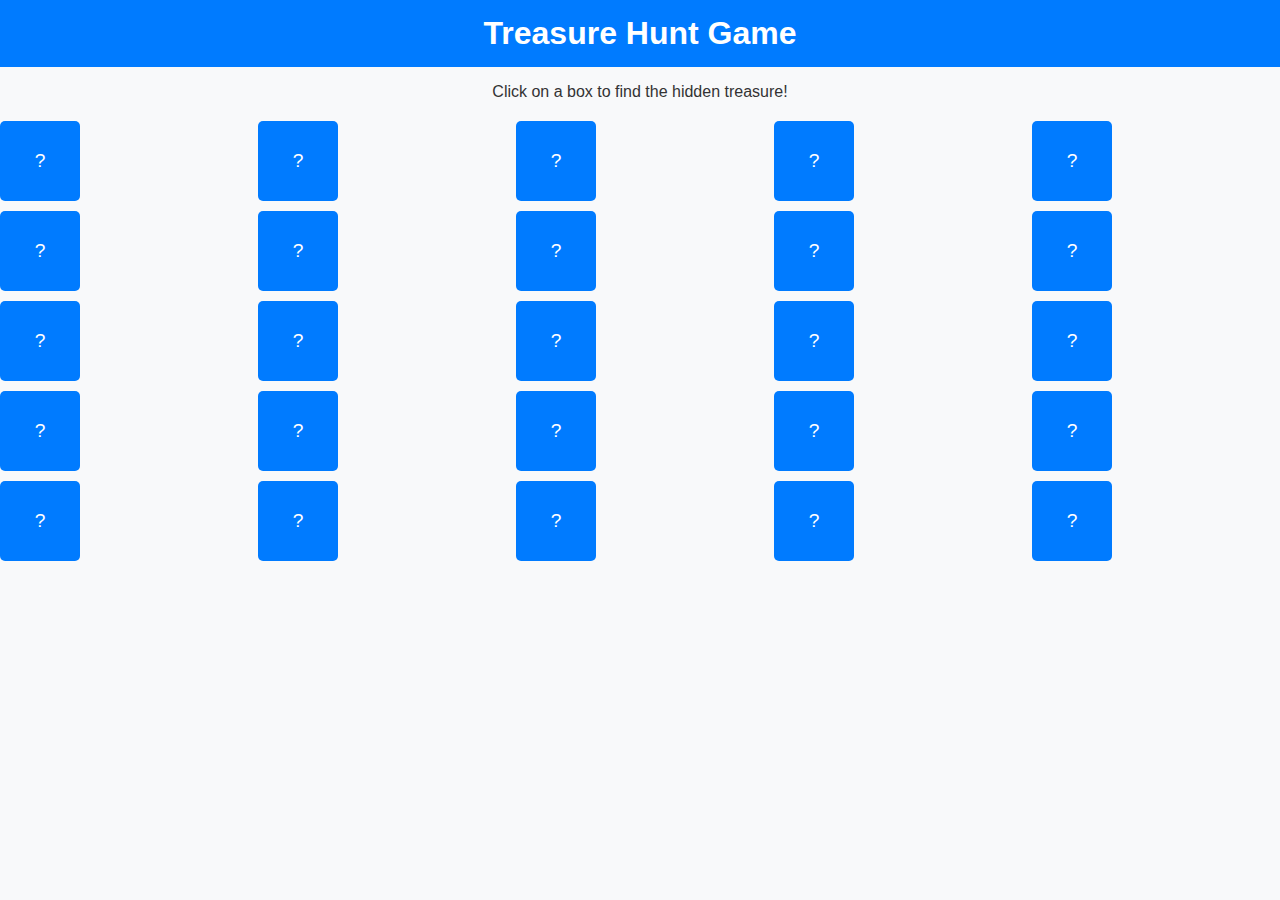
<file: game1/index.html>
<!DOCTYPE html>
<html lang="en">
<head>
    <meta charset="UTF-8">
    <meta name="viewport" content="width=device-width, initial-scale=1.0">
    <title>Treasure Hunt</title>
    <style>
        body {
            font-family: Arial, sans-serif;
            text-align: center;
            background-color: #f8f9fa;
            color: #333;
            margin: 0;
            padding: 0;
        }
        h1 {
            background-color: #007bff;
            color: white;
            padding: 15px;
            margin: 0;
        }
        .container {
            margin-top: 20px;
            display: grid;
            grid-template-columns: repeat(5, 1fr);
            gap: 10px;
            justify-content: center;
        }
        .box {
            width: 80px;
            height: 80px;
            background-color: #007bff;
            color: white;
            display: flex;
            align-items: center;
            justify-content: center;
            font-size: 1.2em;
            cursor: pointer;
            border-radius: 5px;
            transition: transform 0.2s;
        }
        .box:hover {
            transform: scale(1.1);
        }
        .hidden {
            background-color: #6c757d;
            cursor: not-allowed;
        }
        #result {
            margin-top: 20px;
            font-size: 1.2em;
        }
    </style>
</head>
<body>
    <h1>Treasure Hunt Game</h1>
    <p>Click on a box to find the hidden treasure!</p>
    <div class="container" id="game-board"></div>
    <div id="result"></div>

    <script>
        // Initialize variables
        const treasureIndex = Math.floor(Math.random() * 25); // Random number between 0 and 24
        const gameBoard = document.getElementById("game-board");
        const resultDiv = document.getElementById("result");

        // Create 25 boxes
        for (let i = 0; i < 25; i++) {
            const box = document.createElement("div");
            box.className = "box";
            box.textContent = "?";
            box.addEventListener("click", () => {
                if (box.classList.contains("hidden")) return;

                if (i === treasureIndex) {
                    box.textContent = "💎";
                    box.style.backgroundColor = "#28a745";
                    resultDiv.textContent = "You found the treasure!";
                    disableAllBoxes();
                } else {
                    box.textContent = "X";
                    box.style.backgroundColor = "#dc3545";
                    box.classList.add("hidden");
                }
            });
            gameBoard.appendChild(box);
        }

        // Disable all boxes after treasure is found
        function disableAllBoxes() {
            const boxes = document.querySelectorAll(".box");
            boxes.forEach(box => box.classList.add("hidden"));
        }
    </script>
</body>
</html>
</file>
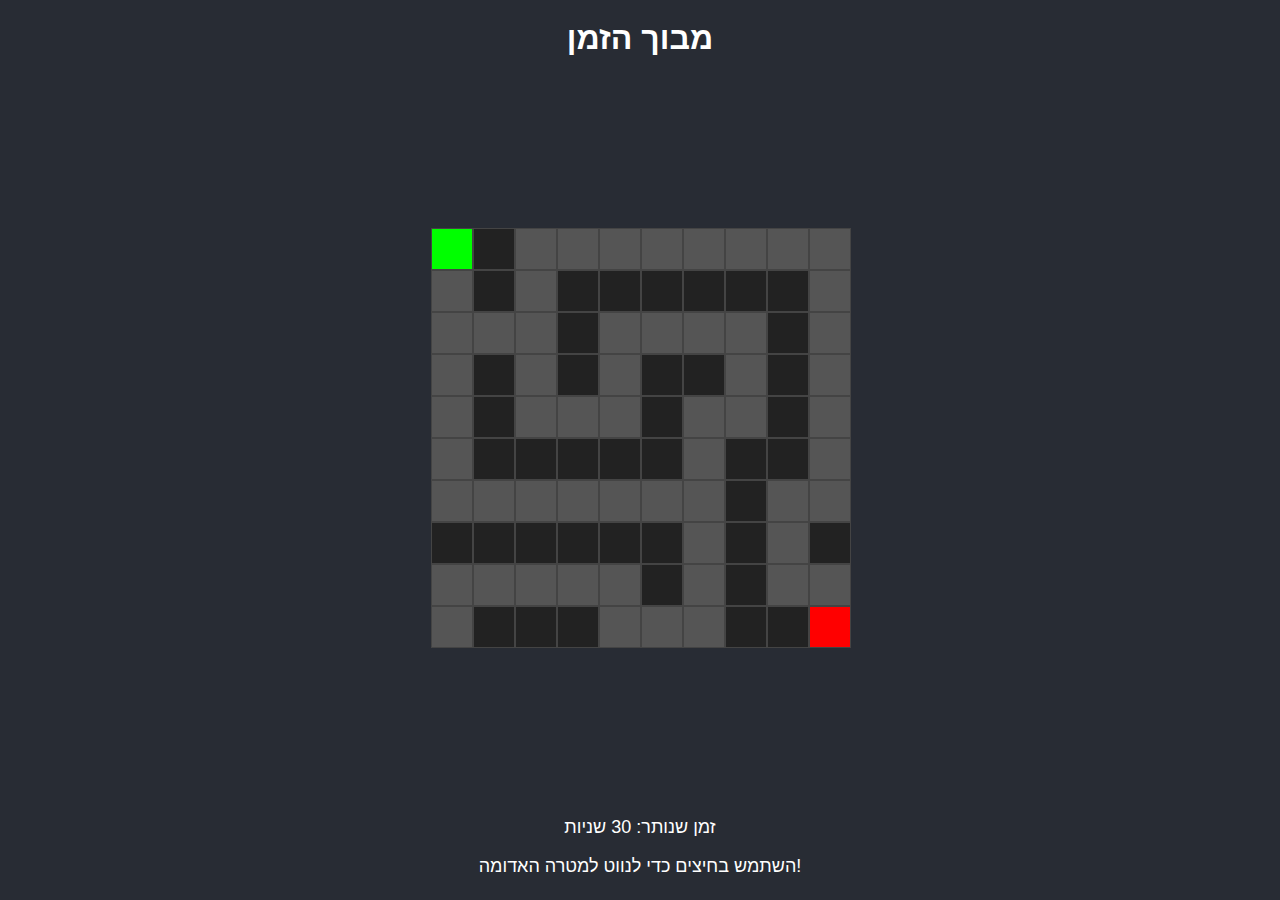
<file: game2/index.html>
<!DOCTYPE html>
<html lang="en">
<head>
    <meta charset="UTF-8">
    <meta name="viewport" content="width=device-width, initial-scale=1.0">
    <title>מבוך הזמן</title>
    <style>
        body {
            font-family: Arial, sans-serif;
            text-align: center;
            margin: 0;
            background-color: #282c34;
            color: #ffffff;
        }
        h1 {
            margin: 20px 0;
        }
        #game-container {
            display: flex;
            justify-content: center;
            align-items: center;
            height: 80vh;
        }
        #maze {
            display: grid;
            grid-template-columns: repeat(10, 40px);
            grid-template-rows: repeat(10, 40px);
            gap: 2px;
        }
        .cell {
            width: 40px;
            height: 40px;
            background-color: #555;
            border: 1px solid #444;
        }
        .wall {
            background-color: #222;
        }
        .player {
            background-color: #00ff00;
        }
        .exit {
            background-color: #ff0000;
        }
        #info {
            margin-top: 20px;
            font-size: 18px;
        }
    </style>
</head>
<body>
    <h1>מבוך הזמן</h1>
    <div id="game-container">
        <div id="maze"></div>
    </div>
    <div id="info">
        <p>זמן שנותר: <span id="timer">30</span> שניות</p>
        <p>השתמש בחיצים כדי לנווט למטרה האדומה!</p>
    </div>
    <script>
        const mazeContainer = document.getElementById('maze');
        const timerElement = document.getElementById('timer');
        const mazeSize = 10;
        const playerPosition = { x: 0, y: 0 };
        const exitPosition = { x: 9, y: 9 };
        const maze = [
            [0, 1, 0, 0, 0, 0, 0, 0, 0, 0],
            [0, 1, 0, 1, 1, 1, 1, 1, 1, 0],
            [0, 0, 0, 1, 0, 0, 0, 0, 1, 0],
            [0, 1, 0, 1, 0, 1, 1, 0, 1, 0],
            [0, 1, 0, 0, 0, 1, 0, 0, 1, 0],
            [0, 1, 1, 1, 1, 1, 0, 1, 1, 0],
            [0, 0, 0, 0, 0, 0, 0, 1, 0, 0],
            [1, 1, 1, 1, 1, 1, 0, 1, 0, 1],
            [0, 0, 0, 0, 0, 1, 0, 1, 0, 0],
            [0, 1, 1, 1, 0, 0, 0, 1, 1, 0]
        ];
        let timeRemaining = 30;
        let gameInterval;

        function createMaze() {
            mazeContainer.innerHTML = '';
            for (let y = 0; y < mazeSize; y++) {
                for (let x = 0; x < mazeSize; x++) {
                    const cell = document.createElement('div');
                    cell.classList.add('cell');
                    if (maze[y][x] === 1) {
                        cell.classList.add('wall');
                    }
                    if (x === playerPosition.x && y === playerPosition.y) {
                        cell.classList.add('player');
                    }
                    if (x === exitPosition.x && y === exitPosition.y) {
                        cell.classList.add('exit');
                    }
                    mazeContainer.appendChild(cell);
                }
            }
        }

        function movePlayer(dx, dy) {
            const newX = playerPosition.x + dx;
            const newY = playerPosition.y + dy;

            if (
                newX >= 0 &&
                newX < mazeSize &&
                newY >= 0 &&
                newY < mazeSize &&
                maze[newY][newX] === 0
            ) {
                playerPosition.x = newX;
                playerPosition.y = newY;
                createMaze();

                if (newX === exitPosition.x && newY === exitPosition.y) {
                    clearInterval(gameInterval);
                    alert('ניצחת! הצלחת לצאת מהמבוך בזמן!');
                }
            }
        }

        function startGame() {
            gameInterval = setInterval(() => {
                timeRemaining--;
                timerElement.textContent = timeRemaining;
                if (timeRemaining === 0) {
                    clearInterval(gameInterval);
                    alert('נגמר הזמן! הפסדת!');
                }
            }, 1000);
        }

        document.addEventListener('keydown', (e) => {
            switch (e.key) {
                case 'ArrowUp':
                    movePlayer(0, -1);
                    break;
                case 'ArrowDown':
                    movePlayer(0, 1);
                    break;
                case 'ArrowLeft':
                    movePlayer(-1, 0);
                    break;
                case 'ArrowRight':
                    movePlayer(1, 0);
                    break;
            }
        });

        createMaze();
        startGame();
    </script>
</body>
</html>
</file>
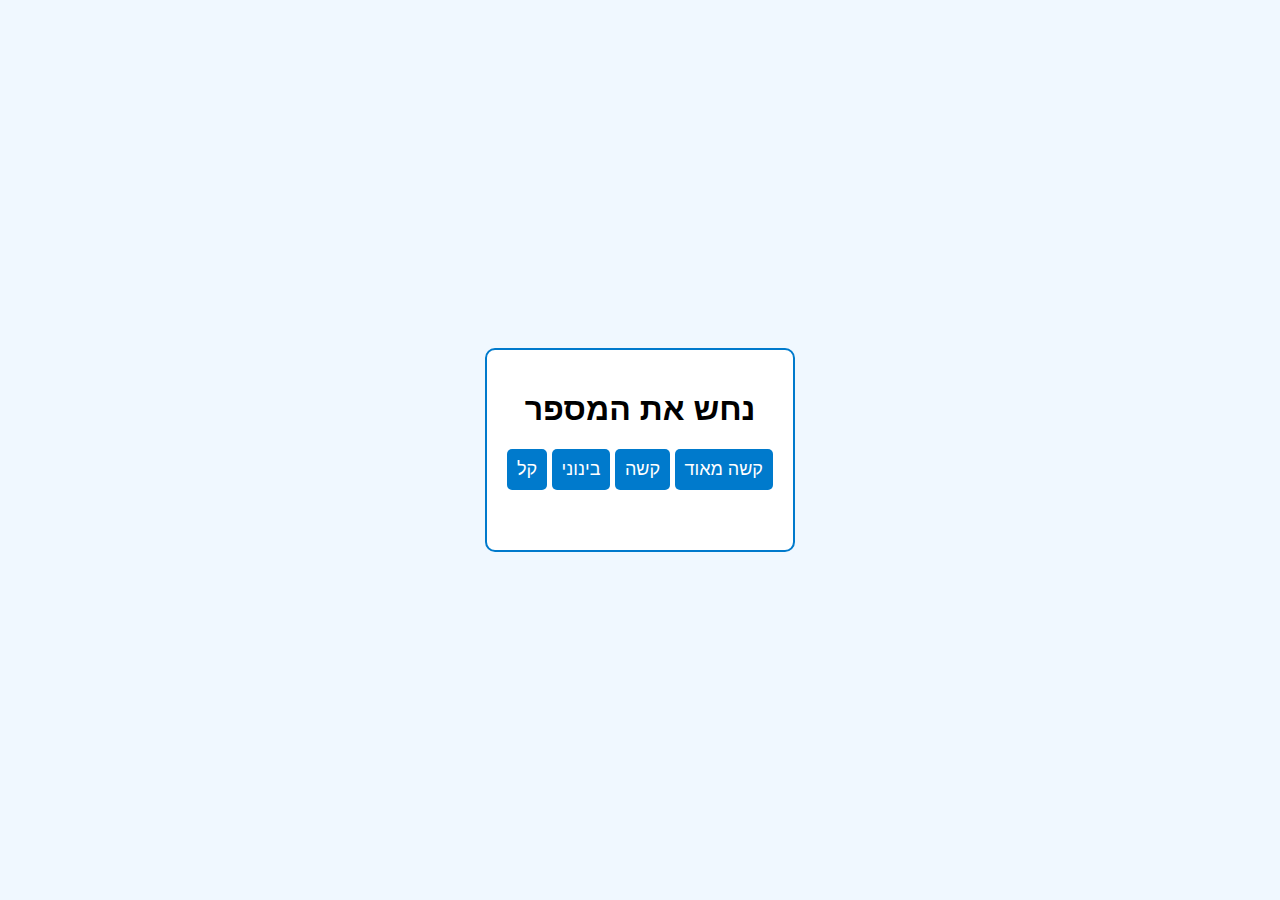
<file: game3/index.html>
<!DOCTYPE html>
<html lang="he">
<head>
    <meta charset="UTF-8">
    <meta name="viewport" content="width=device-width, initial-scale=1.0">
    <title>נחש את המספר</title>
    <style>
        body {
            display: flex;
            flex-direction: column;
            align-items: center;
            justify-content: center;
            height: 100vh;
            margin: 0;
            font-family: Arial, sans-serif;
            background-color: #f0f8ff;
        }
        #gameArea {
            display: flex;
            flex-direction: column;
            align-items: center;
            background-color: #ffffff;
            border: 2px solid #007acc;
            padding: 20px;
            border-radius: 10px;
        }
        #message {
            margin: 20px 0;
            font-size: 24px;
        }
        #inputArea {
            display: flex;
            flex-direction: column;
            align-items: center;
        }
        input[type="number"] {
            padding: 5px;
            font-size: 18px;
            margin-bottom: 10px;
        }
        button {
            padding: 10px;
            font-size: 18px;
            cursor: pointer;
            background-color: #007acc;
            color: #fff;
            border: none;
            border-radius: 5px;
        }
        button:hover {
            background-color: #005f99;
        }
    </style>
</head>
<body>
    <div id="gameArea">
        <h1>נחש את המספר</h1>
        <div id="difficulty">
            <button onclick="setDifficulty('easy')">קל</button>
            <button onclick="setDifficulty('medium')">בינוני</button>
            <button onclick="setDifficulty('hard')">קשה</button>
            <button onclick="setDifficulty('extreme')">קשה מאוד</button>
        </div>
        <div id="message"></div>
        <div id="inputArea" style="display: none;">
            <input type="number" id="guessInput" placeholder="הזן את הניחוש שלך">
            <button onclick="checkGuess()">נחש</button>
        </div>
    </div>
    <script>
        let randomNumber;
        let attempts;
        let maxNumber;
        let difficultyLevels = {
            easy: 10,
            medium: 50,
            hard: 100,
            extreme: 1000
        };

        function setDifficulty(level) {
            maxNumber = difficultyLevels[level];
            attempts = 0;
            randomNumber = Math.floor(Math.random() * maxNumber) + 1;
            document.getElementById('message').textContent = `נחש מספר בין 1 ל-${maxNumber}:`;
            document.getElementById('inputArea').style.display = 'flex';
            document.getElementById('guessInput').value = '';
        }

        function checkGuess() {
            const guess = Number(document.getElementById('guessInput').value);
            attempts++;
            if (guess === randomNumber) {
                document.getElementById('message').textContent = `כל הכבוד! ניחשת נכון אחרי ${attempts} נסיונות.`;
                document.getElementById('inputArea').style.display = 'none';
            } else if (guess < randomNumber) {
                document.getElementById('message').textContent = `המספר גבוה יותר. נסה שוב.`;
            } else {
                document.getElementById('message').textContent = `המספר נמוך יותר. נסה שוב.`;
            }
        }
    </script>
</body>
</html>
</file>
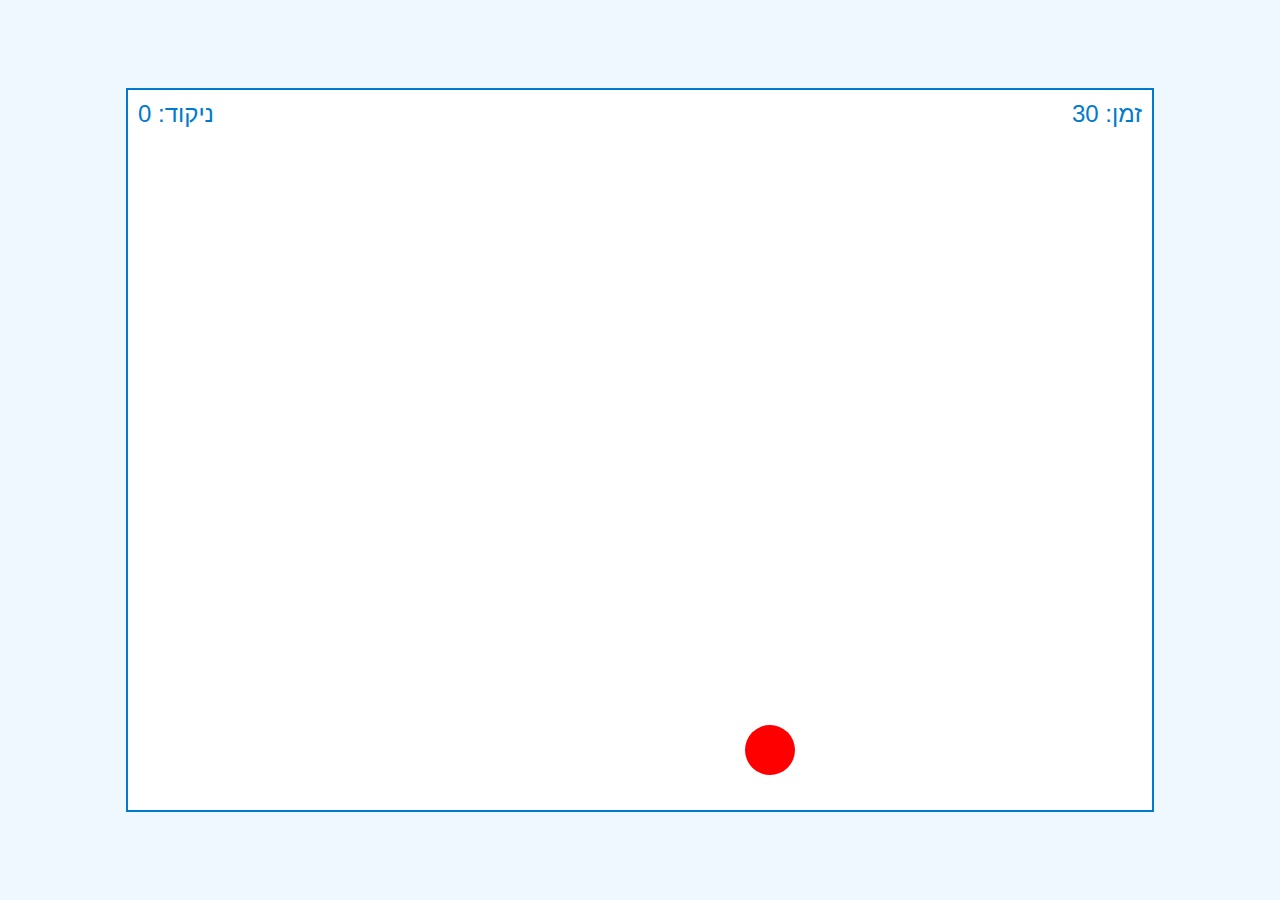
<file: game4/index.html>
<!DOCTYPE html>
<html lang="he">
<head>
    <meta charset="UTF-8">
    <meta name="viewport" content="width=device-width, initial-scale=1.0">
    <title>משחק קליק מתקדם</title>
    <style>
        body {
            display: flex;
            justify-content: center;
            align-items: center;
            height: 100vh;
            margin: 0;
            font-family: Arial, sans-serif;
            background-color: #f0f8ff;
        }
        #gameArea {
            position: relative;
            width: 80vw;
            height: 80vh;
            background-color: #ffffff;
            border: 2px solid #007acc;
            overflow: hidden;
        }
        .target {
            position: absolute;
            width: 50px;
            height: 50px;
            background-color: red;
            border-radius: 50%;
            cursor: pointer;
            transition: transform 0.2s;
        }
        #score {
            position: absolute;
            top: 10px;
            left: 10px;
            font-size: 24px;
            color: #007acc;
        }
        #timer {
            position: absolute;
            top: 10px;
            right: 10px;
            font-size: 24px;
            color: #007acc;
        }
        #gameOver {
            display: none;
            position: absolute;
            top: 50%;
            left: 50%;
            transform: translate(-50%, -50%);
            text-align: center;
        }
    </style>
</head>
<body>
    <div id="gameArea">
        <div id="score">ניקוד: 0</div>
        <div id="timer">זמן: 30</div>
        <div id="gameOver">
            <h1>המשחק נגמר!</h1>
            <p>הניקוד שלך: <span id="finalScore"></span></p>
            <button onclick="restartGame()">התחל מחדש</button>
        </div>
    </div>
    <script>
        const gameArea = document.getElementById('gameArea');
        const scoreDisplay = document.getElementById('score');
        const timerDisplay = document.getElementById('timer');
        const gameOverDisplay = document.getElementById('gameOver');
        const finalScoreDisplay = document.getElementById('finalScore');
        let score = 0;
        let timeLeft = 30;
        let targetSpeed = 1000; // זמן במילישניות לזוזות המטרה

        function getRandomPosition() {
            const x = Math.floor(Math.random() * (gameArea.clientWidth - 50));
            const y = Math.floor(Math.random() * (gameArea.clientHeight - 50));
            return { x, y };
        }

        function createTarget() {
            const target = document.createElement('div');
            target.className = 'target';
            let { x, y } = getRandomPosition();
            target.style.left = `${x}px`;
            target.style.top = `${y}px`;

            target.addEventListener('click', () => {
                gameArea.removeChild(target);
                score++;
                scoreDisplay.textContent = `ניקוד: ${score}`;
                targetSpeed = Math.max(300, targetSpeed - 50); // מקטינים את זמן ההזזה כדי להגדיל את הקושי
                createTarget();
            });

            gameArea.appendChild(target);
            moveTarget(target);
        }

        function moveTarget(target) {
            setInterval(() => {
                let { x, y } = getRandomPosition();
                target.style.transform = `translate(${x - target.offsetLeft}px, ${y - target.offsetTop}px)`;
            }, targetSpeed);
        }

        function startGame() {
            score = 0;
            timeLeft = 30;
            targetSpeed = 1000;
            scoreDisplay.textContent = `ניקוד: ${score}`;
            timerDisplay.textContent = `זמן: ${timeLeft}`;
            gameOverDisplay.style.display = 'none';

            createTarget();
            const timer = setInterval(() => {
                timeLeft--;
                timerDisplay.textContent = `זמן: ${timeLeft}`;
                if (timeLeft <= 0) {
                    clearInterval(timer);
                    endGame();
                }
            }, 1000);
        }

        function endGame() {
            gameArea.innerHTML = '';
            gameOverDisplay.style.display = 'block';
            finalScoreDisplay.textContent = score;
        }

        function restartGame() {
            gameArea.innerHTML = '<div id="score">ניקוד: 0</div><div id="timer">זמן: 30</div>';
            gameArea.appendChild(gameOverDisplay);
            startGame();
        }

        startGame();
    </script>
</body>
</html>
</file>
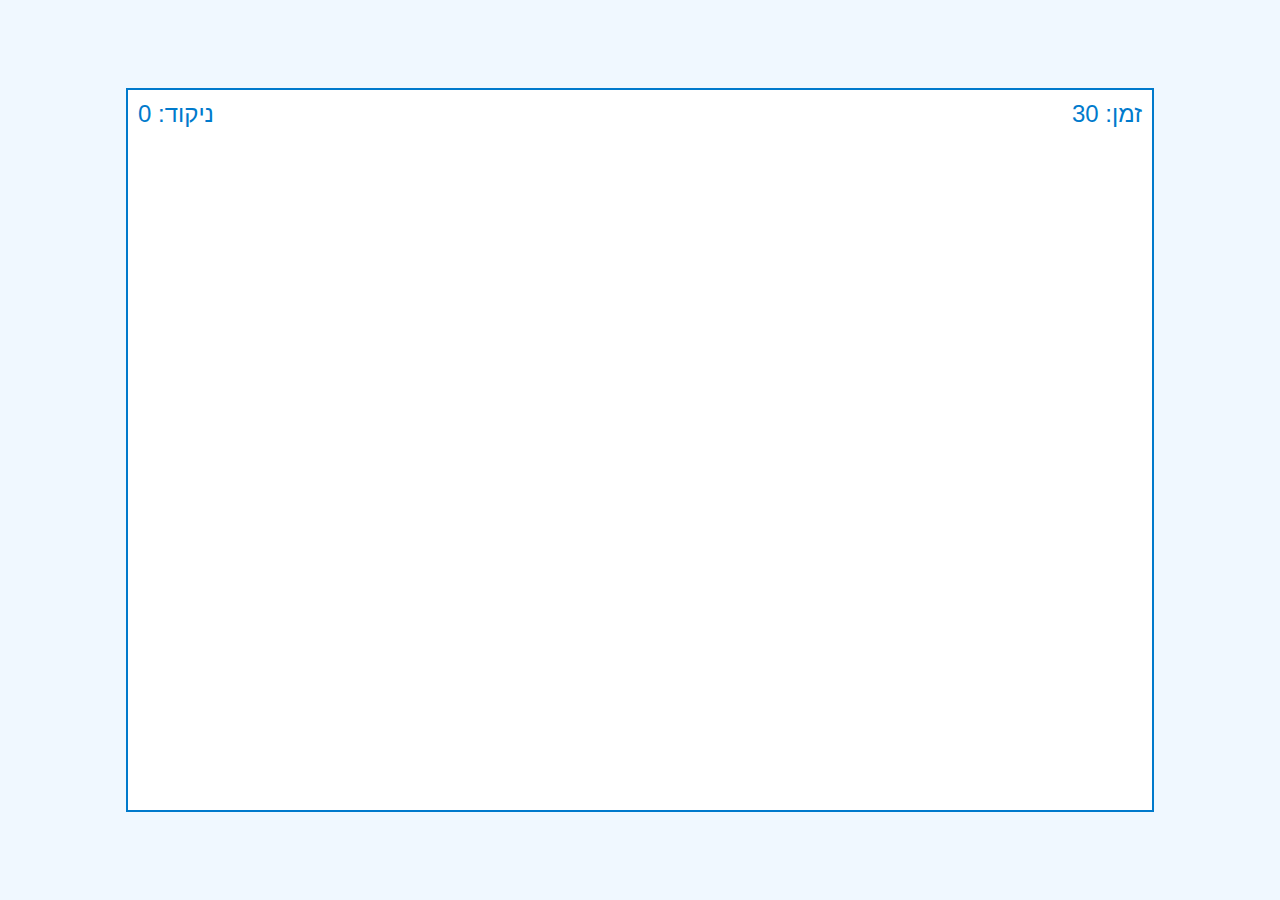
<file: Game5/index.html>
<!DOCTYPE html>
<html lang="he">
<head>
    <meta charset="UTF-8">
    <meta name="viewport" content="width=device-width, initial-scale=1.0">
    <title>משחק פיצוץ בלונים</title>
    <style>
        body {
            display: flex;
            justify-content: center;
            align-items: center;
            height: 100vh;
            margin: 0;
            font-family: Arial, sans-serif;
            background-color: #f0f8ff;
        }
        #gameArea {
            position: relative;
            width: 80vw;
            height: 80vh;
            background-color: #ffffff;
            border: 2px solid #007acc;
            overflow: hidden;
        }
        .balloon {
            position: absolute;
            width: 50px;
            height: 70px;
            background-color: red;
            border-radius: 50% 50% 50% 50% / 60% 60% 40% 40%;
            cursor: pointer;
        }
        .badBalloon {
            background-color: black;
        }
        #score {
            position: absolute;
            top: 10px;
            left: 10px;
            font-size: 24px;
            color: #007acc;
        }
        #timer {
            position: absolute;
            top: 10px;
            right: 10px;
            font-size: 24px;
            color: #007acc;
        }
        #gameOver {
            display: none;
            position: absolute;
            top: 50%;
            left: 50%;
            transform: translate(-50%, -50%);
            text-align: center;
        }
    </style>
</head>
<body>
    <div id="gameArea">
        <div id="score">ניקוד: 0</div>
        <div id="timer">זמן: 30</div>
        <div id="gameOver">
            <h1>המשחק נגמר!</h1>
            <p>הניקוד שלך: <span id="finalScore"></span></p>
            <button onclick="restartGame()">התחל מחדש</button>
        </div>
    </div>
    <script>
        const gameArea = document.getElementById('gameArea');
        const.getElementById('score');
        const timerDisplay = document.getElementById('timer');
        const gameOverDisplay = document.getElementById('gameOver');
        const finalScoreDisplay = document.getElementById('finalScore');
        let score = 0;
        let timeLeft = 30;
        let balloonInterval;

        function getRandomPosition() {
            const x = Math.floor(Math.random() * (gameArea.clientWidth - 50));
            const y = gameArea.clientHeight;
            return { x, y };
        }

        function createBalloon() {
            const balloon = document.createElement('div');
            balloon.className = 'balloon';
            if (Math.random() > 0.8) {
                balloon.classList.add('badBalloon'); // אחד מכל חמישה בלונים יהיה רע
            }
            let { x, y } = getRandomPosition();
            balloon.style.left = `${x}px`;
            balloon.style.top = `${y}px`;

            balloon.addEventListener('click', () => {
                gameArea.removeChild(balloon);
                if (balloon.classList.contains('badBalloon')) {
                    score = Math.max(0, score - 5); // בלון רע מוריד ניקוד
                } else {
                    score++;
                }
                scoreDisplay.textContent = `ניקוד: ${score}`;
            });

            gameArea.appendChild(balloon);
            moveBalloon(balloon);
        }

        function moveBalloon(balloon) {
            const moveInterval = setInterval(() => {
                const currentTop = parseInt(balloon.style.top);
                if (currentTop <= -70) {
                    gameArea.removeChild(balloon);
                    clearInterval(moveInterval);
                } else {
                    balloon.style.top = `${currentTop - 5}px`;
                }
            }, 50);
        }

        function startGame() {
            score = 0;
            timeLeft = 30;
            scoreDisplay.textContent = `ניקוד: ${score}`;
            timerDisplay.textContent = `זמן: ${timeLeft}`;
            gameOverDisplay.style.display = 'none';

            balloonInterval = setInterval(createBalloon, 1000);
            const timer = setInterval(() => {
                timeLeft--;
                timerDisplay.textContent = `זמן: ${timeLeft}`;
                if (timeLeft <= 0) {
                    clearInterval(timer);
                    clearInterval(balloonInterval);
                    endGame();
                }
            }, 1000);
        }

        function endGame() {
            gameArea.innerHTML = '';
            gameOverDisplay.style.display = 'block';
            finalScoreDisplay.textContent = score;
        }

        function restartGame() {
            gameArea.innerHTML = '<div id="score">ניקוד: 0</div><div id="timer">זמן: 30</div>';
            gameArea.appendChild(gameOverDisplay);
            startGame();
        }

        startGame();
    </script>
</body>
</html>
</file>
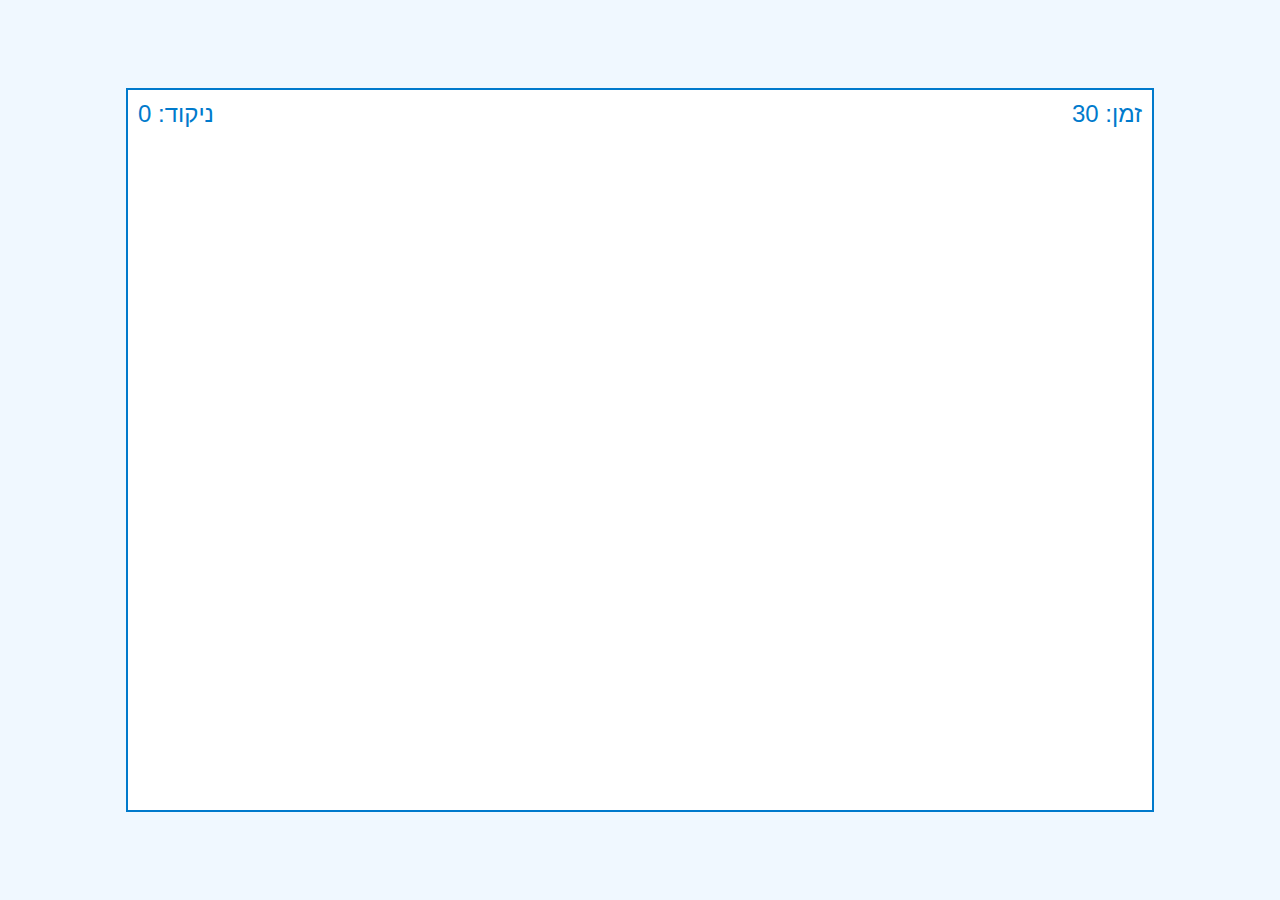
<file: game5/index.html>
<!DOCTYPE html>
<html lang="he">
<head>
    <meta charset="UTF-8">
    <meta name="viewport" content="width=device-width, initial-scale=1.0">
    <title>משחק פיצוץ בלונים</title>
    <style>
        body {
            display: flex;
            justify-content: center;
            align-items: center;
            height: 100vh;
            margin: 0;
            font-family: Arial, sans-serif;
            background-color: #f0f8ff;
        }
        #gameArea {
            position: relative;
            width: 80vw;
            height: 80vh;
            background-color: #ffffff;
            border: 2px solid #007acc;
            overflow: hidden;
        }
        .balloon {
            position: absolute;
            width: 50px;
            height: 70px;
            background-color: red;
            border-radius: 50% 50% 50% 50% / 60% 60% 40% 40%;
            cursor: pointer;
        }
        .badBalloon {
            background-color: black;
        }
        #score {
            position: absolute;
            top: 10px;
            left: 10px;
            font-size: 24px;
            color: #007acc;
        }
        #timer {
            position: absolute;
            top: 10px;
            right: 10px;
            font-size: 24px;
            color: #007acc;
        }
        #gameOver {
            display: none;
            position: absolute;
            top: 50%;
            left: 50%;
            transform: translate(-50%, -50%);
            text-align: center;
        }
    </style>
</head>
<body>
    <div id="gameArea">
        <div id="score">ניקוד: 0</div>
        <div id="timer">זמן: 30</div>
        <div id="gameOver">
            <h1>המשחק נגמר!</h1>
            <p>הניקוד שלך: <span id="finalScore"></span></p>
            <button onclick="restartGame()">התחל מחדש</button>
        </div>
    </div>
    <script>
        const gameArea = document.getElementById('gameArea');
        const scoreDisplay = document.getElementById('score');
        const timerDisplay = document.getElementById('timer');
        const gameOverDisplay = document.getElementById('gameOver');
        const finalScoreDisplay = document.getElementById('finalScore');
        let score = 0;
        let timeLeft = 30;
        let balloonInterval;

        function getRandomPosition() {
            const x = Math.floor(Math.random() * (gameArea.clientWidth - 50));
            const y = gameArea.clientHeight;
            return { x, y };
        }

        function createBalloon() {
            const balloon = document.createElement('div');
            balloon.className = 'balloon';
            if (Math.random() > 0.8) {
                balloon.classList.add('badBalloon'); // אחד מכל חמישה בלונים יהיה רע
            }
            let { x, y } = getRandomPosition();
            balloon.style.left = `${x}px`;
            balloon.style.top = `${y}px`;

            balloon.addEventListener('click', () => {
                gameArea.removeChild(balloon);
                if (balloon.classList.contains('badBalloon')) {
                    score = Math.max(0, score - 5); // בלון רע מוריד ניקוד
                } else {
                    score++;
                }
                scoreDisplay.textContent = `ניקוד: ${score}`;
            });

            gameArea.appendChild(balloon);
            moveBalloon(balloon);
        }

        function moveBalloon(balloon) {
            const moveInterval = setInterval(() => {
                const currentTop = parseInt(balloon.style.top);
                if (currentTop <= -70) {
                    gameArea.removeChild(balloon);
                    clearInterval(moveInterval);
                } else {
                    balloon.style.top = `${currentTop - 5}px`;
                }
            }, 50);
        }

        function startGame() {
            score = 0;
            timeLeft = 30;
            scoreDisplay.textContent = `ניקוד: ${score}`;
            timerDisplay.textContent = `זמן: ${timeLeft}`;
            gameOverDisplay.style.display = 'none';

            balloonInterval = setInterval(createBalloon, 1000);
            const timer = setInterval(() => {
                timeLeft--;
                timerDisplay.textContent = `זמן: ${timeLeft}`;
                if (timeLeft <= 0) {
                    clearInterval(timer);
                    clearInterval(balloonInterval);
                    endGame();
                }
            }, 1000);
        }

        function endGame() {
            gameArea.innerHTML = '';
            gameOverDisplay.style.display = 'block';
            finalScoreDisplay.textContent = score;
        }

        function restartGame() {
            gameArea.innerHTML = '<div id="score">ניקוד: 0</div><div id="timer">זמן: 30</div>';
            gameArea.appendChild(gameOverDisplay);
            startGame();
        }

        startGame();
    </script>
</body>
</html>
</file>
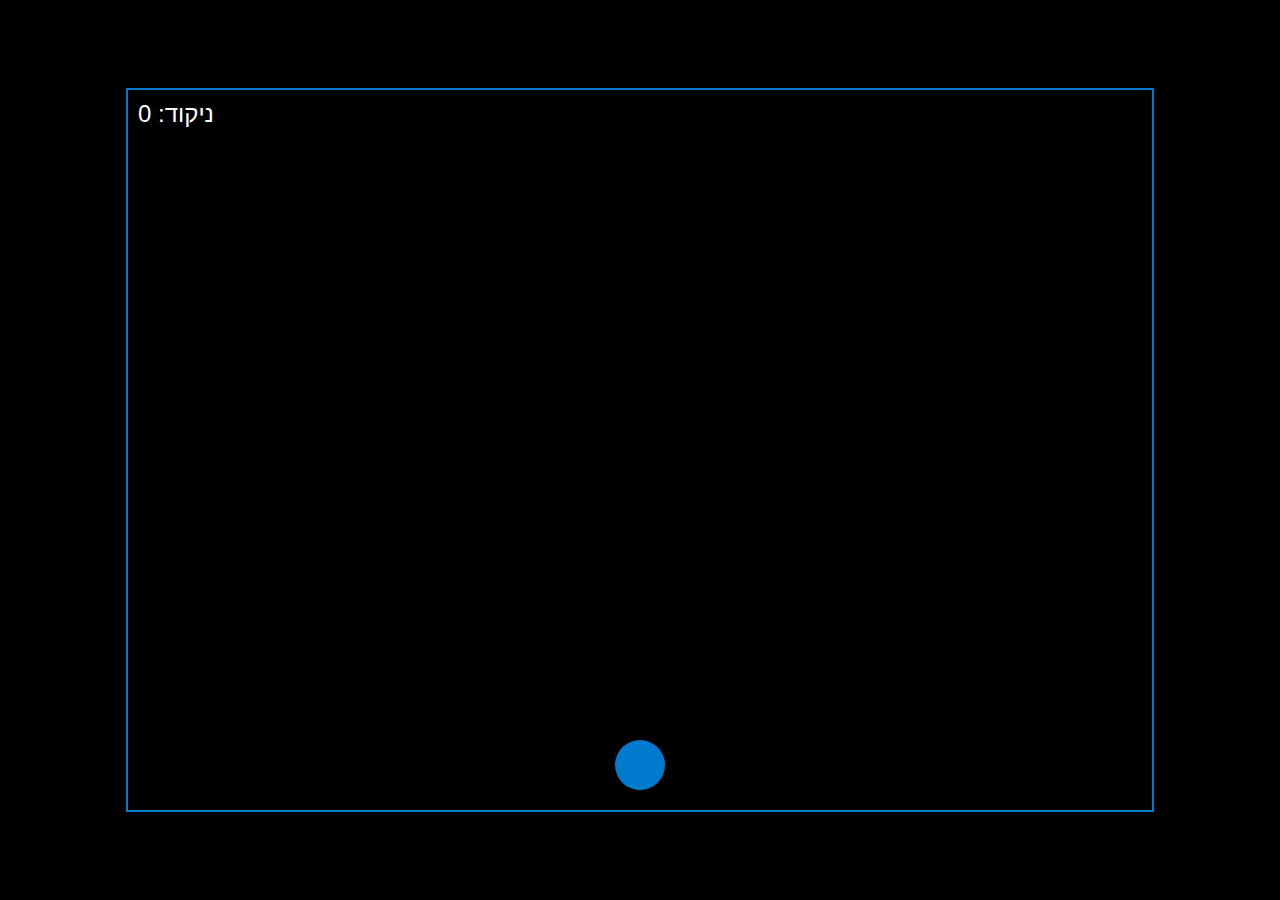
<file: game6/index.html>
<!DOCTYPE html>
<html lang="he">
<head>
    <meta charset="UTF-8">
    <meta name="viewport" content="width=device-width, initial-scale=1.0">
    <title>משחק חלליות</title>
    <style>
        body {
            display: flex;
            justify-content: center;
            align-items: center;
            height: 100vh;
            margin: 0;
            font-family: Arial, sans-serif;
            background-color: #000;
            color: #fff;
        }
        #gameArea {
            position: relative;
            width: 80vw;
            height: 80vh;
            background-color: #000;
            border: 2px solid #007acc;
            overflow: hidden;
        }
        .spaceship {
            position: absolute;
            bottom: 20px;
            left: 50%;
            transform: translateX(-50%);
            width: 50px;
            height: 50px;
            background-color: #007acc;
            border-radius: 50%;
        }
        .obstacle {
            position: absolute;
            width: 30px;
            height: 30px;
            background-color: red;
            border-radius: 50%;
        }
        #score {
            position: absolute;
            top: 10px;
            left: 10px;
            font-size: 24px;
        }
        #message {
            position: absolute;
            top: 50%;
            left: 50%;
            transform: translate(-50%, -50%);
            font-size: 32px;
            text-align: center;
            display: none;
        }
    </style>
</head>
<body>
    <div id="gameArea">
        <div id="score">ניקוד: 0</div>
        <div id="message">המשחק נגמר!</div>
        <div class="spaceship"></div>
    </div>
    <script>
        const gameArea = document.getElementById('gameArea');
        const scoreDisplay = document.getElementById('score');
        const messageDisplay = document.getElementById('message');
        const spaceship = document.querySelector('.spaceship');
        let score = 0;
        let gameInterval;
        let obstacleSpeed;
        const difficultyLevels = {
            easy: 2000,
            medium: 1500,
            hard: 1000,
            extreme: 500
        };

        let touchStartX = 0;
        let touchEndX = 0;

        document.addEventListener('keydown', moveSpaceship);
        document.addEventListener('touchstart', handleTouchStart, false);
        document.addEventListener('touchend', handleTouchEnd, false);

        function handleTouchStart(event) {
            touchStartX = event.changedTouches[0].screenX;
        }

        function handleTouchEnd(event) {
            touchEndX = event.changedTouches[0].screenX;
            handleGesture();
        }

        function handleGesture() {
            if (touchEndX < touchStartX) {
                moveSpaceship({ key: 'ArrowLeft' });
            }
            if (touchEndX > touchStartX) {
                moveSpaceship({ key: 'ArrowRight' });
            }
        }

        function startGame(level) {
            obstacleSpeed = difficultyLevels[level];
            score = 0;
            scoreDisplay.textContent = `ניקוד: ${score}`;
            messageDisplay.style.display = 'none';

            gameInterval = setInterval(() => {
                createObstacle();
            }, obstacleSpeed);

            gameArea.style.cursor = 'none';
        }

        function endGame() {
            clearInterval(gameInterval);
            document.removeEventListener('keydown', moveSpaceship);
            document.removeEventListener('touchstart', handleTouchStart, false);
            document.removeEventListener('touchend', handleTouchEnd, false);
            messageDisplay.style.display = 'block';
            messageDisplay.textContent = `המשחק נגמר! הניקוד שלך: ${score}`;
        }

        function moveSpaceship(event) {
            const left = parseInt(window.getComputedStyle(spaceship).getPropertyValue('left'));
            if (event.key === 'ArrowLeft' && left > 0) {
                spaceship.style.left = `${left - 10}px`;
            } else if (event.key === 'ArrowRight' && left < gameArea.clientWidth - spaceship.clientWidth) {
                spaceship.style.left = `${left + 10}px`;
            }
        }

        function createObstacle() {
            const obstacle = document.createElement('div');
            obstacle.className = 'obstacle';
            const x = Math.floor(Math.random() * (gameArea.clientWidth - 30));
            obstacle.style.left = `${x}px`;
            gameArea.appendChild(obstacle);
            moveObstacle(obstacle);
        }

        function moveObstacle(obstacle) {
            const moveInterval = setInterval(() => {
                const y = parseInt(window.getComputedStyle(obstacle).getPropertyValue('top')) || 0;
                if (y > gameArea.clientHeight) {
                    clearInterval(moveInterval);
                    gameArea.removeChild(obstacle);
                    score++;
                    scoreDisplay.textContent = `ניקוד: ${score}`;
                } else {
                    obstacle.style.top = `${y + 5}px`;
                }
                if (checkCollision(spaceship, obstacle)) {
                    clearInterval(moveInterval);
                    gameArea.removeChild(obstacle);
                    endGame();
                }
            }, 20);
        }

        function checkCollision(spaceship, obstacle) {
            const spaceshipRect = spaceship.getBoundingClientRect();
            const obstacleRect = obstacle.getBoundingClientRect();

            return !(spaceshipRect.top > obstacleRect.bottom ||
                     spaceshipRect.bottom < obstacleRect.top ||
                     spaceshipRect.left > obstacleRect.right ||
                     spaceshipRect.right < obstacleRect.left);
        }

        // Start the game at easy difficulty for demonstration purposes
        startGame('easy');
    </script>
</body>
</html>
</file>
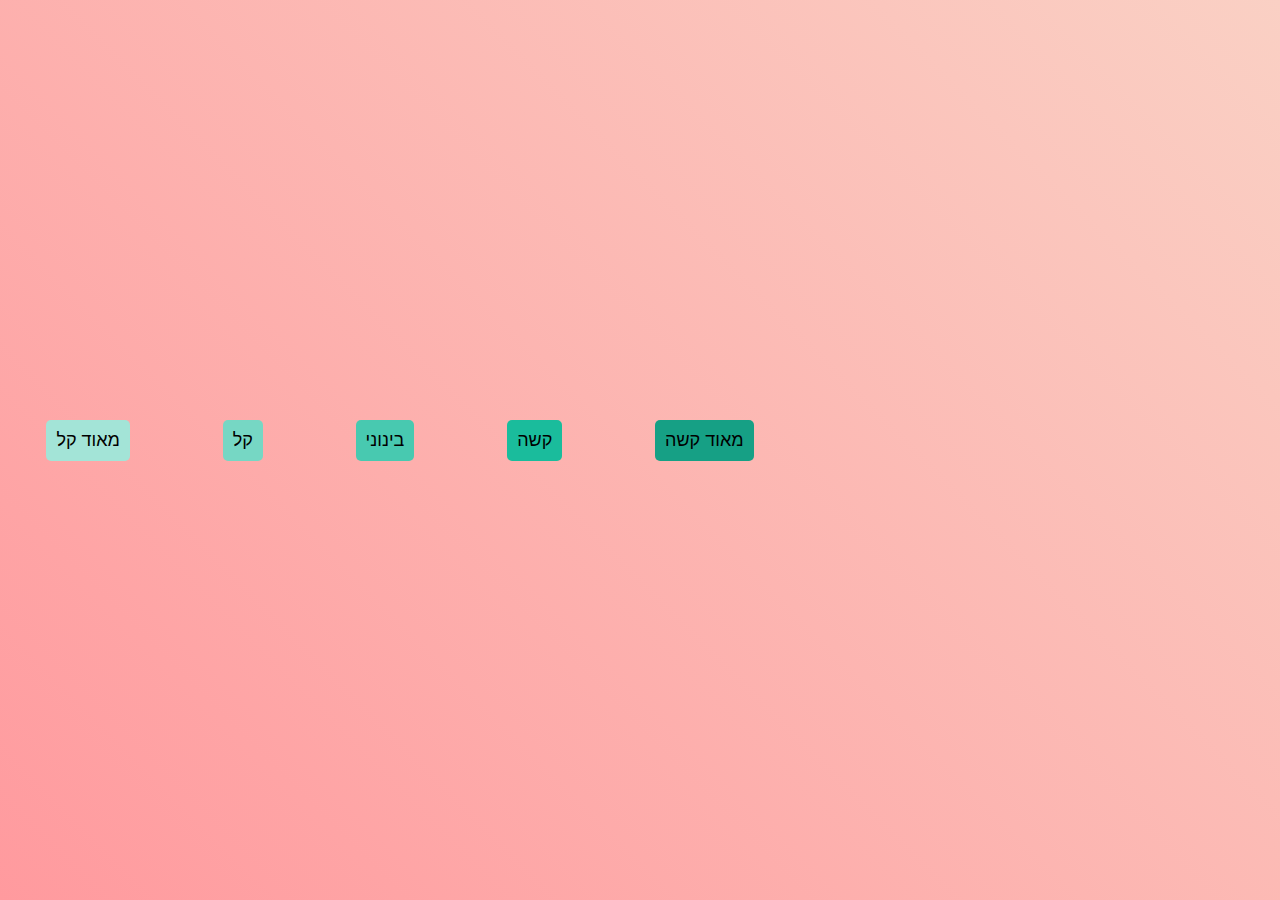
<file: game7/index.html>
<!DOCTYPE html>
<html lang="he">
<head>
    <meta charset="UTF-8">
    <meta name="viewport" content="width=device-width, initial-scale=1.0">
    <title>משחק התאמת זוגות תלת מימדי</title>
    <style>
        body {
            display: flex;
            justify-content: center;
            align-items: center;
            height: 100vh;
            margin: 0;
            font-family: Arial, sans-serif;
            background: linear-gradient(45deg, #ff9a9e 0%, #fad0c4 100%);
            color: #61dafb;
        }
        #gameArea {
            display: flex;
            flex-wrap: wrap;
            width: 60vw;
            height: 60vh;
            perspective: 1000px;
            background-image: url('https://via.placeholder.com/600x600?text=ילד+משחק+בכדור'); /* Placeholder image */
            background-size: cover;
            background-position: center;
        }
        .card {
            width: calc(20% - 10px);
            height: calc(20% - 10px);
            margin: 5px;
            position: relative;
            transform-style: preserve-3d;
            transform: rotateY(0deg);
            transition: transform 0.6s;
            border-radius: 50%;
            overflow: hidden;
        }
        .card.flip {
            transform: rotateY(180deg);
        }
        .card div {
            position: absolute;
            width: 100%;
            height: 100%;
            backface-visibility: hidden;
            display: flex;
            justify-content: center;
            align-items: center;
            font-size: 2em;
            border-radius: 50%;
        }
        .card .front {
            background-color: #61dafb;
            background-size: cover;
        }
        .card .back {
            background-color: #20232a;
            transform: rotateY(180deg);
            background-image: url('https://via.placeholder.com/100x100'); /* Placeholder image */
            background-size: cover;
        }
        #difficulty {
            display: flex;
            justify-content: space-around;
            width: 100%;
            margin-bottom: 20px;
        }
        button {
            padding: 10px;
            font-size: 18px;
            cursor: pointer;
            border: none;
            border-radius: 5px;
            transition: background-color 0.3s;
        }
        button:hover {
            opacity: 0.8;
        }
        button.veryEasy {
            background-color: #a3e4d7;
        }
        button.easy {
            background-color: #76d7c4;
        }
        button.medium {
            background-color: #48c9b0;
        }
        button.hard {
            background-color: #1abc9c;
        }
        button.veryHard {
            background-color: #16a085;
        }
    </style>
</head>
<body>
    <div id="difficulty">
        <button class="veryEasy" onclick="startGame('veryEasy')">מאוד קל</button>
        <button class="easy" onclick="startGame('easy')">קל</button>
        <button class="medium" onclick="startGame('medium')">בינוני</button>
        <button class="hard" onclick="startGame('hard')">קשה</button>
        <button class="veryHard" onclick="startGame('veryHard')">מאוד קשה</button>
    </div>
    <div id="gameArea"></div>
    <script>
        const gameArea = document.getElementById('gameArea');
        let firstCard = null;
        let secondCard = null;
        let lockBoard = false;
        let pairsFound = 0;
        let totalPairs;

        const levels = {
            veryEasy: [4, 2],
            easy: [6, 3],
            medium: [8, 4],
            hard: [10, 5],
            veryHard: [12, 6]
        };

        function startGame(level) {
            gameArea.innerHTML = '';
            pairsFound = 0;
            const [pairs, stages] = levels[level];
            totalPairs = pairs;
            const shapes = ['⬛', '⬤', '▲', '◆', '✦', '★', '❖']; // Shapes for each level
            const selectedShapes = shapes.slice(0, pairs);
            const symbols = selectedShapes.flatMap(shape => [shape, shape]);
            shuffle(symbols);

            for (let i = 0; i < pairs * 2; i++) {
                const card = document.createElement('div');
                card.classList.add('card');
                card.dataset.value = symbols[i];
                card.innerHTML = `<div class="front">${symbols[i]}</div><div class="back"></div>`;
                card.addEventListener('click', flipCard);
                gameArea.appendChild(card);
            }
        }

        function flipCard() {
            if (lockBoard || this === firstCard) return;
            this.classList.add('flip');

            if (!firstCard) {
                firstCard = this;
                return;
            }

            secondCard = this;
            lockBoard = true;
            checkMatch();
        }

        function checkMatch() {
            const isMatch = firstCard.dataset.value === secondCard.dataset.value;
            isMatch ? disableCards() : unflipCards();
        }

        function disableCards() {
            firstCard.removeEventListener('click', flipCard);
            secondCard.removeEventListener('click', flipCard);
            resetBoard();
            pairsFound++;
            if (pairsFound === totalPairs) {
                setTimeout(() => alert('ניצחת!'), 500);
            }
        }

        function unflipCards() {
            setTimeout(() => {
                firstCard.classList.remove('flip');
                secondCard.classList.remove('flip');
                resetBoard();
            }, 1500);
        }

        function resetBoard() {
            [firstCard, secondCard, lockBoard] = [null, null, false];
        }

        function shuffle(array) {
            for (let i = array.length - 1; i > 0; i--) {
                const j = Math.floor(Math.random() * (i + 1));
                [array[i], array[j]] = [array[j], array[i]];
            }
        }
    </script>
</body>
</html>
</file>
